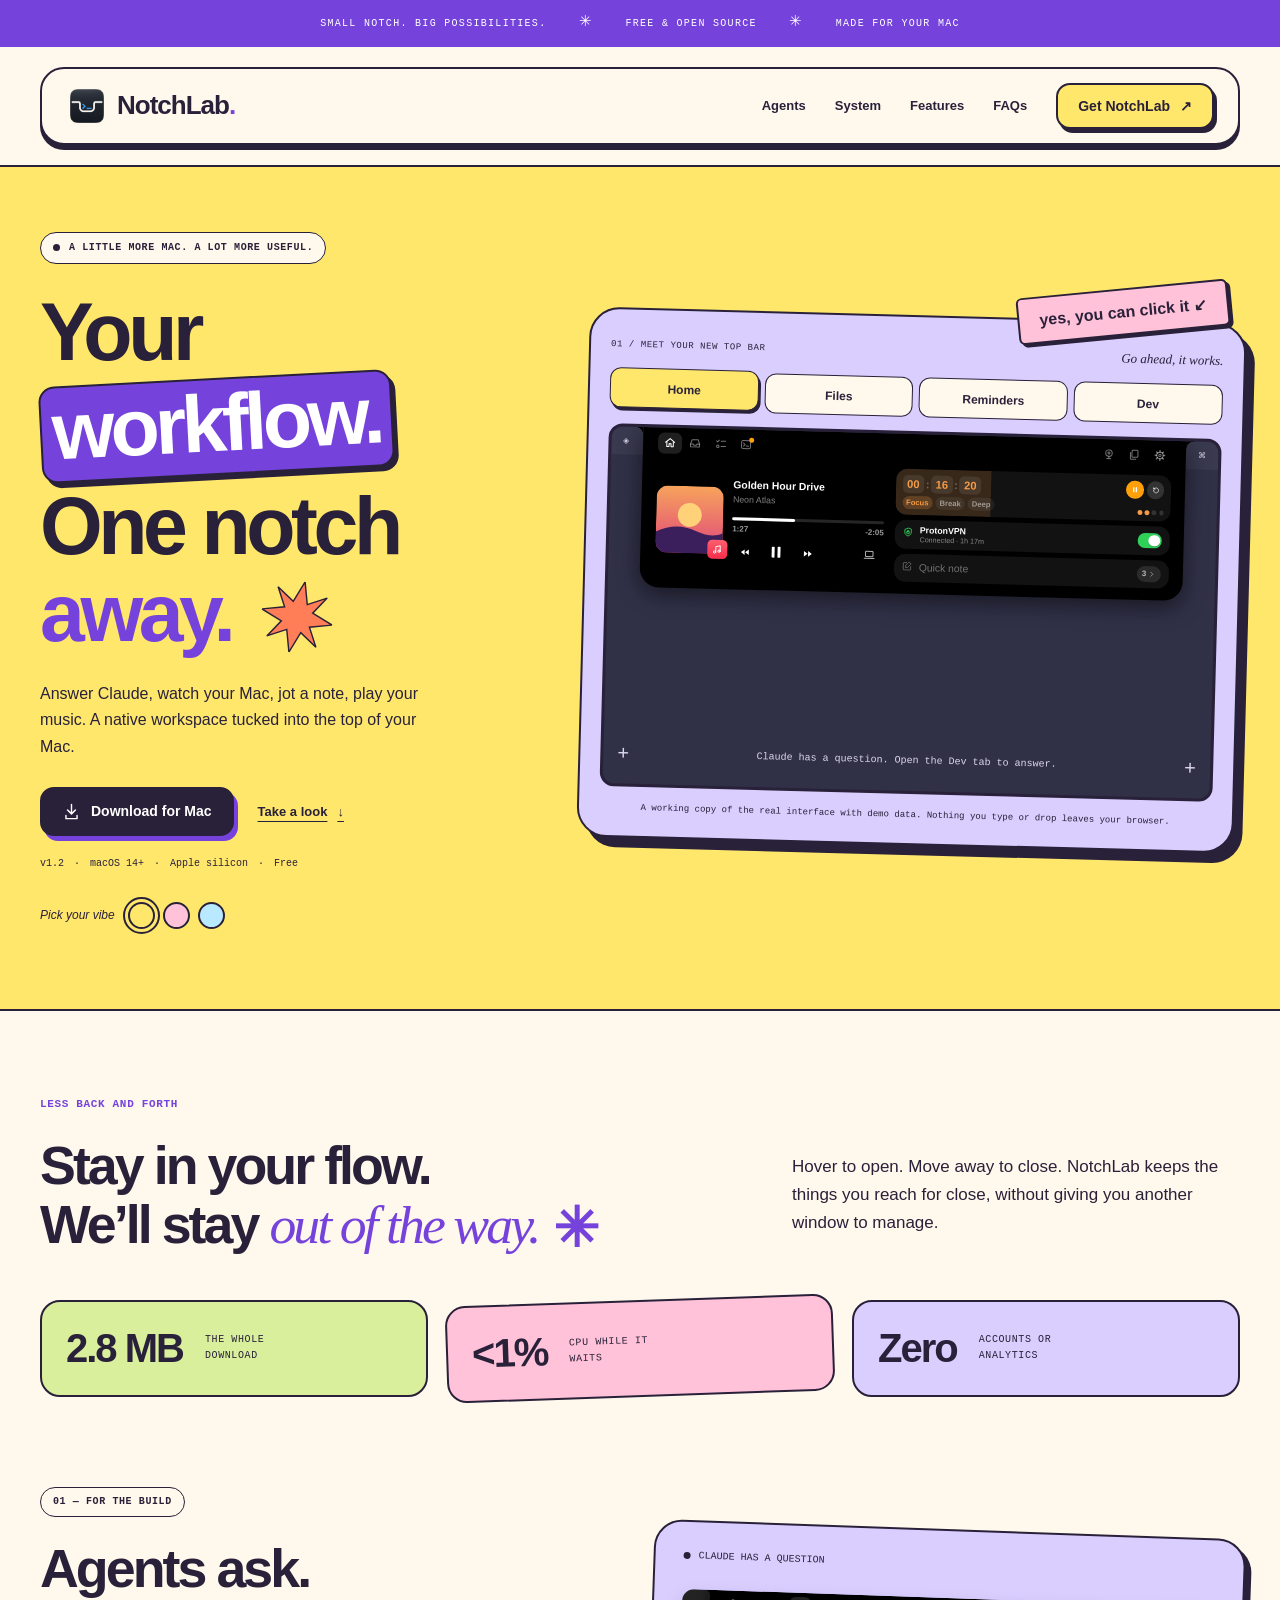
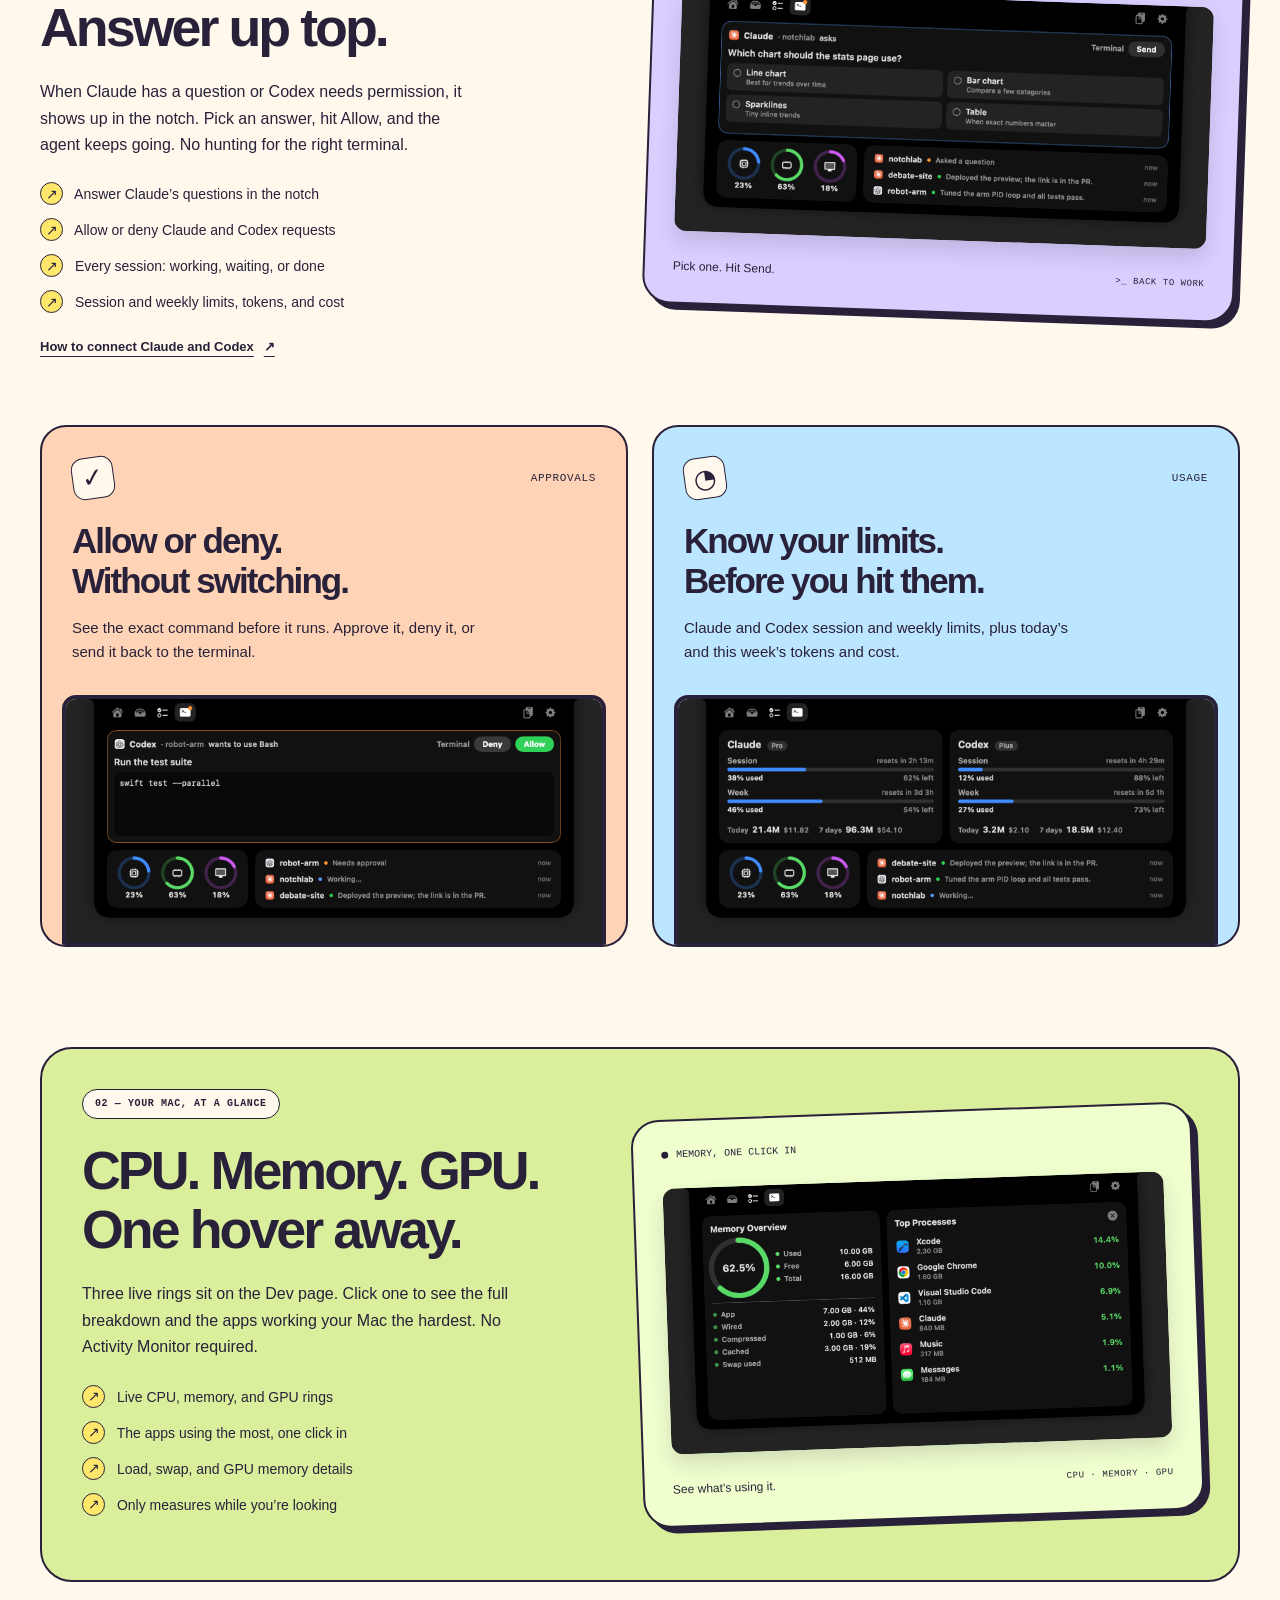
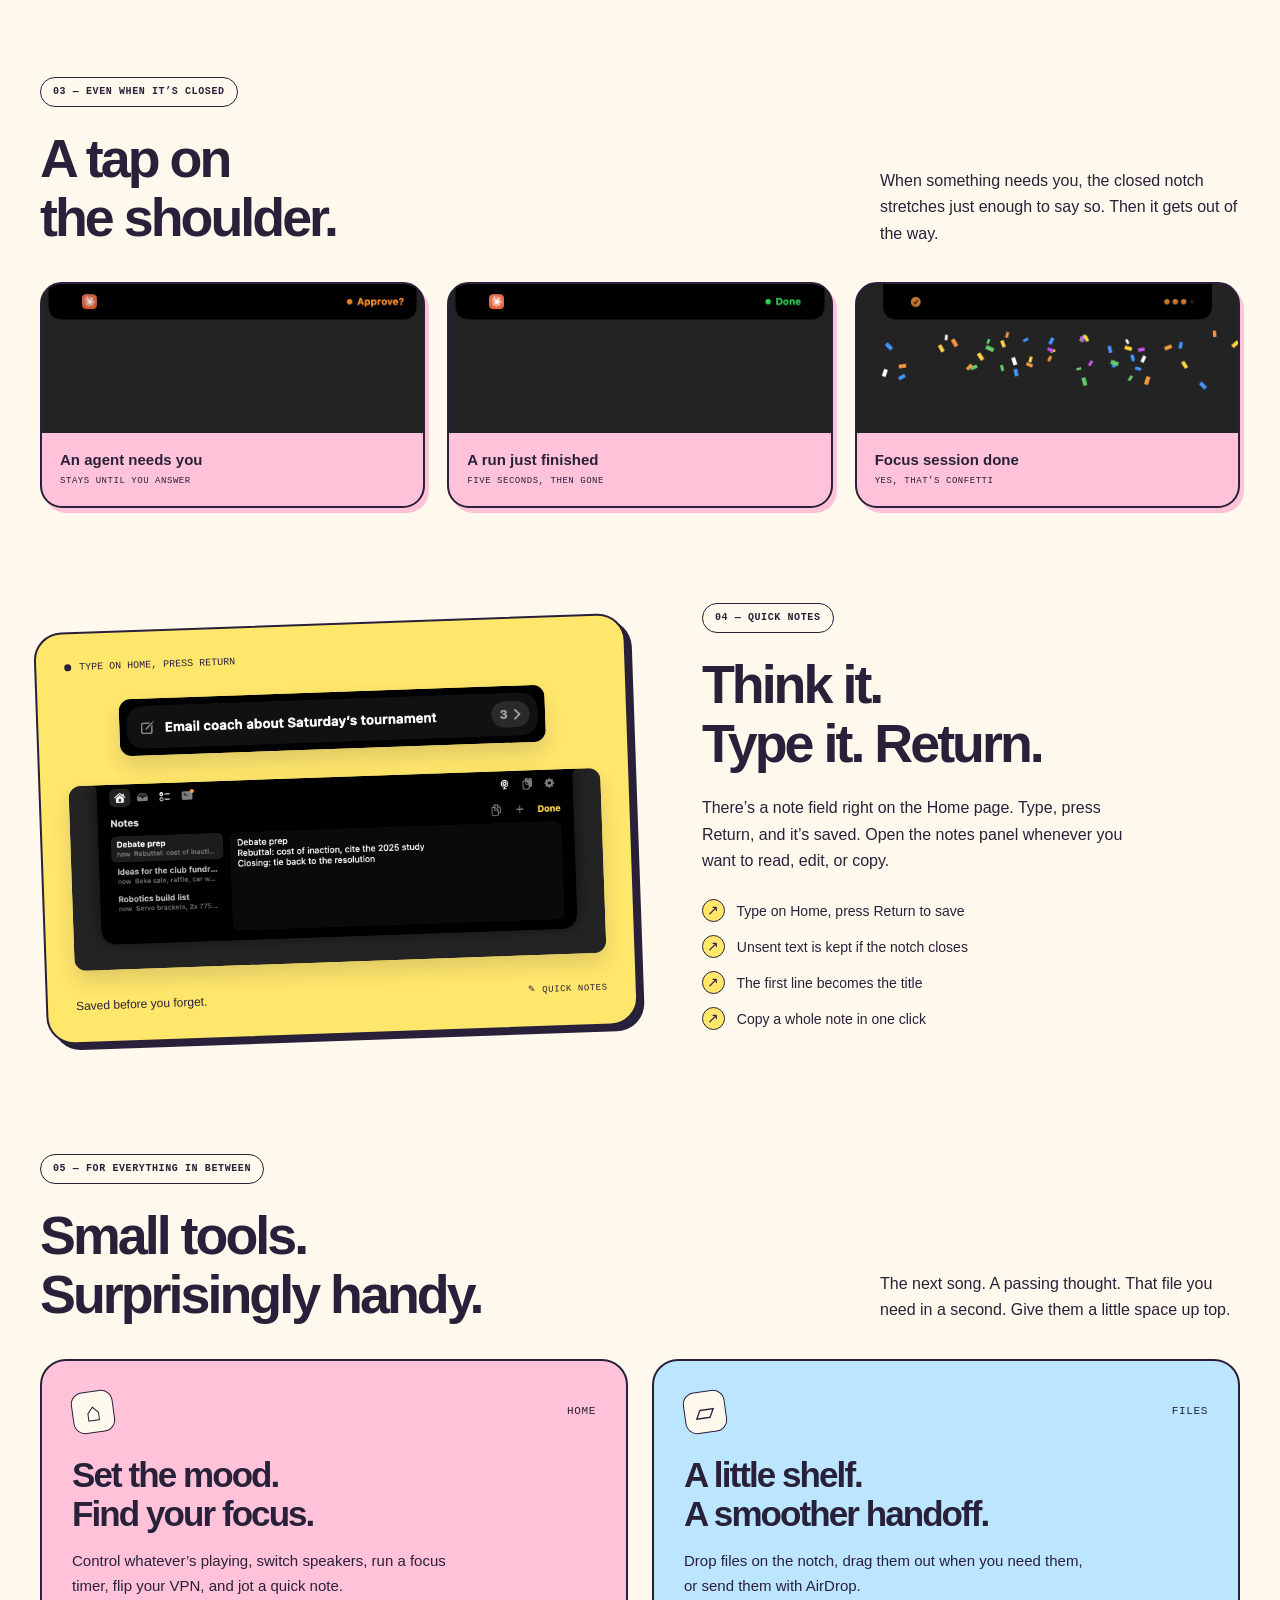
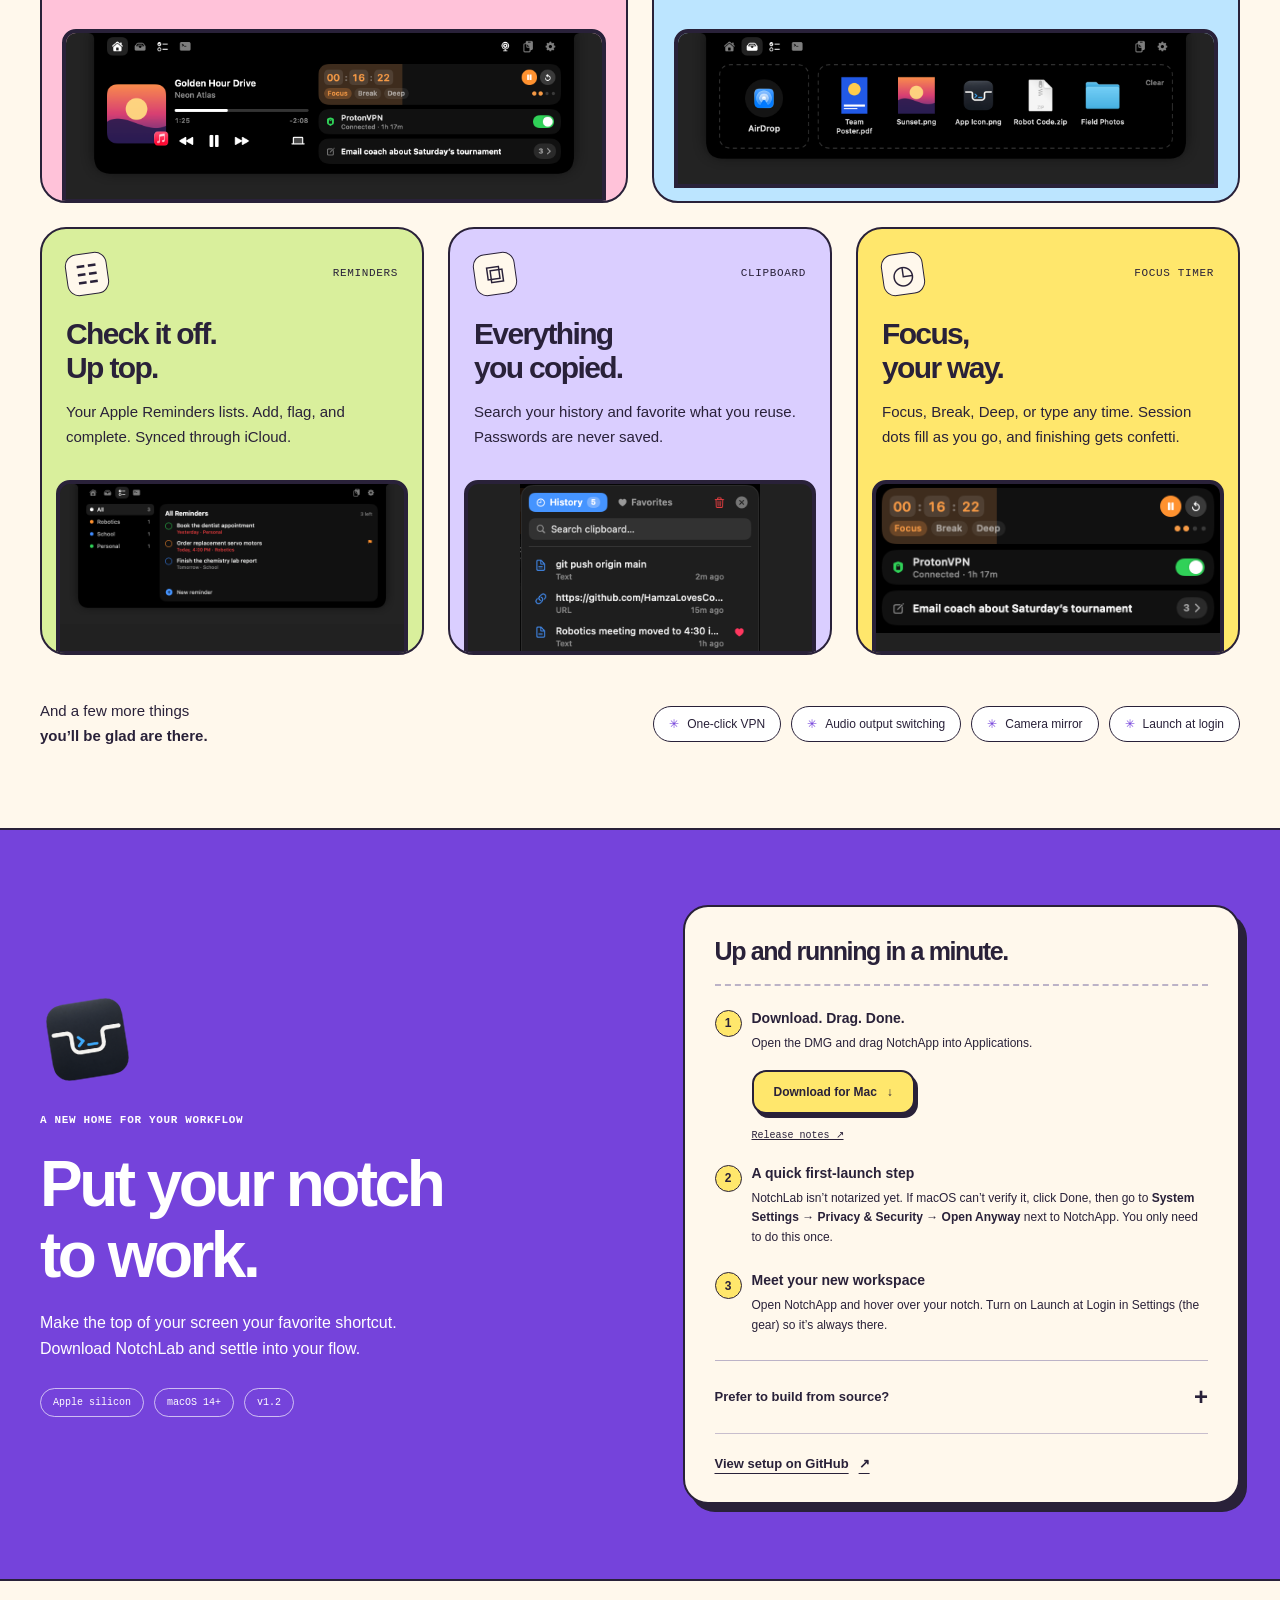
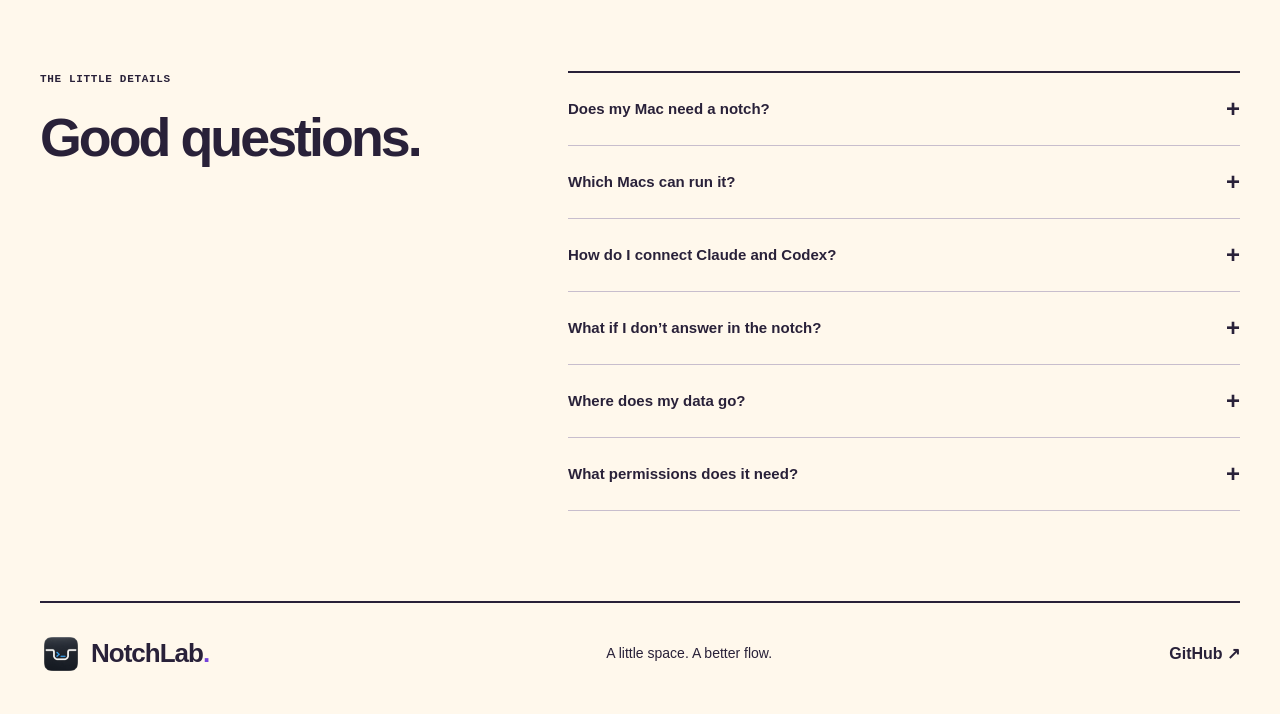
<file: website-playground/index.html>
<!doctype html>
<html lang="en">
  <head>
    <meta charset="utf-8">
    <meta name="viewport" content="width=device-width, initial-scale=1">
    <meta name="theme-color" content="#fff8ec">
    <meta name="description" content="Answer Claude, approve Codex, play your music, and park your files. NotchLab turns your Mac's notch into a small native workspace.">
    <meta property="og:title" content="NotchLab — Your workflow. One notch away.">
    <meta property="og:description" content="Answer your coding agents, control your music, and keep files, notes, and reminders one hover away.">
    <meta property="og:type" content="website">
    <title>NotchLab — A little more play.</title>
    <link rel="icon" type="image/png" href="assets/notchlab-icon.png">
    
    <link rel="stylesheet" href="styles.css?v=2">
    <link rel="stylesheet" href="notch.css">
    <script src="script.js?v=2" defer></script>
    <script src="notch.js?v=2" defer></script>
    <script src="playground.js" defer></script>
  </head>
  <body>
    <div class="announcement">SMALL NOTCH. BIG POSSIBILITIES. <span aria-hidden="true">✳</span> FREE & OPEN SOURCE <span aria-hidden="true">✳</span> MADE FOR YOUR MAC</div>
    <a class="skip-link" href="#main">Skip to content</a>
    <header class="site-header wrap">
      <a class="brand" href="#" aria-label="NotchLab home"><img src="assets/notchlab-icon.png" alt="" width="44" height="44">NotchLab<span class="brand-period">.</span></a>
      <nav aria-label="Main navigation"><a href="#agents">Agents</a><a href="#system">System</a><a href="#features">Features</a><a href="#questions">FAQs</a><a class="nav-cta" href="#install">Get NotchLab <span aria-hidden="true">↗</span></a>
      </nav>
    </header>
    <main id="main">
      <section class="hero" aria-labelledby="hero-title"><div class="hero-inner wrap"><div class="hero-copy">
        <div class="eyebrow"><span class="status-dot"></span> A little more Mac. A lot more useful.
        </div>
        <h1 id="hero-title">Your <span class="word-sticker">workflow.</span><br> One notch<br> <span class="away">away.</span><svg class="hero-star" viewBox="0 0 100 100" aria-hidden="true"><path d="M50 0 60 30 85 15 70 40 100 50 70 60 85 85 60 70 50 100 40 70 15 85 30 60 0 50 30 40 15 15 40 30Z"/></svg>
        </h1>
        <p class="hero-description">Answer Claude, watch your Mac, jot a note, play your music. A native workspace tucked into the top of your Mac.
        </p>
        <div class="hero-actions"><a class="button primary" href="https://github.com/HamzaLovesCoding/NotchLab/releases/latest/download/NotchLab.dmg"><svg viewBox="0 0 24 24" aria-hidden="true"><path d="M12 3v12m-5-5 5 5 5-5M5 17v4h14v-4"/></svg>Download for Mac</a><a class="text-link" href="#explore">Take a look <span aria-hidden="true">↓</span></a>
        </div>
        <p class="compatibility">v1.2 <span>·</span> macOS 14+ <span>·</span> Apple silicon <span>·</span> Free
        </p>
        <div class="palette" role="group" aria-label="Choose a color palette"><span>Pick your vibe</span><button type="button" data-palette="sunny" aria-label="Sunny palette" aria-pressed="true"></button><button type="button" data-palette="candy" aria-label="Candy palette" aria-pressed="false"></button><button type="button" data-palette="sky" aria-label="Sky palette" aria-pressed="false"></button></div>
        </div><div class="product-showcase" id="explore"><span class="demo-sticker">yes, you can click it ↙</span>
          <div class="showcase-heading"><span class="mono">01 / MEET YOUR NEW TOP BAR</span><span class="preview-hint">Go ahead, it works.</span>
          </div>
          <div class="demo-controls" role="group" aria-label="Explore the live demo" hidden>
            <button type="button" data-demo-tab="home" aria-pressed="true"><span>Home</span><small>Find your flow</small></button>
            <button type="button" data-demo-tab="shelf" aria-pressed="false"><span>Files</span><small>Make some room</small></button>
            <button type="button" data-demo-tab="reminders" aria-pressed="false"><span>Reminders</span><small>Check it off</small></button>
            <button type="button" data-demo-tab="dev" aria-pressed="false"><span>Dev</span><small>Meet your agents</small></button>
          </div>
          <div class="desktop">
            <div class="desktop-menubar" aria-hidden="true"><span class="desktop-app">◈ &nbsp; NotchLab <span>File &nbsp; Edit</span></span><span class="desktop-clock">Made for your Mac <span>⌘</span></span>
            </div>
            <div class="preview-content"><div class="camera-notch" aria-hidden="true"><span></span></div><div class="notch-stage"><img class="notch-fallback" src="assets/notch-home.png" width="1520" height="472" alt="NotchLab Home page with a playing song, a running focus timer, a VPN switch, and a quick note field" fetchpriority="high"></div>
            </div>
            <div class="desktop-bottom"><span class="tiny-cross" aria-hidden="true">+</span>
              <p id="preview-caption" aria-live="polite">A soundtrack, a focus timer, and a place for that passing thought.
              </p>
              <span class="tiny-cross" aria-hidden="true">+</span>
            </div>
          </div>
          <p class="preview-note">A working copy of the real interface with demo data. Nothing you type or drop leaves your browser.
          </p>
        </div></div>
      </section>
      <section class="intro wrap" aria-labelledby="intro-title">
        <p class="eyebrow">LESS BACK AND FORTH
        </p>
        <h2 id="intro-title">Stay in your flow.<br>We’ll stay <em>out of the way.</em> <button class="party-button" type="button" aria-label="Make some confetti" title="A tiny celebration">✳</button>
        </h2>
        <p>Hover to open. Move away to close. NotchLab keeps the things you reach for close, without giving you another window to manage.
        </p>
      </section>
      <section class="specs wrap" aria-label="NotchLab at a glance">
        <div><strong>2.8 MB</strong><span class="mono">THE WHOLE DOWNLOAD</span>
        </div>
        <div><strong>&lt;1%</strong><span class="mono">CPU WHILE IT WAITS</span>
        </div>
        <div><strong>Zero</strong><span class="mono">ACCOUNTS OR ANALYTICS</span>
        </div>
      </section>
      <section class="developer-section wrap" id="agents" aria-labelledby="dev-title">
        <div class="developer-copy"><span class="section-number">01 — FOR THE BUILD</span>
          <h2 id="dev-title">Agents ask.<br>Answer up top.
          </h2>
          <p>When Claude has a question or Codex needs permission, it shows up in the notch. Pick an answer, hit Allow, and the agent keeps going. No hunting for the right terminal.
          </p>
          <ul class="feature-list">
            <li><span aria-hidden="true">↗</span> Answer Claude’s questions in the notch
            </li>
            <li><span aria-hidden="true">↗</span> Allow or deny Claude and Codex requests
            </li>
            <li><span aria-hidden="true">↗</span> Every session: working, waiting, or done
            </li>
            <li><span aria-hidden="true">↗</span> Session and weekly limits, tokens, and cost
            </li>
          </ul>
          <a class="text-link" href="#setup-note">How to connect Claude and Codex <span aria-hidden="true">↗</span></a>
        </div>
        <div class="dev-art">
          <div class="art-label"><span class="status-dot"></span> CLAUDE HAS A QUESTION
          </div>
          <img src="assets/agent-question.png" alt="A Claude question with four answer options inside the notch, with Send and Terminal buttons" width="1520" height="692" loading="lazy">
          <div class="art-footer"><span>Pick one. Hit Send.</span><span class="mono">&gt;_ BACK TO WORK</span>
          </div>
        </div>
      </section>
      <section class="agent-cards wrap" aria-label="More for your agents">
        <div class="everyday-grid">
          <article class="feature-card">
            <div class="card-top"><span class="card-icon" aria-hidden="true">✓</span><span class="mono">APPROVALS</span>
            </div>
            <h3>Allow or deny.<br>Without switching.
            </h3>
            <p>See the exact command before it runs. Approve it, deny it, or send it back to the terminal.
            </p>
            <div class="card-image"><img src="assets/agent-approval.png" width="1520" height="692" alt="A Codex permission request to run swift test, with Deny and Allow buttons" loading="lazy">
            </div>
          </article>
          <article class="feature-card files-card">
            <div class="card-top"><span class="card-icon" aria-hidden="true">◔</span><span class="mono">USAGE</span>
            </div>
            <h3>Know your limits.<br>Before you hit them.
            </h3>
            <p>Claude and Codex session and weekly limits, plus today’s and this week’s tokens and cost.
            </p>
            <div class="card-image"><img src="assets/developer.png" width="1520" height="692" alt="Claude and Codex usage cards with session and weekly limits" loading="lazy">
            </div>
          </article>
        </div>
      </section>
      <section class="developer-section wrap" id="system" aria-labelledby="system-title">
        <div class="developer-copy"><span class="section-number">02 — YOUR MAC, AT A GLANCE</span>
          <h2 id="system-title">CPU. Memory. GPU.<br>One hover away.
          </h2>
          <p>Three live rings sit on the Dev page. Click one to see the full breakdown and the apps working your Mac the hardest. No Activity Monitor required.
          </p>
          <ul class="feature-list">
            <li><span aria-hidden="true">↗</span> Live CPU, memory, and GPU rings
            </li>
            <li><span aria-hidden="true">↗</span> The apps using the most, one click in
            </li>
            <li><span aria-hidden="true">↗</span> Load, swap, and GPU memory details
            </li>
            <li><span aria-hidden="true">↗</span> Only measures while you’re looking
            </li>
          </ul>
        </div>
        <div class="dev-art">
          <div class="art-label"><span class="status-dot"></span> MEMORY, ONE CLICK IN
          </div>
          <img src="assets/stats-memory.png" alt="Memory details: a 62.5% ring with used, free, and total memory, a breakdown of app, wired, compressed, cached, and swap, and the top apps by memory" width="1520" height="808" loading="lazy">
          <div class="art-footer"><span>See what’s using it.</span><span class="mono">CPU · MEMORY · GPU</span>
          </div>
        </div>
      </section>
      <section class="alerts wrap" aria-labelledby="alerts-title">
        <div class="section-heading">
          <div><span class="section-number">03 — EVEN WHEN IT’S CLOSED</span>
            <h2 id="alerts-title">A tap on<br>the shoulder.
            </h2>
          </div>
          <p>When something needs you, the closed notch stretches just enough to say so. Then it gets out of the way.
          </p>
        </div>
        <div class="alerts-grid">
          <figure class="alert-tile"><img src="assets/wing-approve.png" width="820" height="320" alt="The closed notch showing the Claude icon and an orange Approve? alert" loading="lazy">
            <figcaption><strong>An agent needs you</strong><span class="mono">STAYS UNTIL YOU ANSWER</span>
            </figcaption>
          </figure>
          <figure class="alert-tile"><img src="assets/wing-done.png" width="820" height="320" alt="The closed notch showing the Claude icon and a green Done alert" loading="lazy">
            <figcaption><strong>A run just finished</strong><span class="mono">FIVE SECONDS, THEN GONE</span>
            </figcaption>
          </figure>
          <figure class="alert-tile"><img src="assets/wing-celebrate.png" width="820" height="320" alt="The closed notch with a check, three session dots, and confetti" loading="lazy">
            <figcaption><strong>Focus session done</strong><span class="mono">YES, THAT’S CONFETTI</span>
            </figcaption>
          </figure>
        </div>
      </section>
      <section class="developer-section reverse wrap" id="notes" aria-labelledby="notes-title">
        <div class="dev-art notes-art">
          <div class="art-label"><span class="status-dot"></span> TYPE ON HOME, PRESS RETURN
          </div>
          <img class="quick-note-shot" src="assets/quick-note.png" alt="The quick note field on the Home page with a note being typed" width="712" height="96" loading="lazy">
          <img src="assets/notes.png" alt="The notes panel with a list of notes on the left and the selected note open on the right" width="1520" height="528" loading="lazy">
          <div class="art-footer"><span>Saved before you forget.</span><span class="mono">✎ QUICK NOTES</span>
          </div>
        </div>
        <div class="developer-copy"><span class="section-number">04 — QUICK NOTES</span>
          <h2 id="notes-title">Think it.<br>Type it. Return.
          </h2>
          <p>There’s a note field right on the Home page. Type, press Return, and it’s saved. Open the notes panel whenever you want to read, edit, or copy.
          </p>
          <ul class="feature-list">
            <li><span aria-hidden="true">↗</span> Type on Home, press Return to save
            </li>
            <li><span aria-hidden="true">↗</span> Unsent text is kept if the notch closes
            </li>
            <li><span aria-hidden="true">↗</span> The first line becomes the title
            </li>
            <li><span aria-hidden="true">↗</span> Copy a whole note in one click
            </li>
          </ul>
        </div>
      </section>
      <section class="everyday wrap" id="features" aria-labelledby="everyday-title">
        <div class="section-heading">
          <div><span class="section-number">05 — FOR EVERYTHING IN BETWEEN</span>
            <h2 id="everyday-title">Small tools.<br>Surprisingly handy.
            </h2>
          </div>
          <p>The next song. A passing thought. That file you need in a second. Give them a little space up top.
          </p>
        </div>
        <div class="everyday-grid">
          <article class="feature-card home-card">
            <div class="card-top"><span class="card-icon" aria-hidden="true">⌂</span><span class="mono">HOME</span>
            </div>
            <h3>Set the mood.<br>Find your focus.
            </h3>
            <p>Control whatever’s playing, switch speakers, run a focus timer, flip your VPN, and jot a quick note.
            </p>
            <div class="card-image"><img src="assets/home.png" width="1520" height="472" alt="Home page with a playing song, a running focus timer, a VPN switch, and a quick note field" loading="lazy">
            </div>
          </article>
          <article class="feature-card files-card">
            <div class="card-top"><span class="card-icon" aria-hidden="true">▱</span><span class="mono">FILES</span>
            </div>
            <h3>A little shelf.<br>A smoother handoff.
            </h3>
            <p>Drop files on the notch, drag them out when you need them, or send them with AirDrop.
            </p>
            <div class="card-image"><img src="assets/files.png" width="1520" height="428" alt="Files page with five files on the shelf next to an AirDrop drop zone" loading="lazy">
            </div>
          </article>
        </div>
        <div class="everyday-grid trio">
          <article class="feature-card">
            <div class="card-top"><span class="card-icon" aria-hidden="true">☷</span><span class="mono">REMINDERS</span>
            </div>
            <h3>Check it off.<br>Up top.
            </h3>
            <p>Your Apple Reminders lists. Add, flag, and complete. Synced through iCloud.
            </p>
            <div class="card-image"><img src="assets/reminders.png" width="1520" height="620" alt="Reminders page with lists and upcoming reminders" loading="lazy">
            </div>
          </article>
          <article class="feature-card">
            <div class="card-top"><span class="card-icon" aria-hidden="true">⧉</span><span class="mono">CLIPBOARD</span>
            </div>
            <h3>Everything<br>you copied.
            </h3>
            <p>Search your history and favorite what you reuse. Passwords are never saved.
            </p>
            <div class="card-image clip-image"><img src="assets/clipboard.png" width="604" height="656" alt="Clipboard history popup with search, favorites, and recent items" loading="lazy">
            </div>
          </article>
          <article class="feature-card">
            <div class="card-top"><span class="card-icon" aria-hidden="true">◷</span><span class="mono">FOCUS TIMER</span>
            </div>
            <h3>Focus,<br>your way.
            </h3>
            <p>Focus, Break, Deep, or type any time. Session dots fill as you go, and finishing gets confetti.
            </p>
            <div class="card-image"><img src="assets/timer-column.png" width="712" height="308" alt="A running focus timer with two session dots, next to the VPN switch and quick note field" loading="lazy">
            </div>
          </article>
        </div>
        <div class="extras">
          <p>And a few more things<br><strong>you’ll be glad are there.</strong>
          </p>
          <ul>
            <li>One-click VPN
            </li>
            <li>Audio output switching
            </li>
            <li>Camera mirror
            </li>
            <li>Launch at login
            </li>
          </ul>
        </div>
      </section>
      <section class="install-section" id="install" aria-labelledby="install-title">
        <div class="wrap install-grid">
          <div class="install-copy"><img class="install-icon" src="assets/notchlab-icon.png" alt="" width="88" height="88" loading="lazy">
            <p class="eyebrow">A NEW HOME FOR YOUR WORKFLOW
            </p>
            <h2 id="install-title">Put your notch<br>to work.
            </h2>
            <p>Make the top of your screen your favorite shortcut. Download NotchLab and settle into your flow.
            </p>
            <div class="requirements"><span>Apple silicon</span><span>macOS 14+</span><span>v1.2</span>
            </div>
          </div>
          <div class="install-instructions">
            <div class="install-title-row">
              <h3>Up and running in a minute.
              </h3>
              <span class="mono">HELLO, NOTCHLAB</span>
            </div>
            <ol class="install-steps">
              <li>
                <h4>Download. Drag. Done.
                </h4>
                <p>Open the DMG and drag NotchApp into Applications.
                </p>
                <a class="button download-button" href="https://github.com/HamzaLovesCoding/NotchLab/releases/latest/download/NotchLab.dmg">Download for Mac <span aria-hidden="true">↓</span></a><a class="release-link" href="https://github.com/HamzaLovesCoding/NotchLab/releases/latest" target="_blank" rel="noopener noreferrer">Release notes ↗</a>
              </li>
              <li>
                <h4>A quick first-launch step
                </h4>
                <p>NotchLab isn’t notarized yet. If macOS can’t verify it, click Done, then go to <strong>System Settings → Privacy &amp; Security → Open Anyway</strong> next to NotchApp. You only need to do this once.
                </p>
              </li>
              <li>
                <h4>Meet your new workspace
                </h4>
                <p>Open NotchApp and hover over your notch. Turn on Launch at Login in Settings (the gear) so it’s always there.
                </p>
              </li>
            </ol>
            <details class="source-install">
              <summary>Prefer to build from source?<span aria-hidden="true">+</span>
              </summary>
              <p>You’ll need Xcode Command Line Tools with Swift 6 or later. Install the tools with <code>xcode-select --install</code>, then run:
              </p>
              <div class="code-block"><button class="copy-button" type="button" aria-label="Copy install commands">Copy <span aria-hidden="true">⧉</span></button>
                <pre><code id="install-commands">git clone https://github.com/HamzaLovesCoding/NotchLab.git
cd NotchLab
./build.sh --install</code></pre>
              </div>
              <span class="copy-status" role="status" aria-live="polite"></span>
            </details>
            <a class="text-link" href="https://github.com/HamzaLovesCoding/NotchLab#readme" target="_blank" rel="noopener noreferrer">View setup on GitHub <span aria-hidden="true">↗</span></a>
          </div>
        </div>
      </section>
      <section class="faq wrap" id="questions" aria-labelledby="faq-title">
        <div>
          <p class="eyebrow">THE LITTLE DETAILS
          </p>
          <h2 id="faq-title">Good questions.
          </h2>
        </div>
        <div class="faq-list">
          <details>
            <summary>Does my Mac need a notch?<span aria-hidden="true">+</span>
            </summary>
            <p>No. On a display without a notch, NotchLab appears as a small pill at the top of the screen. Hover over it to open your workspace.
            </p>
          </details>
          <details>
            <summary>Which Macs can run it?<span aria-hidden="true">+</span>
            </summary>
            <p>The current build requires an Apple silicon Mac running macOS 14 or later. Building from source requires Xcode Command Line Tools with Swift 6 or later.
            </p>
          </details>
          <details id="setup-note">
            <summary>How do I connect Claude and Codex?<span aria-hidden="true">+</span>
            </summary>
            <p>Open the Dev page and click Connect Claude and Connect Codex. NotchLab adds its small notch-hook helper to each agent’s hook settings and leaves the rest of the file alone. Then run <code>/hooks</code> once in Codex to trust it, and restart any sessions that were already open. Prefer to do it by hand? There’s a <a href="https://github.com/HamzaLovesCoding/NotchLab#agent-questions-and-approvals" target="_blank" rel="noopener noreferrer">manual setup in the README</a>. Usage limits work without any setup. Claude questions can be answered in the notch; Codex supports approvals and finished alerts.
            </p>
          </details>
          <details>
            <summary>What if I don’t answer in the notch?<span aria-hidden="true">+</span>
            </summary>
            <p>The agent waits. Click Terminal to answer there instead, or leave it and the normal terminal prompt comes back after about five minutes. If NotchLab isn’t running, your agents behave exactly as they always do.
            </p>
          </details>
          <details>
            <summary>Where does my data go?<span aria-hidden="true">+</span>
            </summary>
            <p>Notes, clipboard history, and your file shelf stay on your Mac, and there’s no account or analytics. The one thing NotchLab asks the internet for is your Claude usage limit, checked with Anthropic using the sign-in Claude Code already keeps on your Mac.
            </p>
          </details>
          <details>
            <summary>What permissions does it need?<span aria-hidden="true">+</span>
            </summary>
            <p>Camera and Reminders access are requested when you use those features. Controlling some VPN apps also needs Accessibility access. You can turn on Launch at Login in Settings.
            </p>
          </details>
        </div>
      </section>
    </main>
    <footer class="wrap footer"><a class="brand" href="#"><img src="assets/notchlab-icon.png" alt="" width="36" height="36">NotchLab<span class="brand-period">.</span></a>
      <p>A little space. A better flow.
      </p>
      <a href="https://github.com/HamzaLovesCoding/NotchLab" target="_blank" rel="noopener noreferrer">GitHub <span aria-hidden="true">↗</span></a>
    </footer>
  </body>
</html>
</file>
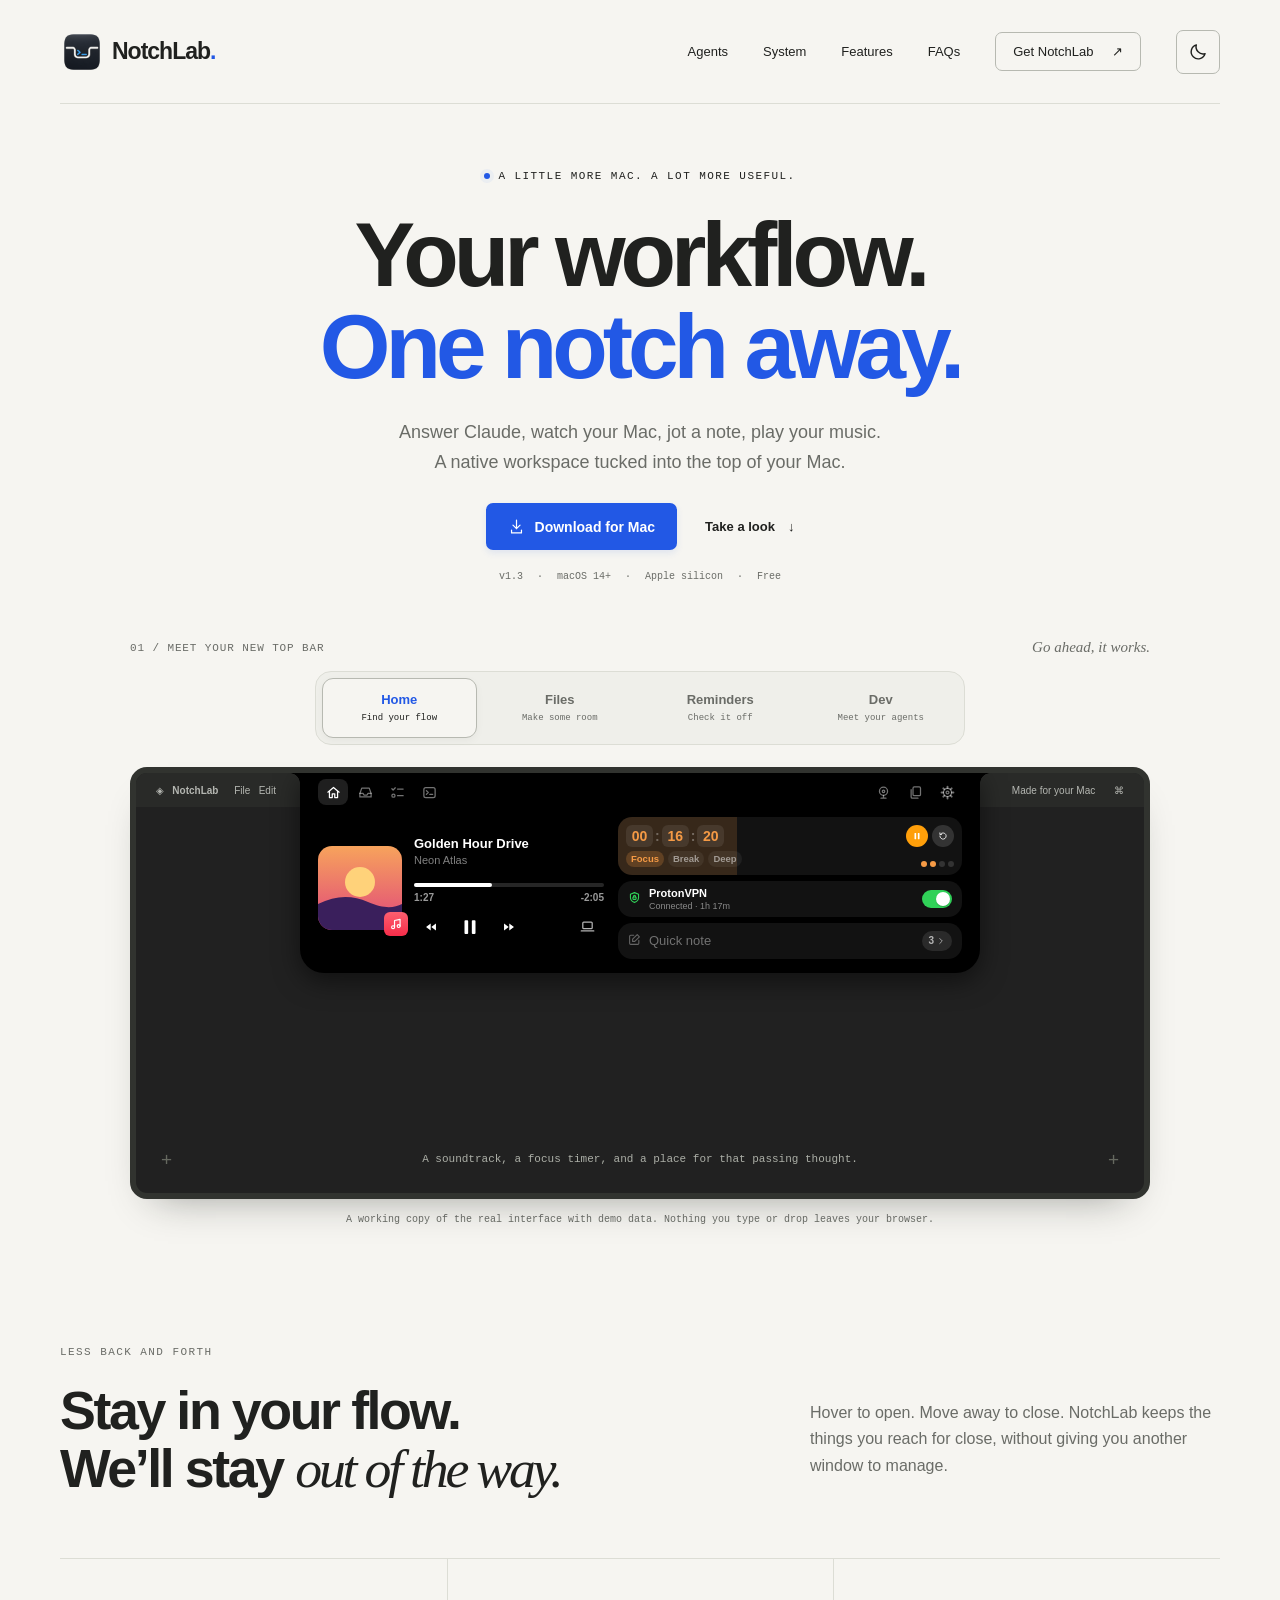
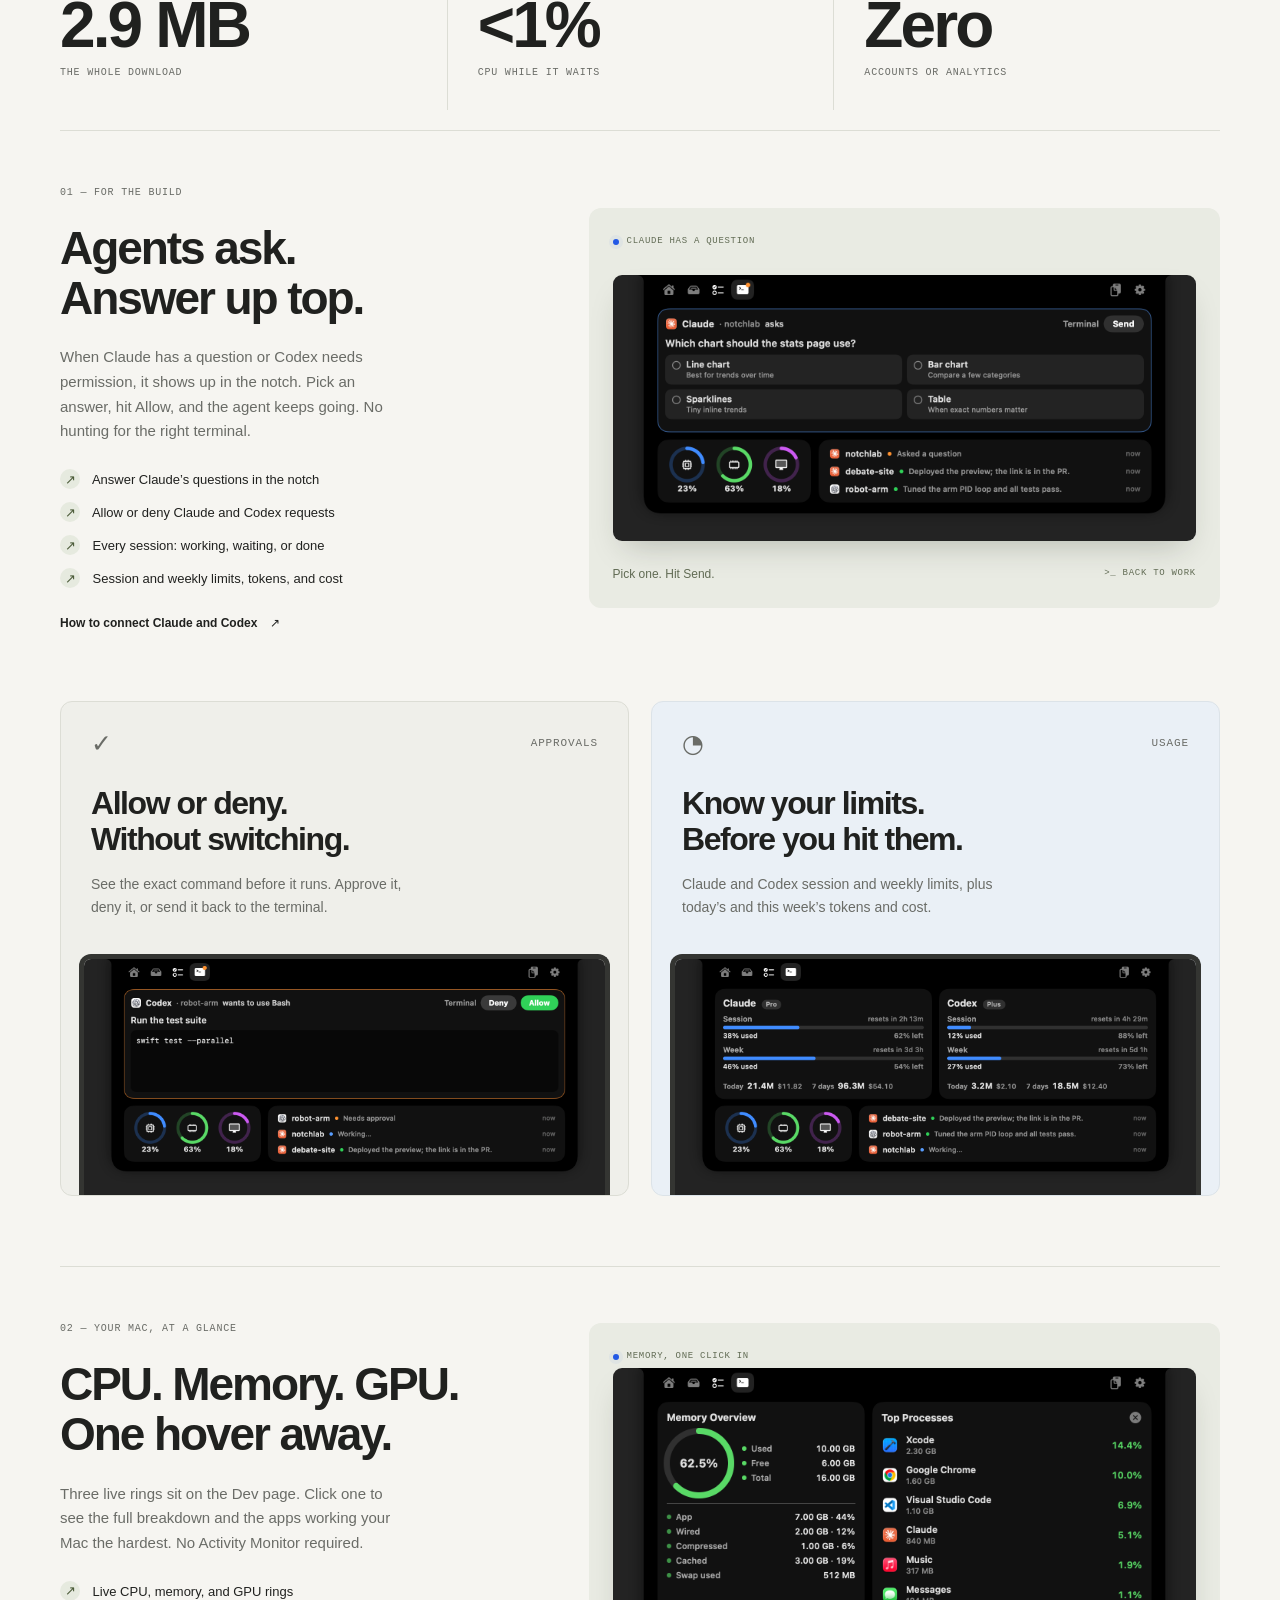
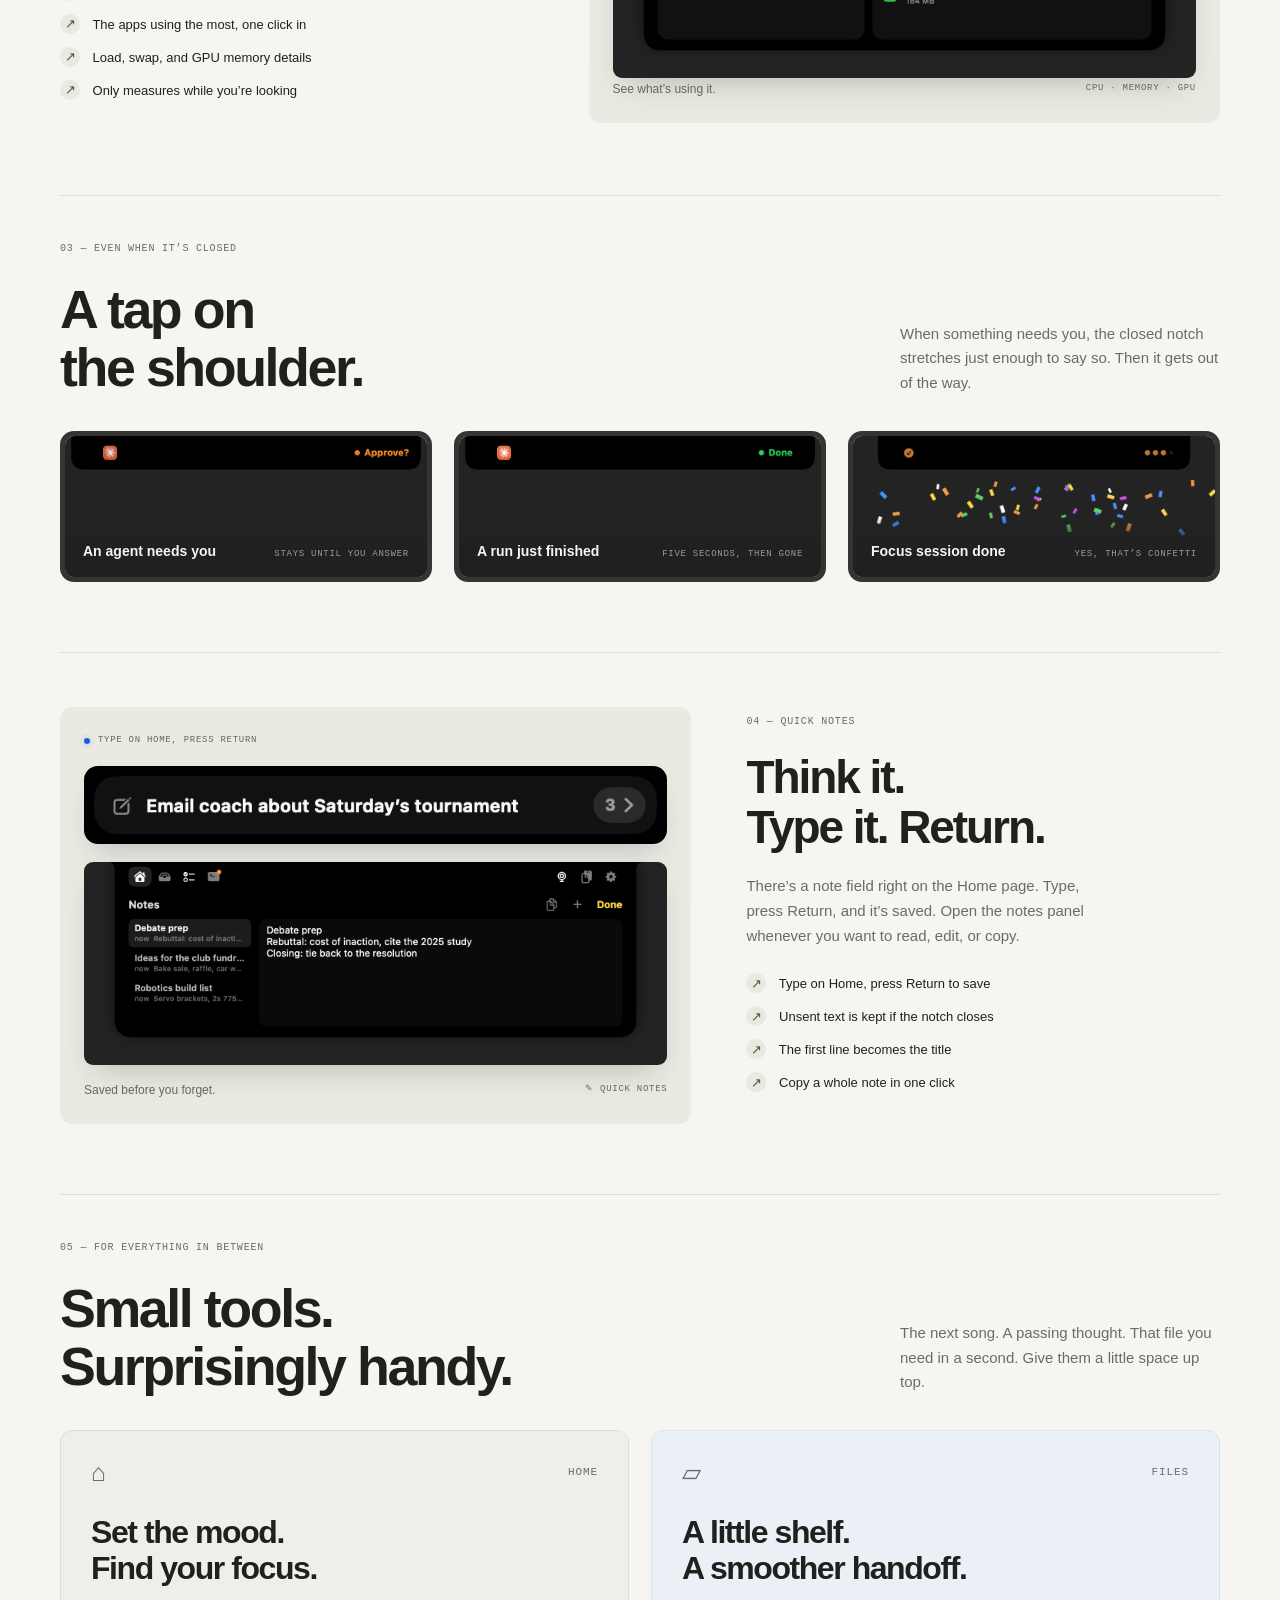
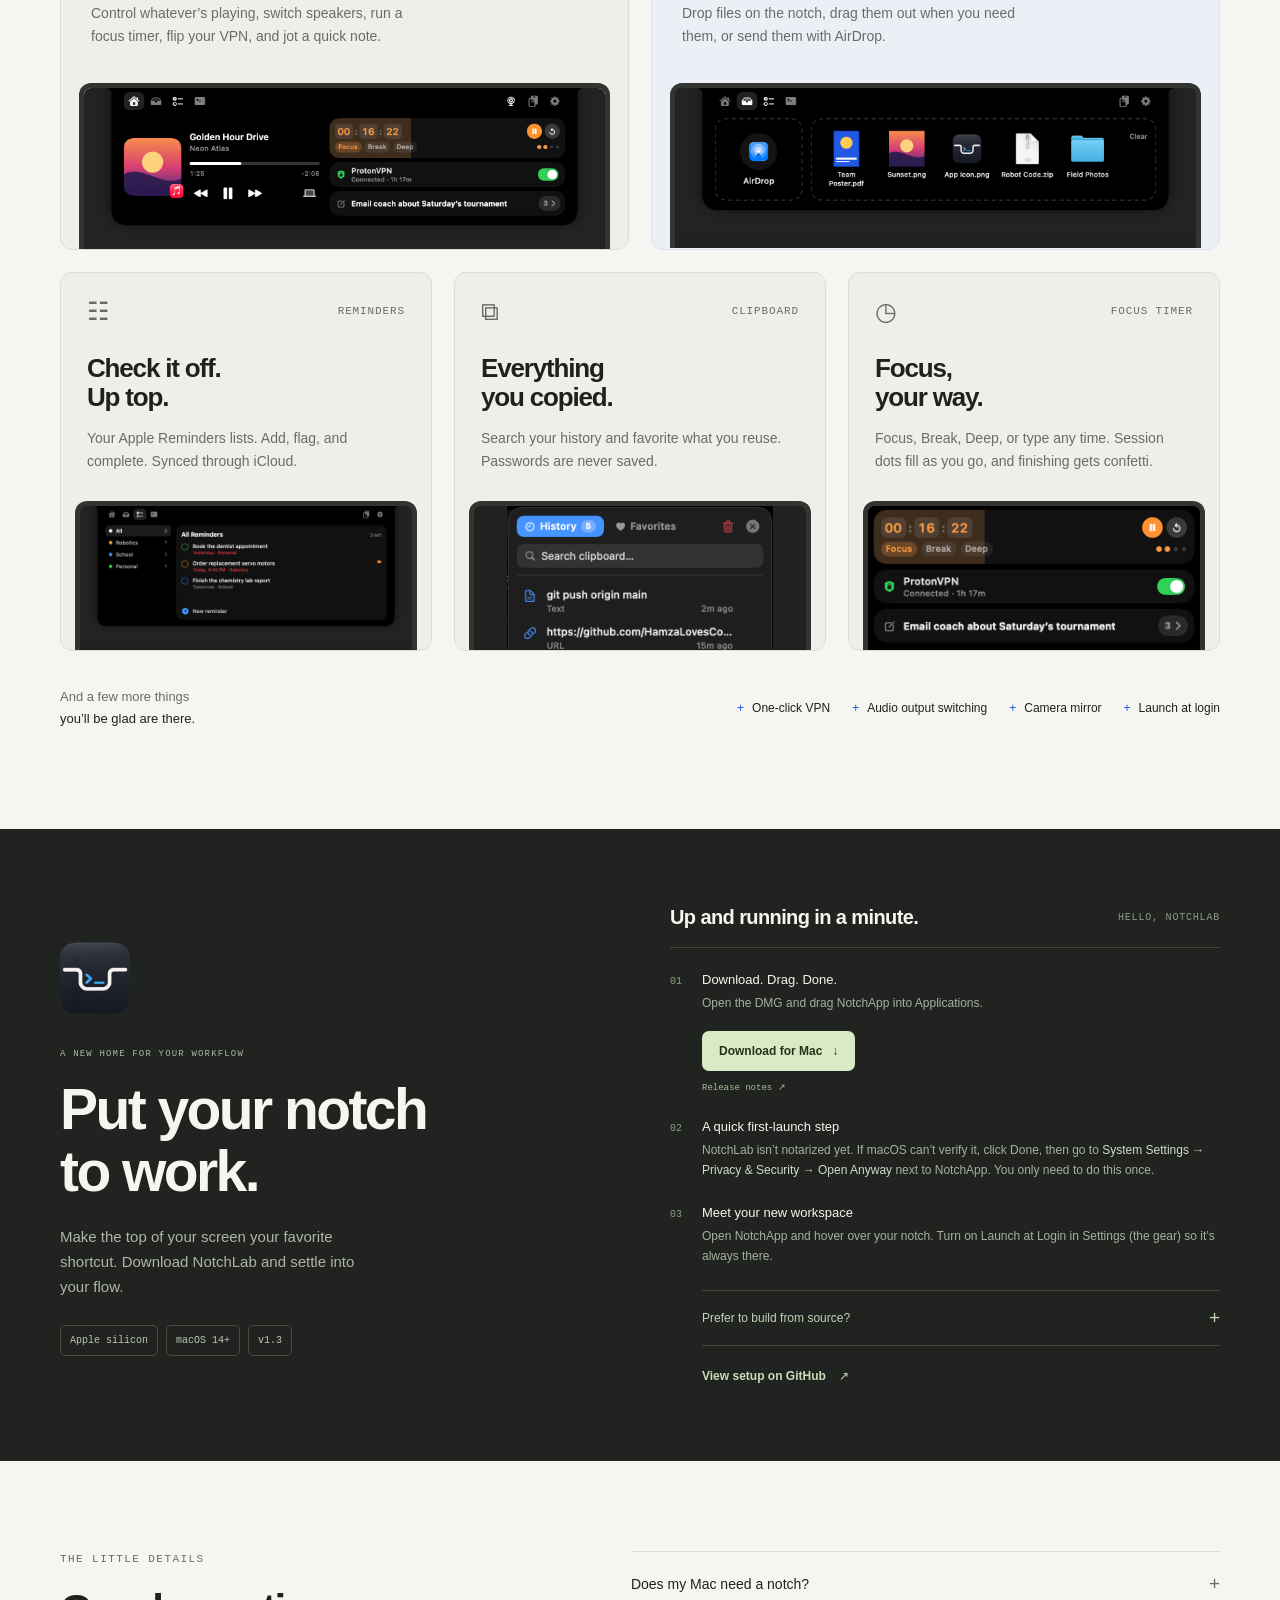
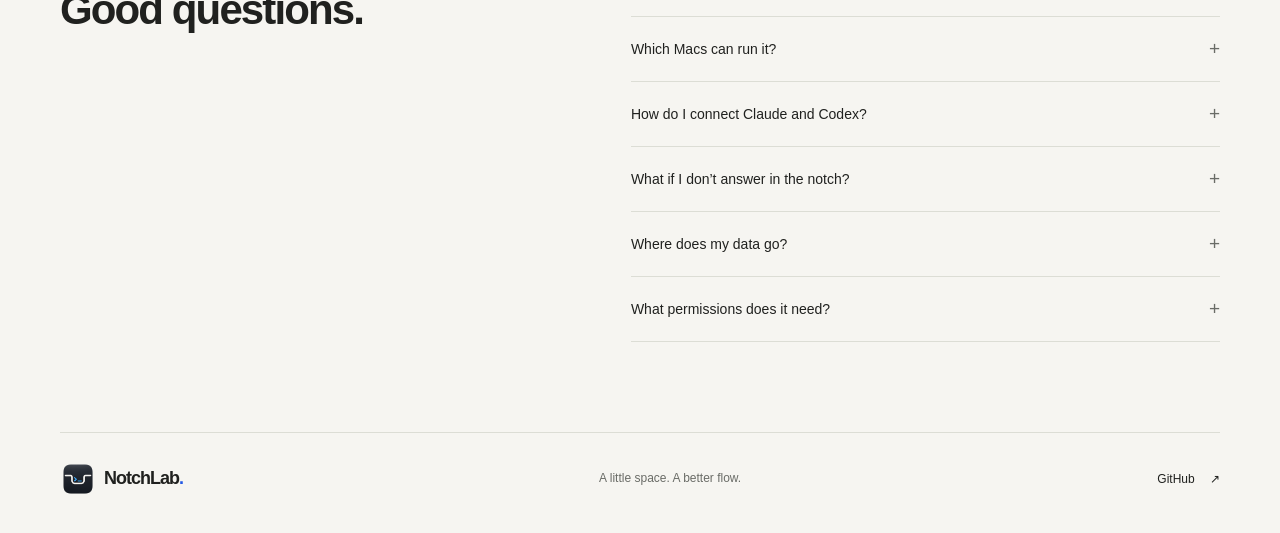
<file: website/index.html>
<!doctype html>
<html lang="en">
  <head>
    <meta charset="utf-8">
    <meta name="viewport" content="width=device-width, initial-scale=1">
    <meta name="theme-color" content="#f6f5f1">
    <meta name="description" content="Answer Claude, approve Codex, play your music, and park your files. NotchLab turns your Mac's notch into a small native workspace.">
    <meta property="og:title" content="NotchLab — Your workflow. One notch away.">
    <meta property="og:description" content="Answer your coding agents, control your music, and keep files, notes, and reminders one hover away.">
    <meta property="og:type" content="website">
    <meta property="og:url" content="https://hamzalovescoding.github.io/NotchLab/">
    <meta property="og:image" content="https://hamzalovescoding.github.io/NotchLab/assets/og.png">
    <meta property="og:image:width" content="1200">
    <meta property="og:image:height" content="630">
    <meta property="og:image:alt" content="The NotchLab panel open with music controls, a focus timer, VPN, and a quick note.">
    <meta name="twitter:card" content="summary_large_image">
    <title>NotchLab — Your workflow. One notch away.</title>
    <link rel="icon" type="image/png" href="assets/notchlab-icon.png">
    <script src="theme.js?v=2"></script>
    <link rel="stylesheet" href="styles.css?v=2">
    <link rel="stylesheet" href="notch.css">
    <script src="script.js?v=2" defer></script>
    <script src="notch.js?v=2" defer></script>
  </head>
  <body>
    <a class="skip-link" href="#main">Skip to content</a>
    <header class="site-header wrap">
      <a class="brand" href="#" aria-label="NotchLab home"><img src="assets/notchlab-icon.png" alt="" width="44" height="44">NotchLab<span class="brand-period">.</span></a>
      <nav aria-label="Main navigation"><a href="#agents">Agents</a><a href="#system">System</a><a href="#features">Features</a><a href="#questions">FAQs</a><a class="nav-cta" href="#install">Get NotchLab <span aria-hidden="true">↗</span></a>
        <button class="theme-toggle" type="button" aria-label="Dark mode" aria-pressed="false" title="Switch to dark mode" hidden>
          <svg class="theme-moon" viewBox="0 0 24 24" aria-hidden="true"><path d="M20.5 14A8.5 8.5 0 0 1 10 3.5 8.5 8.5 0 1 0 20.5 14Z"/></svg>
          <svg class="theme-sun" viewBox="0 0 24 24" aria-hidden="true"><circle cx="12" cy="12" r="4"/><path d="M12 2v2m0 16v2M2 12h2m16 0h2M5 5l1.5 1.5m11 11L19 19M5 19l1.5-1.5m11-11L19 5"/></svg>
        </button>
      </nav>
    </header>
    <main id="main">
      <section class="hero wrap" aria-labelledby="hero-title">
        <div class="eyebrow"><span class="status-dot"></span> A little more Mac. A lot more useful.
        </div>
        <h1 id="hero-title">Your workflow.<br><span>One notch away.</span>
        </h1>
        <p class="hero-description">Answer Claude, watch your Mac, jot a note, play your music.<br>A native workspace tucked into the top of your Mac.
        </p>
        <div class="hero-actions"><a class="button primary" href="https://github.com/HamzaLovesCoding/NotchLab/releases/latest/download/NotchLab.dmg"><svg viewBox="0 0 24 24" aria-hidden="true"><path d="M12 3v12m-5-5 5 5 5-5M5 17v4h14v-4"/></svg>Download for Mac</a><a class="text-link" href="#explore">Take a look <span aria-hidden="true">↓</span></a>
        </div>
        <p class="compatibility">v1.3 <span>·</span> macOS 14+ <span>·</span> Apple silicon <span>·</span> Free
        </p>
        <div class="product-showcase" id="explore">
          <div class="showcase-heading"><span class="mono">01 / MEET YOUR NEW TOP BAR</span><span class="preview-hint">Go ahead, it works.</span>
          </div>
          <div class="demo-controls" role="group" aria-label="Explore the live demo" hidden>
            <button type="button" data-demo-tab="home" aria-pressed="true"><span>Home</span><small>Find your flow</small></button>
            <button type="button" data-demo-tab="shelf" aria-pressed="false"><span>Files</span><small>Make some room</small></button>
            <button type="button" data-demo-tab="reminders" aria-pressed="false"><span>Reminders</span><small>Check it off</small></button>
            <button type="button" data-demo-tab="dev" aria-pressed="false"><span>Dev</span><small>Meet your agents</small></button>
          </div>
          <div class="desktop">
            <div class="desktop-menubar" aria-hidden="true"><span class="desktop-app">◈ &nbsp; NotchLab <span>File &nbsp; Edit</span></span><span class="desktop-clock">Made for your Mac <span>⌘</span></span>
            </div>
            <div class="preview-content"><div class="camera-notch" aria-hidden="true"><span></span></div><div class="notch-stage"><img class="notch-fallback" src="assets/notch-home.png" width="1520" height="472" alt="NotchLab Home page with a playing song, a running focus timer, a VPN switch, and a quick note field" fetchpriority="high"></div>
            </div>
            <div class="desktop-bottom"><span class="tiny-cross" aria-hidden="true">+</span>
              <p id="preview-caption" aria-live="polite">A soundtrack, a focus timer, and a place for that passing thought.
              </p>
              <span class="tiny-cross" aria-hidden="true">+</span>
            </div>
          </div>
          <p class="preview-note">A working copy of the real interface with demo data. Nothing you type or drop leaves your browser.
          </p>
        </div>
      </section>
      <section class="intro wrap" aria-labelledby="intro-title">
        <p class="eyebrow">LESS BACK AND FORTH
        </p>
        <h2 id="intro-title">Stay in your flow.<br>We’ll stay <em>out of the way.</em>
        </h2>
        <p>Hover to open. Move away to close. NotchLab keeps the things you reach for close, without giving you another window to manage.
        </p>
      </section>
      <section class="specs wrap" aria-label="NotchLab at a glance">
        <div><strong>2.9 MB</strong><span class="mono">THE WHOLE DOWNLOAD</span>
        </div>
        <div><strong>&lt;1%</strong><span class="mono">CPU WHILE IT WAITS</span>
        </div>
        <div><strong>Zero</strong><span class="mono">ACCOUNTS OR ANALYTICS</span>
        </div>
      </section>
      <section class="developer-section wrap" id="agents" aria-labelledby="dev-title">
        <div class="developer-copy"><span class="section-number">01 — FOR THE BUILD</span>
          <h2 id="dev-title">Agents ask.<br>Answer up top.
          </h2>
          <p>When Claude has a question or Codex needs permission, it shows up in the notch. Pick an answer, hit Allow, and the agent keeps going. No hunting for the right terminal.
          </p>
          <ul class="feature-list">
            <li><span aria-hidden="true">↗</span> Answer Claude’s questions in the notch
            </li>
            <li><span aria-hidden="true">↗</span> Allow or deny Claude and Codex requests
            </li>
            <li><span aria-hidden="true">↗</span> Every session: working, waiting, or done
            </li>
            <li><span aria-hidden="true">↗</span> Session and weekly limits, tokens, and cost
            </li>
          </ul>
          <a class="text-link" href="#setup-note">How to connect Claude and Codex <span aria-hidden="true">↗</span></a>
        </div>
        <div class="dev-art">
          <div class="art-label"><span class="status-dot"></span> CLAUDE HAS A QUESTION
          </div>
          <img src="assets/agent-question.png" alt="A Claude question with four answer options inside the notch, with Send and Terminal buttons" width="1520" height="692" loading="lazy">
          <div class="art-footer"><span>Pick one. Hit Send.</span><span class="mono">&gt;_ BACK TO WORK</span>
          </div>
        </div>
      </section>
      <section class="agent-cards wrap" aria-label="More for your agents">
        <div class="everyday-grid">
          <article class="feature-card">
            <div class="card-top"><span class="card-icon" aria-hidden="true">✓</span><span class="mono">APPROVALS</span>
            </div>
            <h3>Allow or deny.<br>Without switching.
            </h3>
            <p>See the exact command before it runs. Approve it, deny it, or send it back to the terminal.
            </p>
            <div class="card-image"><img src="assets/agent-approval.png" width="1520" height="692" alt="A Codex permission request to run swift test, with Deny and Allow buttons" loading="lazy">
            </div>
          </article>
          <article class="feature-card files-card">
            <div class="card-top"><span class="card-icon" aria-hidden="true">◔</span><span class="mono">USAGE</span>
            </div>
            <h3>Know your limits.<br>Before you hit them.
            </h3>
            <p>Claude and Codex session and weekly limits, plus today’s and this week’s tokens and cost.
            </p>
            <div class="card-image"><img src="assets/developer.png" width="1520" height="692" alt="Claude and Codex usage cards with session and weekly limits" loading="lazy">
            </div>
          </article>
        </div>
      </section>
      <section class="developer-section wrap" id="system" aria-labelledby="system-title">
        <div class="developer-copy"><span class="section-number">02 — YOUR MAC, AT A GLANCE</span>
          <h2 id="system-title">CPU. Memory. GPU.<br>One hover away.
          </h2>
          <p>Three live rings sit on the Dev page. Click one to see the full breakdown and the apps working your Mac the hardest. No Activity Monitor required.
          </p>
          <ul class="feature-list">
            <li><span aria-hidden="true">↗</span> Live CPU, memory, and GPU rings
            </li>
            <li><span aria-hidden="true">↗</span> The apps using the most, one click in
            </li>
            <li><span aria-hidden="true">↗</span> Load, swap, and GPU memory details
            </li>
            <li><span aria-hidden="true">↗</span> Only measures while you’re looking
            </li>
          </ul>
        </div>
        <div class="dev-art">
          <div class="art-label"><span class="status-dot"></span> MEMORY, ONE CLICK IN
          </div>
          <img src="assets/stats-memory.png" alt="Memory details: a 62.5% ring with used, free, and total memory, a breakdown of app, wired, compressed, cached, and swap, and the top apps by memory" width="1520" height="808" loading="lazy">
          <div class="art-footer"><span>See what’s using it.</span><span class="mono">CPU · MEMORY · GPU</span>
          </div>
        </div>
      </section>
      <section class="alerts wrap" aria-labelledby="alerts-title">
        <div class="section-heading">
          <div><span class="section-number">03 — EVEN WHEN IT’S CLOSED</span>
            <h2 id="alerts-title">A tap on<br>the shoulder.
            </h2>
          </div>
          <p>When something needs you, the closed notch stretches just enough to say so. Then it gets out of the way.
          </p>
        </div>
        <div class="alerts-grid">
          <figure class="alert-tile"><img src="assets/wing-approve.png" width="820" height="320" alt="The closed notch showing the Claude icon and an orange Approve? alert" loading="lazy">
            <figcaption><strong>An agent needs you</strong><span class="mono">STAYS UNTIL YOU ANSWER</span>
            </figcaption>
          </figure>
          <figure class="alert-tile"><img src="assets/wing-done.png" width="820" height="320" alt="The closed notch showing the Claude icon and a green Done alert" loading="lazy">
            <figcaption><strong>A run just finished</strong><span class="mono">FIVE SECONDS, THEN GONE</span>
            </figcaption>
          </figure>
          <figure class="alert-tile"><img src="assets/wing-celebrate.png" width="820" height="320" alt="The closed notch with a check, three session dots, and confetti" loading="lazy">
            <figcaption><strong>Focus session done</strong><span class="mono">YES, THAT’S CONFETTI</span>
            </figcaption>
          </figure>
        </div>
      </section>
      <section class="developer-section reverse wrap" id="notes" aria-labelledby="notes-title">
        <div class="dev-art notes-art">
          <div class="art-label"><span class="status-dot"></span> TYPE ON HOME, PRESS RETURN
          </div>
          <img class="quick-note-shot" src="assets/quick-note.png" alt="The quick note field on the Home page with a note being typed" width="712" height="96" loading="lazy">
          <img src="assets/notes.png" alt="The notes panel with a list of notes on the left and the selected note open on the right" width="1520" height="528" loading="lazy">
          <div class="art-footer"><span>Saved before you forget.</span><span class="mono">✎ QUICK NOTES</span>
          </div>
        </div>
        <div class="developer-copy"><span class="section-number">04 — QUICK NOTES</span>
          <h2 id="notes-title">Think it.<br>Type it. Return.
          </h2>
          <p>There’s a note field right on the Home page. Type, press Return, and it’s saved. Open the notes panel whenever you want to read, edit, or copy.
          </p>
          <ul class="feature-list">
            <li><span aria-hidden="true">↗</span> Type on Home, press Return to save
            </li>
            <li><span aria-hidden="true">↗</span> Unsent text is kept if the notch closes
            </li>
            <li><span aria-hidden="true">↗</span> The first line becomes the title
            </li>
            <li><span aria-hidden="true">↗</span> Copy a whole note in one click
            </li>
          </ul>
        </div>
      </section>
      <section class="everyday wrap" id="features" aria-labelledby="everyday-title">
        <div class="section-heading">
          <div><span class="section-number">05 — FOR EVERYTHING IN BETWEEN</span>
            <h2 id="everyday-title">Small tools.<br>Surprisingly handy.
            </h2>
          </div>
          <p>The next song. A passing thought. That file you need in a second. Give them a little space up top.
          </p>
        </div>
        <div class="everyday-grid">
          <article class="feature-card home-card">
            <div class="card-top"><span class="card-icon" aria-hidden="true">⌂</span><span class="mono">HOME</span>
            </div>
            <h3>Set the mood.<br>Find your focus.
            </h3>
            <p>Control whatever’s playing, switch speakers, run a focus timer, flip your VPN, and jot a quick note.
            </p>
            <div class="card-image"><img src="assets/home.png" width="1520" height="472" alt="Home page with a playing song, a running focus timer, a VPN switch, and a quick note field" loading="lazy">
            </div>
          </article>
          <article class="feature-card files-card">
            <div class="card-top"><span class="card-icon" aria-hidden="true">▱</span><span class="mono">FILES</span>
            </div>
            <h3>A little shelf.<br>A smoother handoff.
            </h3>
            <p>Drop files on the notch, drag them out when you need them, or send them with AirDrop.
            </p>
            <div class="card-image"><img src="assets/files.png" width="1520" height="428" alt="Files page with five files on the shelf next to an AirDrop drop zone" loading="lazy">
            </div>
          </article>
        </div>
        <div class="everyday-grid trio">
          <article class="feature-card">
            <div class="card-top"><span class="card-icon" aria-hidden="true">☷</span><span class="mono">REMINDERS</span>
            </div>
            <h3>Check it off.<br>Up top.
            </h3>
            <p>Your Apple Reminders lists. Add, flag, and complete. Synced through iCloud.
            </p>
            <div class="card-image"><img src="assets/reminders.png" width="1520" height="620" alt="Reminders page with lists and upcoming reminders" loading="lazy">
            </div>
          </article>
          <article class="feature-card">
            <div class="card-top"><span class="card-icon" aria-hidden="true">⧉</span><span class="mono">CLIPBOARD</span>
            </div>
            <h3>Everything<br>you copied.
            </h3>
            <p>Search your history and favorite what you reuse. Passwords are never saved.
            </p>
            <div class="card-image clip-image"><img src="assets/clipboard.png" width="604" height="656" alt="Clipboard history popup with search, favorites, and recent items" loading="lazy">
            </div>
          </article>
          <article class="feature-card">
            <div class="card-top"><span class="card-icon" aria-hidden="true">◷</span><span class="mono">FOCUS TIMER</span>
            </div>
            <h3>Focus,<br>your way.
            </h3>
            <p>Focus, Break, Deep, or type any time. Session dots fill as you go, and finishing gets confetti.
            </p>
            <div class="card-image"><img src="assets/timer-column.png" width="712" height="308" alt="A running focus timer with two session dots, next to the VPN switch and quick note field" loading="lazy">
            </div>
          </article>
        </div>
        <div class="extras">
          <p>And a few more things<br><strong>you’ll be glad are there.</strong>
          </p>
          <ul>
            <li>One-click VPN
            </li>
            <li>Audio output switching
            </li>
            <li>Camera mirror
            </li>
            <li>Launch at login
            </li>
          </ul>
        </div>
      </section>
      <section class="install-section" id="install" aria-labelledby="install-title">
        <div class="wrap install-grid">
          <div class="install-copy"><img class="install-icon" src="assets/notchlab-icon.png" alt="" width="88" height="88" loading="lazy">
            <p class="eyebrow">A NEW HOME FOR YOUR WORKFLOW
            </p>
            <h2 id="install-title">Put your notch<br>to work.
            </h2>
            <p>Make the top of your screen your favorite shortcut. Download NotchLab and settle into your flow.
            </p>
            <div class="requirements"><span>Apple silicon</span><span>macOS 14+</span><span>v1.3</span>
            </div>
          </div>
          <div class="install-instructions">
            <div class="install-title-row">
              <h3>Up and running in a minute.
              </h3>
              <span class="mono">HELLO, NOTCHLAB</span>
            </div>
            <ol class="install-steps">
              <li>
                <h4>Download. Drag. Done.
                </h4>
                <p>Open the DMG and drag NotchApp into Applications.
                </p>
                <a class="button download-button" href="https://github.com/HamzaLovesCoding/NotchLab/releases/latest/download/NotchLab.dmg">Download for Mac <span aria-hidden="true">↓</span></a><a class="release-link" href="https://github.com/HamzaLovesCoding/NotchLab/releases/latest" target="_blank" rel="noopener noreferrer">Release notes ↗</a>
              </li>
              <li>
                <h4>A quick first-launch step
                </h4>
                <p>NotchLab isn’t notarized yet. If macOS can’t verify it, click Done, then go to <strong>System Settings → Privacy &amp; Security → Open Anyway</strong> next to NotchApp. You only need to do this once.
                </p>
              </li>
              <li>
                <h4>Meet your new workspace
                </h4>
                <p>Open NotchApp and hover over your notch. Turn on Launch at Login in Settings (the gear) so it’s always there.
                </p>
              </li>
            </ol>
            <details class="source-install">
              <summary>Prefer to build from source?<span aria-hidden="true">+</span>
              </summary>
              <p>You’ll need Xcode Command Line Tools with Swift 6 or later. Install the tools with <code>xcode-select --install</code>, then run:
              </p>
              <div class="code-block"><button class="copy-button" type="button" aria-label="Copy install commands">Copy <span aria-hidden="true">⧉</span></button>
                <pre><code id="install-commands">git clone https://github.com/HamzaLovesCoding/NotchLab.git
cd NotchLab
./build.sh --install</code></pre>
              </div>
              <span class="copy-status" role="status" aria-live="polite"></span>
            </details>
            <a class="text-link" href="https://github.com/HamzaLovesCoding/NotchLab#readme" target="_blank" rel="noopener noreferrer">View setup on GitHub <span aria-hidden="true">↗</span></a>
          </div>
        </div>
      </section>
      <section class="faq wrap" id="questions" aria-labelledby="faq-title">
        <div>
          <p class="eyebrow">THE LITTLE DETAILS
          </p>
          <h2 id="faq-title">Good questions.
          </h2>
        </div>
        <div class="faq-list">
          <details>
            <summary>Does my Mac need a notch?<span aria-hidden="true">+</span>
            </summary>
            <p>No. On a display without a notch, NotchLab appears as a small pill at the top of the screen. Hover over it to open your workspace.
            </p>
          </details>
          <details>
            <summary>Which Macs can run it?<span aria-hidden="true">+</span>
            </summary>
            <p>The current build requires an Apple silicon Mac running macOS 14 or later. Building from source requires Xcode Command Line Tools with Swift 6 or later.
            </p>
          </details>
          <details id="setup-note">
            <summary>How do I connect Claude and Codex?<span aria-hidden="true">+</span>
            </summary>
            <p>Open the Dev page and click Connect Claude and Connect Codex. NotchLab adds its small notch-hook helper to each agent’s hook settings and leaves the rest of the file alone. Then run <code>/hooks</code> once in Codex to trust it, and restart any sessions that were already open. Prefer to do it by hand? There’s a <a href="https://github.com/HamzaLovesCoding/NotchLab#agent-questions-and-approvals" target="_blank" rel="noopener noreferrer">manual setup in the README</a>. Usage limits work without any setup. Claude questions can be answered in the notch; Codex supports approvals and finished alerts.
            </p>
          </details>
          <details>
            <summary>What if I don’t answer in the notch?<span aria-hidden="true">+</span>
            </summary>
            <p>The agent waits. Click Terminal to answer there instead, or leave it and the normal terminal prompt comes back after about five minutes. If NotchLab isn’t running, your agents behave exactly as they always do.
            </p>
          </details>
          <details>
            <summary>Where does my data go?<span aria-hidden="true">+</span>
            </summary>
            <p>Notes, clipboard history, and your file shelf stay on your Mac, and there’s no account or analytics. The one thing NotchLab asks the internet for is your Claude usage limit, checked with Anthropic using the sign-in Claude Code already keeps on your Mac.
            </p>
          </details>
          <details>
            <summary>What permissions does it need?<span aria-hidden="true">+</span>
            </summary>
            <p>Camera and Reminders access are requested when you use those features. Controlling some VPN apps also needs Accessibility access. You can turn on Launch at Login in Settings.
            </p>
          </details>
        </div>
      </section>
    </main>
    <footer class="wrap footer"><a class="brand" href="#"><img src="assets/notchlab-icon.png" alt="" width="36" height="36">NotchLab<span class="brand-period">.</span></a>
      <p>A little space. A better flow.
      </p>
      <a href="https://github.com/HamzaLovesCoding/NotchLab" target="_blank" rel="noopener noreferrer">GitHub <span aria-hidden="true">↗</span></a>
    </footer>
  </body>
</html>
</file>
<file: website-playground/styles.css>
:root {
  --paper:#fff8ec;
  --ink:#292139;
  --muted:#62596d;
  --hero:#ffe76c;
  --accent:#7543db;
  --accent-soft:#daceff;
  --pink:#ffc2d9;
  --green:#d9ef9c;
  --mono:ui-monospace,SFMono-Regular,Consolas,monospace;
  font-family:"Trebuchet MS",-apple-system,BlinkMacSystemFont,sans-serif;
  color:var(--ink);
  background:var(--paper);
  color-scheme:light;
}
:root[data-palette="candy"] { --hero:#ffc2d9; --accent:#a62c54; --accent-soft:#ffd7bd; }
:root[data-palette="sky"] { --hero:#b8e9ff; --accent:#235ab8; --accent-soft:#c8e8c0; }
* { box-sizing:border-box; }
html { scroll-behavior:smooth; scroll-padding-top:115px; }
body { margin:0; }
a { color:inherit; text-decoration:none; }
button,input { font:inherit; }
button { cursor:pointer; }
button,a { -webkit-tap-highlight-color:transparent; }
img { display:block; max-width:100%; height:auto; }
h1,h2,h3,h4,p { margin:0; }
h1,h2,h3 { font-family:"Arial Rounded MT Bold","Trebuchet MS",sans-serif; letter-spacing:-.055em; font-weight:900; }
p { line-height:1.65; }
a:focus-visible,button:focus-visible,summary:focus-visible,[tabindex]:focus-visible { outline:3px solid var(--accent); outline-offset:5px; }
::selection { background:var(--accent); color:#fff; }
.wrap { width:min(1240px,calc(100% - 80px)); margin-inline:auto; }
.mono,.eyebrow,.section-number { font:11px/1.6 var(--mono); letter-spacing:.06em; }
.eyebrow,.section-number { text-transform:uppercase; font-weight:600; }
.skip-link { position:fixed; top:-100px; left:20px; padding:15px; background:var(--ink); color:white; z-index:30; }
.skip-link:focus { top:10px; }
.announcement { padding:12px 20px; text-align:center; background:var(--accent); color:#fff; font:10px/1.5 var(--mono); letter-spacing:.13em; }
.announcement span { margin:0 25px; font-size:15px; }
.site-header { position:sticky; top:14px; z-index:10; display:flex; justify-content:space-between; align-items:center; height:78px; padding:0 24px; margin-top:20px; margin-bottom:20px; border:2px solid var(--ink); border-radius:24px; background:var(--paper); box-shadow:0 5px 0 var(--ink); }
.brand { display:inline-flex; align-items:center; gap:9px; font-weight:900; font-size:26px; letter-spacing:-1px; }
.brand img { width:42px; }
.brand-period { color:var(--accent); margin-left:-9px; }
.site-header nav { display:flex; align-items:center; gap:29px; font-size:13px; font-weight:700; }
.site-header nav>a:not(.nav-cta):hover { color:var(--accent); text-decoration:underline wavy; text-underline-offset:6px; }
.nav-cta,.button { display:inline-flex; align-items:center; justify-content:center; gap:10px; border:2px solid var(--ink); background:var(--hero); color:var(--ink); padding:13px 20px; border-radius:14px; font-weight:800; font-size:14px; box-shadow:3px 4px 0 var(--ink); transition:transform .2s,box-shadow .2s,background .25s; }
.button svg { width:19px; height:19px; fill:none; stroke:currentColor; stroke-width:1.8; stroke-linecap:round; stroke-linejoin:round; }
.hero { position:relative; padding:65px 0 80px; background:var(--hero); border-block:2px solid var(--ink); transition:background-color .35s; }
.hero-inner { display:grid; grid-template-columns:.86fr 1.14fr; gap:48px; align-items:center; }
.hero-copy { position:relative; }
.hero .eyebrow { display:inline-flex; align-items:center; gap:9px; font-size:10px; padding:7px 12px; border:1.5px solid var(--ink); border-radius:30px; background:var(--paper); }
.status-dot { width:7px; height:7px; border-radius:50%; display:inline-block; background:currentColor; }
h1 { position:relative; font-size:clamp(57px,6.3vw,91px); line-height:1.08; margin:25px 0 24px; }
.word-sticker { display:inline-block; color:#fff; background:var(--accent); border:2px solid var(--ink); border-radius:16px; padding:0 10px 6px; margin:2px -10px 8px 0; transform:rotate(-3deg); box-shadow:4px 5px 0 var(--ink); }
.away { color:var(--accent); }
.hero-star { position:absolute; width:72px; height:72px; fill:#ff7e57; stroke:var(--ink); stroke-width:2; margin:11px 0 0 30px; transform:rotate(13deg); }
.hero-description { max-width:410px; font-size:16px; }
.hero-description br { display:none; }
.hero-actions { display:flex; align-items:center; gap:24px; margin:27px 0 20px; }
.primary { background:var(--ink); color:#fff; box-shadow:4px 5px 0 var(--accent); }
.text-link { display:inline-flex; align-items:center; gap:10px; font-size:13px; font-weight:800; text-decoration:underline; text-underline-offset:5px; }
.compatibility { font:10px/1.6 var(--mono); }
.compatibility span { padding:0 4px; }
.palette { display:flex; gap:8px; align-items:center; margin-top:30px; }
.palette>span { font-size:12px; margin-right:5px; font-style:italic; }
.palette button { width:27px; height:27px; border:2px solid var(--ink); border-radius:50%; background:#ffe76c; padding:0; }
.palette button[data-palette="candy"] { background:#ffc2d9; }
.palette button[data-palette="sky"] { background:#b8e9ff; }
.palette button[aria-pressed="true"] { outline:2px solid var(--ink); outline-offset:3px; }
.product-showcase { min-width:0; position:relative; background:var(--accent-soft); border:2px solid var(--ink); border-radius:30px; padding:24px 20px 20px; box-shadow:9px 10px 0 var(--ink); transform:rotate(1.5deg); transition:background-color .35s; }
.demo-sticker { position:absolute; right:16px; top:-34px; padding:12px 20px; border:2px solid var(--ink); border-radius:6px; background:var(--pink); transform:rotate(-7deg); font-size:16px; font-weight:700; box-shadow:3px 3px 0 var(--ink); }
.showcase-heading { display:flex; justify-content:space-between; gap:10px; margin:4px 0 16px; }
.showcase-heading .mono { font-size:9px; }
.preview-hint { font:italic 13px Georgia,serif; }
.demo-controls { display:flex; gap:6px; margin-bottom:14px; }
.demo-controls[hidden] { display:none; }
.demo-controls button { flex:1; min-width:0; border:1.5px solid var(--ink); border-radius:11px; padding:10px 4px; color:var(--ink); background:#fff8ec; transition:transform .2s,background .2s; }
.demo-controls span { font-size:12px; font-weight:800; }
.demo-controls small { display:none; }
.demo-controls button[aria-pressed="true"] { background:var(--hero); box-shadow:2px 3px 0 var(--ink); transform:translateY(-2px); }
.demo-controls button:disabled { opacity:.5; cursor:default; }
.desktop { overflow:hidden; border:3px solid var(--ink); border-radius:14px; background:#303047; color:#fff; }
.desktop-menubar { height:28px; display:flex; justify-content:space-between; align-items:center; padding:0 12px; font:8px var(--mono); background:#ffffff0b; color:#d3cedd; }
.desktop-app>span { margin-left:8px; }
.desktop-clock>span { margin-left:8px; }
.preview-content { position:relative; max-width:760px; margin:-28px auto 0; min-height:265px; display:flex; justify-content:center; }
.camera-notch { display:none; }
.desktop-bottom { min-height:62px; padding:14px; display:flex; gap:12px; justify-content:space-between; align-items:center; color:#ded8eb; }
.desktop-bottom p { font:10px/1.5 var(--mono); text-align:center; }
.tiny-cross { font-size:20px; }
.preview-note { font:9px/1.5 var(--mono); text-align:center; margin-top:15px; }
.intro { position:relative; display:grid; grid-template-columns:1.2fr .8fr; gap:22px 80px; padding-top:85px; padding-bottom:45px; }
.intro>.eyebrow { grid-column:1/-1; color:var(--accent); }
h2 { font-size:clamp(36px,4.2vw,60px); line-height:1.1; }
h2 em { font-family:Georgia,serif; font-weight:400; color:var(--accent); }
.intro>p:last-child { align-self:center; font-size:17px; }
.party-button { display:inline-flex; align-items:center; justify-content:center; width:50px; height:50px; padding:0; border:0; background:transparent; color:var(--accent); font-size:55px; vertical-align:middle; transition:transform .4s; }
.party-button:hover { transform:rotate(90deg); }
.specs { display:grid; grid-template-columns:repeat(3,1fr); gap:18px; margin-bottom:90px; }
.specs>div { display:flex; gap:22px; align-items:center; padding:24px; border:2px solid var(--ink); border-radius:20px; background:var(--green); }
.specs>div:nth-child(2) { background:var(--pink); transform:rotate(-2deg); }
.specs>div:nth-child(3) { background:var(--accent-soft); }
.specs strong { font-size:40px; font-weight:900; letter-spacing:-.05em; }
.specs .mono { font-size:10px; max-width:100px; }
.developer-section { display:grid; grid-template-columns:1fr 1.1fr; align-items:center; gap:70px; margin-bottom:70px; }
.section-number { display:inline-block; border:1.5px solid var(--ink); border-radius:30px; background:var(--paper); padding:6px 12px; margin-bottom:22px; font-size:10px; }
.developer-copy>p { margin-top:22px; font-size:16px; max-width:440px; }
.feature-list { list-style:none; margin:24px 0; padding:0; font-size:14px; display:grid; gap:13px; }
.feature-list span { display:inline-flex; justify-content:center; align-items:center; width:23px; height:23px; background:var(--hero); border:1px solid var(--ink); border-radius:50%; margin-right:8px; }
.dev-art { display:flex; flex-direction:column; justify-content:space-between; gap:28px; min-width:0; min-height:370px; padding:28px; border:2px solid var(--ink); border-radius:28px; background:var(--accent-soft); box-shadow:6px 6px 0 var(--ink); transform:rotate(2deg); }
.art-label { display:flex; gap:8px; align-items:center; font:10px var(--mono); }
.dev-art img { border-radius:12px; box-shadow:0 10px 20px #29213926; }
.art-footer { display:flex; justify-content:space-between; gap:10px; font-size:12px; }
.art-footer .mono { font-size:9px; }
.everyday-grid { display:grid; grid-template-columns:1fr 1fr; gap:24px; }
.agent-cards { margin-bottom:100px; }
.feature-card { min-width:0; padding:30px 30px 0; border:2px solid var(--ink); border-radius:26px; background:#ffd3b6; overflow:hidden; transition:transform .3s,box-shadow .3s; }
.files-card { background:#bce5ff; }
.card-top { display:flex; justify-content:space-between; align-items:center; margin-bottom:22px; }
.card-icon { display:grid; place-items:center; width:42px; height:42px; border:1.5px solid var(--ink); background:var(--paper); border-radius:12px; font-size:26px; transform:rotate(-8deg); }
.feature-card h3 { font-size:35px; line-height:1.12; margin-bottom:16px; }
.feature-card>p { max-width:410px; font-size:15px; }
.card-image { background:#212121; border:4px solid var(--ink); border-radius:14px 14px 0 0; margin:30px -10px -2px; overflow:hidden; }
.card-image img { width:100%; }
#system { padding:40px; background:var(--green); border:2px solid var(--ink); border-radius:32px; gap:45px; }
#system .dev-art { background:#f0ffce; transform:rotate(-2deg); }
.alerts { margin-top:95px; margin-bottom:95px; }
.section-heading { display:flex; justify-content:space-between; gap:50px; align-items:flex-end; margin-bottom:35px; }
.section-heading>p { max-width:360px; font-size:16px; }
.alerts-grid { display:grid; grid-template-columns:repeat(3,1fr); gap:22px; }
.alert-tile { margin:0; border:2px solid var(--ink); border-radius:22px; background:#202020; overflow:hidden; box-shadow:4px 5px 0 var(--pink); }
.alert-tile img { width:100%; }
.alert-tile figcaption { background:var(--pink); padding:18px; display:flex; flex-direction:column; gap:6px; font-size:15px; }
.alert-tile .mono { font-size:9px; }
.reverse { grid-template-columns:1.1fr 1fr; }
.notes-art { background:var(--hero); transform:rotate(-2deg); }
.notes-art .quick-note-shot { width:80%; margin:0 auto; }
.everyday { padding:30px 0 70px; }
.home-card { background:var(--pink); }
.trio { grid-template-columns:repeat(3,1fr); margin-top:24px; }
.trio .feature-card { padding:24px 24px 0; background:var(--green); }
.trio .feature-card:nth-child(2) { background:var(--accent-soft); }
.trio .feature-card:nth-child(3) { background:var(--hero); }
.trio h3 { font-size:30px; }
.trio .card-image { height:175px; }
.clip-image img { width:70%; margin:auto; }
.extras { display:flex; justify-content:space-between; gap:30px; align-items:center; margin-top:35px; }
.extras>p { font-size:15px; }
.extras ul { display:flex; flex-wrap:wrap; justify-content:flex-end; gap:10px; list-style:none; padding:0; max-width:650px; }
.extras li { border:1.5px solid var(--ink); padding:10px 15px; border-radius:30px; font-size:12px; background:white; }
.extras li::before { content:'✳'; color:var(--accent); margin-right:8px; }
.install-section { background:var(--accent); color:white; border-block:2px solid var(--ink); padding:75px 0; }
.install-grid { display:grid; grid-template-columns:1fr 1fr; gap:85px; align-items:center; }
.install-grid>* { min-width:0; }
.install-icon { width:95px; margin-bottom:25px; transform:rotate(-9deg); }
.install-copy h2 { font-size:64px; margin:20px 0; }
.install-copy>p:not(.eyebrow) { max-width:370px; }
.requirements { display:flex; flex-wrap:wrap; gap:10px; margin-top:25px; }
.requirements span { font:10px var(--mono); border:1px solid #ffffffa6; border-radius:30px; padding:8px 12px; }
.install-instructions { background:var(--paper); color:var(--ink); border:2px solid var(--ink); border-radius:25px; padding:30px; box-shadow:7px 8px 0 var(--ink); }
.install-title-row { border-bottom:2px dashed #bcb3c7; padding-bottom:18px; }
.install-title-row h3 { font-size:25px; }
.install-title-row>.mono { display:none; }
.install-steps { list-style:none; counter-reset:step; padding:0; }
.install-steps>li { position:relative; padding-left:37px; margin-top:24px; counter-increment:step; }
.install-steps>li::before { content:counter(step); position:absolute; left:0; top:0; display:grid; place-items:center; width:25px; height:25px; background:var(--hero); border:1px solid var(--ink); border-radius:50%; font-size:12px; font-weight:800; }
.install-steps h4 { font-size:14px; }
.install-steps p { font-size:12px; margin-top:8px; }
.download-button { background:var(--hero); margin-top:16px; font-size:12px; }
.release-link { display:block; font:10px var(--mono); margin-top:15px; text-decoration:underline; }
.source-install { margin:24px 0 20px; border-top:1px solid #bcb3c7; }
.source-install summary { font-size:13px; }
.source-install>p { font-size:12px; }
.code-block { position:relative; background:var(--ink); color:#fff; padding:38px 14px 14px; border-radius:12px; margin:14px 0 8px; }
.code-block pre { margin:0; overflow-x:auto; }
.code-block code { font:10px/1.9 var(--mono); }
.copy-button { position:absolute; right:12px; top:8px; background:transparent; color:white; border:1px solid #bbb; border-radius:5px; padding:3px 7px; font-size:10px; }
.copy-status { display:block; font-size:11px; min-height:20px; }
.faq { display:grid; grid-template-columns:.8fr 1.2fr; gap:80px; padding:90px 0; }
.faq h2 { margin-top:20px; }
.faq-list { border-top:2px solid var(--ink); }
details { border-bottom:1px solid #c8becd; scroll-margin-top:120px; }
summary { display:flex; justify-content:space-between; align-items:center; gap:15px; padding:22px 0; list-style:none; cursor:pointer; font-size:15px; font-weight:700; }
summary::-webkit-details-marker { display:none; }
summary>span { font-size:24px; transition:transform .3s; }
details[open] summary>span { transform:rotate(45deg); }
details>p { padding-bottom:22px; font-size:14px; }
details a { text-decoration:underline; color:var(--accent); }
details>p code { font:12px var(--mono); background:var(--accent-soft); padding:2px 4px; border-radius:4px; }
.footer { display:flex; justify-content:space-between; align-items:center; gap:25px; border-top:2px solid var(--ink); padding:30px 0 40px; }
.footer>p { font-size:14px; }
.footer>a:last-child { font-weight:800; }
.confetti-piece { position:fixed; pointer-events:none; z-index:30; width:9px; height:15px; border:1px solid var(--ink); }
@media(hover:hover) and (prefers-reduced-motion:no-preference) {
  .button:hover,.nav-cta:hover { transform:translate(-2px,-3px); box-shadow:6px 7px 0 var(--ink); }
  .feature-card:hover { transform:translateY(-6px) rotate(-.5deg); box-shadow:6px 7px 0 var(--ink); }
  .demo-controls button:not(:disabled):hover { background:var(--hero); }
}
@media(min-width:1600px) { .hero { padding-block:80px; } }
@media(max-width:1100px) {
  .wrap { width:calc(100% - 48px); }
  .hero-inner { gap:30px; grid-template-columns:.85fr 1.15fr; }
  h1 { font-size:67px; }
  .hero-star { width:52px; margin-left:15px; }
  .hero-actions { gap:16px; }
  .hero-actions .button { font-size:12px; padding:13px; }
  .hero-actions .text-link { font-size:12px; }
  .product-showcase { padding:20px 12px 14px; }
  .preview-content { min-height:220px; }
  .site-header nav { gap:20px; }
  .specs>div { padding:20px 15px; gap:15px; }
  .specs strong { font-size:34px; }
  .developer-section { gap:40px; }
  .dev-art { padding:20px; min-height:310px; }
  .install-grid { gap:40px; }
  .install-copy h2 { font-size:52px; }
  .trio .feature-card { padding:20px 20px 0; }
  .trio h3 { font-size:26px; }
  .trio .card-image { height:135px; }
}
@media(max-width:850px) {
  .site-header nav>a:not(.nav-cta) { display:none; }
  .hero { padding-top:40px; }
  .hero-inner { grid-template-columns:1fr; gap:60px; }
  .hero-copy { text-align:center; max-width:620px; margin:auto; }
  h1 { font-size:76px; }
  h1 br { display:none; }
  .hero-star { display:none; }
  .hero-description { margin:auto; }
  .hero-actions,.palette { justify-content:center; }
  .product-showcase { width:min(620px,100%); margin:auto; padding:24px 20px; }
  .preview-content { min-height:280px; }
  .intro { gap:25px; }
  .intro>p:last-child { font-size:15px; }
  .specs>div { flex-direction:column; gap:8px; text-align:center; }
  .specs .mono { max-width:none; font-size:9px; }
  .developer-section,.reverse { grid-template-columns:1fr 1fr; gap:30px; }
  .developer-copy>p { font-size:14px; }
  .feature-list { font-size:12px; }
  .dev-art { min-height:280px; padding:16px; }
  .art-label,.art-footer .mono { font-size:8px; }
  .art-footer { font-size:10px; }
  #system { padding:25px; gap:25px; }
  .feature-card h3 { font-size:29px; }
  .feature-card { padding:24px 24px 0; }
  .trio { grid-template-columns:1fr 1fr; }
  .extras { display:block; }
  .extras ul { justify-content:flex-start; }
  .install-grid { grid-template-columns:1fr; gap:40px; }
  .install-copy { max-width:600px; }
  .install-copy h2 br { display:none; }
  .install-copy>p:not(.eyebrow) { max-width:500px; }
  .faq { gap:40px; }
}
@media(max-width:600px) {
  .wrap { width:calc(100% - 36px); }
  .announcement { font-size:8px; letter-spacing:.04em; padding:10px; }
  .announcement span { margin:0 5px; font-size:10px; }
  .site-header { height:64px; border-radius:18px; padding:0 12px; margin-block:14px; top:10px; }
  .brand { font-size:21px; gap:5px; }
  .brand img { width:32px; }
  .brand-period { margin-left:-5px; }
  .nav-cta { padding:10px 12px; font-size:11px; border-radius:10px; }
  .nav-cta span { display:none; }
  .hero { padding:35px 0 45px; }
  .hero .eyebrow { font-size:8px; padding:6px 9px; }
  h1 { font-size:clamp(49px,12vw,70px); margin-top:22px; }
  .word-sticker { border-radius:12px; padding-bottom:3px; }
  .hero-description { font-size:14px; }
  .hero-actions { gap:20px; margin-top:22px; }
  .compatibility { font-size:8px; }
  .palette { margin-top:24px; }
  .hero-inner { gap:55px; }
  .product-showcase { padding:18px 10px 14px; border-radius:20px; box-shadow:5px 6px 0 var(--ink); transform:none; }
  .demo-sticker { font-size:13px; padding:9px 13px; top:-28px; }
  .showcase-heading { margin-top:4px; }
  .showcase-heading .mono { font-size:7px; }
  .preview-hint { font-size:10px; }
  .demo-controls { gap:4px; }
  .demo-controls button { min-height:44px; padding:8px 2px; border-radius:8px; }
  .demo-controls span { font-size:10px; }
  .desktop-menubar { height:22px; font-size:6px; padding-inline:8px; }
  .desktop-app>span { display:none; }
  .preview-content { margin-top:-22px; min-height:190px; }
  .desktop-bottom { padding:10px 8px; min-height:56px; gap:5px; }
  .desktop-bottom p { font-size:8px; }
  .preview-note { font-size:8px; }
  .intro { grid-template-columns:1fr; padding-top:55px; padding-bottom:30px; gap:18px; }
  h2 { font-size:37px; }
  .party-button { width:35px; height:35px; font-size:42px; }
  .specs { gap:8px; margin-bottom:55px; }
  .specs>div { padding:16px 5px; border-radius:14px; }
  .specs strong { font-size:26px; }
  .specs .mono { font-size:7px; letter-spacing:0; }
  .developer-section,.reverse { grid-template-columns:1fr; gap:30px; margin-bottom:45px; }
  .section-number { font-size:8px; margin-bottom:18px; }
  .feature-list { font-size:13px; }
  .dev-art { min-height:285px; padding:22px 18px; box-shadow:4px 5px 0 var(--ink); transform:rotate(1deg); }
  .art-label { font-size:9px; }
  .art-footer { font-size:11px; }
  .everyday-grid,.trio { grid-template-columns:1fr; gap:18px; }
  .agent-cards { margin-bottom:55px; }
  #system { padding:25px 20px; border-radius:24px; }
  #system .dev-art { min-height:260px; padding:15px; }
  #system h2 { font-size:34px; }
  .section-heading { display:block; margin-bottom:25px; }
  .section-heading>p { margin-top:20px; font-size:14px; }
  .alerts { margin-block:55px; }
  .alerts-grid { grid-template-columns:1fr; gap:20px; }
  .alert-tile { display:grid; grid-template-columns:1.1fr 1fr; align-items:stretch; background:var(--pink); }
  .alert-tile img { align-self:center; }
  .alert-tile figcaption { justify-content:center; padding:15px; font-size:13px; }
  .alert-tile .mono { font-size:8px; }
  .reverse .developer-copy { order:-1; }
  .trio .card-image { height:auto; max-height:270px; }
  .trio h3 { font-size:30px; }
  .extras ul { gap:8px; }
  .extras li { font-size:10px; padding:9px 11px; }
  .everyday { padding-bottom:40px; }
  .install-section { padding-block:45px; }
  .install-copy h2 { font-size:47px; }
  .install-icon { width:75px; }
  .install-instructions { padding:24px 18px; box-shadow:4px 5px 0 var(--ink); }
  .install-title-row h3 { font-size:23px; }
  .install-steps>li { padding-left:32px; }
  .faq { grid-template-columns:1fr; padding-block:55px; gap:30px; }
  summary { font-size:13px; }
  details>p { font-size:13px; }
  .footer { flex-wrap:wrap; padding-block:25px; gap:18px; }
  .footer>p { order:3; width:100%; font-size:12px; }
}
@media(prefers-reduced-motion:reduce) {
  html { scroll-behavior:auto; }
  *,*::before,*::after { animation:none!important; transition:none!important; }
}
</file>
<file: website-playground/notch.css>
/* The live notch in the hero. Sizes are the app's points at a 760px-wide screen;
   notch.js scales the whole stage down on narrower screens with `zoom`. */

.notch-stage {
  position:relative;
  width:760px;
  height:370px;
  zoom:var(--zoom,1);
  color:#fff;
  text-align:left;
  font:13px/1.25 -apple-system,BlinkMacSystemFont,"SF Pro Text","Segoe UI",sans-serif;
  -webkit-font-smoothing:antialiased;
  user-select:none;
}

.notch-stage:not(.live) .nl,
.notch-stage.live .notch-fallback {
  display:none;
}

.notch-fallback {
  width:100%;
}

.nl {
  position:absolute;
  top:0;
  left:50%;
  width:220px;
  height:38px;
  transform:translateX(-50%);
  background:#000;
  border-radius:0 0 15px 15px;
  transition:width .42s cubic-bezier(.3,1.25,.4,1),height .42s cubic-bezier(.3,1.2,.4,1),border-radius .3s,box-shadow .3s;
  z-index:2;
}

/* Concave "ears" where the open panel meets the top of the screen. */
.nl::before,
.nl::after {
  content:"";
  position:absolute;
  top:0;
  width:10px;
  height:10px;
  opacity:0;
  transition:opacity .2s;
}

.nl::before {
  left:-10px;
  background:radial-gradient(circle at 0 100%,transparent 9.5px,#000 10px);
}

.nl::after {
  right:-10px;
  background:radial-gradient(circle at 100% 100%,transparent 9.5px,#000 10px);
}

.nl.open {
  border-radius:0 0 24px 24px;
  box-shadow:0 8px 26px #00000080;
}

.nl.open::before,
.nl.open::after {
  opacity:1;
}

.nl.wings {
  border-radius:0 0 18px 18px;
}

.nl-pill {
  position:absolute;
  inset:0;
  width:100%;
  border:0;
  padding:0;
  background:none;
  cursor:pointer;
  border-radius:inherit;
}

.nl-pill:focus-visible {
  outline:2px solid #5aa0ff;
  outline-offset:2px;
}

.nl.open .nl-pill {
  display:none;
}

/* The camera, visible only while closed. */
.nl-pill::after {
  content:"";
  position:absolute;
  left:50%;
  top:50%;
  width:6px;
  height:6px;
  transform:translate(-50%,-50%);
  border-radius:50%;
  background:#141928;
  box-shadow:0 0 0 1px #222839;
  transition:opacity .2s;
}

.nl.wings .nl-pill::after {
  opacity:0;
}

.nl-panel {
  position:absolute;
  top:0;
  left:0;
  width:680px;
  opacity:0;
  visibility:hidden;
  transition:opacity .08s,visibility 0s .08s;
}

.nl.open .nl-panel {
  opacity:1;
  visibility:visible;
  transition:opacity .18s .06s;
}

.nl-wingbar {
  position:absolute;
  inset:0;
  display:flex;
  align-items:center;
  justify-content:space-between;
  opacity:0;
  pointer-events:none;
  transition:opacity .2s;
}

.nl.wings .nl-wingbar {
  opacity:1;
  transition:opacity .2s .12s;
}

.nl-wingbar>span {
  width:88px;
  display:flex;
  align-items:center;
  justify-content:center;
  gap:5px;
  font-size:10.5px;
  font-weight:700;
}

.nl-dot {
  width:6px;
  height:6px;
  border-radius:50%;
  background:currentColor;
  flex:none;
}

.nl-wingbar .pulse .nl-dot {
  animation:nl-pulse 1.6s ease-in-out infinite;
}

@keyframes nl-pulse {
  50% { opacity:.3; }
}

/* Icons */
.nl svg {
  width:1em;
  height:1em;
  fill:none;
  stroke:currentColor;
  stroke-width:2;
  stroke-linecap:round;
  stroke-linejoin:round;
  flex:none;
}

.nl svg.solid {
  fill:currentColor;
  stroke:none;
}

/* Zero-specificity resets, so every component rule below wins over them. */
:where(.nl) button {
  font:inherit;
  color:inherit;
  border:0;
  background:none;
  padding:0;
  cursor:pointer;
}

:where(.nl) button:disabled {
  cursor:default;
  opacity:.35;
}

:where(.nl) input,
:where(.nl) textarea {
  font:inherit;
  color:inherit;
  border:0;
  outline:0;
  background:none;
  padding:0;
  user-select:text;
}

.nl input::placeholder,
.nl textarea::placeholder {
  color:#ffffff66;
}

.nl :focus-visible {
  outline:2px solid #5aa0ff;
  outline-offset:1px;
}

/* A text field shows its caret; the ring is for buttons. */
.nl input:focus-visible,
.nl textarea:focus-visible {
  outline:none;
}

/* Top bar */
.nl-top {
  height:38px;
  display:flex;
  align-items:center;
  justify-content:space-between;
  padding:0 18px;
}

.nl-top>div {
  display:flex;
  gap:2px;
}

.nl-icon {
  position:relative;
  width:30px;
  height:26px;
  display:grid;
  place-items:center;
  font-size:15px;
  border-radius:8px;
  color:#ffffff73;
  transition:color .15s,background .15s;
}

.nl-icon:hover {
  color:#ffffffcc;
}

.nl-icon.active {
  color:#fff;
  background:#ffffff1f;
}

.nl-badge {
  position:absolute;
  top:4px;
  right:5px;
  width:6px;
  height:6px;
  border-radius:50%;
  background:#ff9f0a;
}

/* Pages */
.nl-body {
  position:relative;
  padding:6px 18px 0;
}

.nl-page {
  display:none;
}

.nl-page.shown {
  display:flex;
  gap:14px;
}

.nl-page.enter {
  animation:nl-fade .18s ease-out;
}

@keyframes nl-fade {
  from { opacity:0; }
}

.nl-card {
  position:relative;
  background:#ffffff12;
  border-radius:14px;
  overflow:hidden;
}

.nl-muted {
  color:#ffffff80;
}

.nl-faint {
  color:#ffffff59;
}

.nl-switch {
  width:30px;
  height:18px;
  border-radius:9px;
  background:#ffffff2e;
  position:relative;
  flex:none;
  transition:background .2s;
}

.nl-switch::after {
  content:"";
  position:absolute;
  top:2px;
  left:2px;
  width:14px;
  height:14px;
  border-radius:50%;
  background:#fff;
  box-shadow:0 1px 1px #0003;
  transition:transform .22s cubic-bezier(.3,1.4,.5,1);
}

.nl-switch[aria-checked=true] {
  background:#30d158;
}

.nl-switch[aria-checked=true]::after {
  transform:translateX(12px);
}

.nl-pillbtn {
  height:22px;
  padding:0 12px;
  border-radius:11px;
  font-size:11px;
  font-weight:700;
  background:#ffffff24;
  white-space:nowrap;
}

.nl-pillbtn:active {
  transform:scale(.94);
}

/* Home */
.nl-music {
  width:286px;
  display:flex;
  gap:12px;
  align-items:center;
}

.nl-art {
  position:relative;
  width:84px;
  height:84px;
  flex:none;
}

.nl-art>svg {
  width:84px;
  height:84px;
  border-radius:14px;
  stroke:none;
}

.nl-art .nl-appbadge {
  position:absolute;
  right:-6px;
  bottom:-6px;
  width:24px;
  height:24px;
  border-radius:6px;
  background:linear-gradient(#fd5f6f,#f72d4a);
  display:grid;
  place-items:center;
  font-size:14px;
}

.nl-track {
  flex:1;
  min-width:0;
}

.nl-track b {
  display:block;
  font-size:13px;
  font-weight:600;
  white-space:nowrap;
  overflow:hidden;
  text-overflow:ellipsis;
}

.nl-track small {
  display:block;
  font-size:11px;
  font-weight:500;
  margin-top:2px;
}

.nl-seek {
  display:block;
  width:100%;
  height:14px;
  margin-top:10px;
  position:relative;
  cursor:pointer;
  touch-action:none;
}

.nl-seek::before,
.nl-seek i {
  content:"";
  position:absolute;
  left:0;
  top:5px;
  height:4px;
  border-radius:2px;
}

.nl-seek::before {
  right:0;
  background:#ffffff26;
}

.nl-seek i {
  background:#fff;
}

.nl-times {
  display:flex;
  justify-content:space-between;
  font-size:10px;
  font-weight:600;
  font-variant-numeric:tabular-nums;
  color:#ffffff99;
}

.nl-controls {
  display:flex;
  align-items:center;
  margin-top:8px;
}

.nl-controls button {
  width:34px;
  height:28px;
  display:grid;
  place-items:center;
  font-size:14px;
}

.nl-controls .nl-play {
  width:44px;
  font-size:22px;
}

.nl-controls .nl-output {
  margin-left:auto;
  font-size:15px;
  color:#ffffffb3;
}

.nl-controls button:active {
  transform:scale(.9);
}

.nl-side {
  flex:1;
  display:flex;
  flex-direction:column;
  gap:6px;
  min-width:0;
}

.nl-timer {
  height:58px;
  padding:8px;
  display:flex;
  justify-content:space-between;
}

.nl-timer-fill {
  position:absolute;
  inset:0 auto 0 0;
  width:0;
  opacity:.16;
  transition:width .25s linear;
}

.nl-timer>div {
  position:relative;
  display:flex;
  flex-direction:column;
  justify-content:space-between;
}

.nl-digits {
  display:flex;
  align-items:center;
  gap:2px;
  font:600 14px/1 ui-rounded,-apple-system,sans-serif;
  font-variant-numeric:tabular-nums;
}

.nl-digits span {
  width:27px;
  height:22px;
  display:grid;
  place-items:center;
  border-radius:6px;
  background:#ffffff14;
}

.nl-digits em {
  font-style:normal;
  font-weight:700;
  color:#ffffff4d;
}

.nl-presets {
  display:flex;
  gap:4px;
}

.nl-presets button {
  font-size:9.5px;
  font-weight:600;
  height:16px;
  padding:0 5px;
  border-radius:8px;
  color:#ffffff80;
  background:#ffffff0f;
}

.nl-timer-right {
  align-items:flex-end;
}

.nl-round {
  display:flex;
  gap:4px;
}

.nl-round button {
  width:22px;
  height:22px;
  border-radius:50%;
  display:grid;
  place-items:center;
  font-size:10px;
}

.nl-sessions {
  display:flex;
  gap:3px;
}

.nl-sessions i {
  width:6px;
  height:6px;
  border-radius:50%;
  background:#ffffff24;
}

.nl-row {
  height:36px;
  display:flex;
  align-items:center;
  gap:8px;
  padding:0 10px;
  width:100%;
  text-align:left;
}

.nl-row>svg {
  font-size:13px;
  width:14px;
}

.nl-row b {
  display:block;
  font-size:11px;
  font-weight:600;
}

.nl-row small {
  display:block;
  font-size:9px;
  font-weight:500;
}

.nl-row .grow {
  flex:1;
  min-width:0;
  white-space:nowrap;
  overflow:hidden;
  text-overflow:ellipsis;
}

.nl-count {
  display:flex;
  align-items:center;
  gap:2px;
  height:20px;
  padding:0 6px;
  border-radius:10px;
  background:#ffffff1a;
  font-size:10px;
  font-weight:700;
  color:#ffffffa6;
}

.nl-mirror {
  width:140px;
  height:140px;
  flex:none;
  border-radius:14px;
  background:radial-gradient(circle at 50% 38%,#4a4f63 0 22%,transparent 23%),radial-gradient(ellipse at 50% 100%,#3a3f52 0 38%,transparent 39%),linear-gradient(#22252f,#15161c);
  display:flex;
  align-items:flex-end;
  justify-content:center;
  padding:10px;
  font-size:9.5px;
  font-weight:600;
  text-align:center;
  color:#ffffff8c;
  animation:nl-fade .25s;
}

/* Notes */
.nl-notes {
  flex-direction:column;
  gap:8px!important;
}

.nl-notes header {
  display:flex;
  align-items:center;
  gap:10px;
  height:20px;
}

.nl-notes header b {
  font-size:14px;
  margin-right:auto;
}

.nl-notes header button {
  font-size:14px;
  color:#ffffff73;
}

.nl-notes header .done {
  font-size:12px;
  font-weight:700;
  color:#ffd60a;
}

.nl-notes>div {
  display:flex;
  gap:10px;
  height:142px;
}

.nl-notelist {
  width:160px;
  overflow:auto;
  scrollbar-width:none;
}

.nl-notelist button {
  display:block;
  width:100%;
  text-align:left;
  padding:4px 8px;
  border-radius:8px;
  white-space:nowrap;
  overflow:hidden;
  text-overflow:ellipsis;
}

.nl-notelist button.active {
  background:#ffffff14;
}

.nl-notelist b {
  display:block;
  font-size:11px;
  overflow:hidden;
  text-overflow:ellipsis;
}

.nl-notelist small {
  font-size:9px;
  color:#ffffff66;
}

.nl-notes textarea {
  flex:1;
  resize:none;
  padding:8px 10px;
  border-radius:12px;
  background:#ffffff0d;
  font-size:11.5px;
  line-height:1.4;
}

/* Files */
.nl-drop {
  border:1.5px dashed #ffffff40;
  border-radius:14px;
  height:119px;
  transition:border-color .15s,background .15s;
}

.nl-drop.over {
  border-color:#5aa0ff;
  background:#5aa0ff1a;
}

.nl-airdrop {
  width:128px;
  flex:none;
  display:flex;
  flex-direction:column;
  align-items:center;
  justify-content:center;
  gap:8px;
  font-size:12px;
  font-weight:600;
}

.nl-airdrop>span {
  width:54px;
  height:54px;
  border-radius:50%;
  background:#ffffff14;
  display:grid;
  place-items:center;
}

.nl-airdrop>span>i {
  width:30px;
  height:30px;
  border-radius:8px;
  background:linear-gradient(#5ac8fa,#007aff);
  display:grid;
  place-items:center;
  font-size:20px;
}

.nl-shelf {
  flex:1;
  min-width:0;
  position:relative;
  display:flex;
  align-items:center;
  gap:6px;
  padding:0 30px 0 14px;
  overflow-x:auto;
  scrollbar-width:none;
}

.nl-shelf .clear {
  position:absolute;
  top:8px;
  right:10px;
  font-size:10px;
  font-weight:700;
  color:#ffffff73;
}

.nl-shelf .empty {
  margin:auto;
  font-size:11px;
  font-weight:500;
}

.nl-file {
  position:relative;
  width:82px;
  flex:none;
  display:flex;
  flex-direction:column;
  align-items:center;
  gap:6px;
  padding:6px 2px;
  border-radius:10px;
}

.nl-file:hover {
  background:#ffffff0f;
}

.nl-file>svg,
.nl-file>img {
  width:52px;
  height:52px;
  stroke:none;
  object-fit:cover;
  border-radius:4px;
}

.nl-file>span {
  font-size:9.5px;
  font-weight:600;
  text-align:center;
  line-height:1.2;
  max-width:100%;
  overflow:hidden;
  display:-webkit-box;
  -webkit-line-clamp:2;
  -webkit-box-orient:vertical;
  word-break:break-word;
}

.nl-file button {
  position:absolute;
  top:2px;
  right:6px;
  width:16px;
  height:16px;
  border-radius:50%;
  background:#3a3a3c;
  font-size:8px;
  display:none;
  place-items:center;
}

.nl-file:hover button,
.nl-file button:focus-visible {
  display:grid;
}

/* Reminders */
.nl-lists {
  width:190px;
  flex:none;
}

.nl-lists button {
  display:flex;
  align-items:center;
  gap:8px;
  width:100%;
  height:25px;
  padding:0 10px;
  border-radius:8px;
  font-size:12px;
  font-weight:600;
  color:#ffffffa6;
}

.nl-lists button.active {
  background:#ffffff1a;
  color:#fff;
}

.nl-lists em {
  margin-left:auto;
  font-style:normal;
  font-size:11px;
  color:#ffffff73;
}

.nl-remcard {
  flex:1;
  height:216px;
  padding:12px 12px 10px;
  display:flex;
  flex-direction:column;
}

.nl-remcard header {
  display:flex;
  justify-content:space-between;
  align-items:baseline;
  margin-bottom:8px;
}

.nl-remcard header b {
  font-size:14px;
}

.nl-remcard header small {
  font-size:10px;
  font-weight:600;
}

.nl-rems {
  flex:1;
  overflow:auto;
  scrollbar-width:none;
}

.nl-rem {
  display:flex;
  gap:10px;
  padding:5px 0;
  align-items:flex-start;
  transition:opacity .3s;
}

.nl-rem.done {
  opacity:.35;
}

.nl-check {
  width:16px;
  height:16px;
  border-radius:50%;
  border:1.5px solid currentColor;
  flex:none;
  margin-top:1px;
  display:grid;
  place-items:center;
  font-size:9px;
}

.nl-rem.done .nl-check {
  background:currentColor;
}

.nl-rem.done .nl-check svg {
  color:#000;
}

.nl-rem b {
  display:block;
  font-size:12px;
  font-weight:600;
}

.nl-rem small {
  font-size:10px;
  font-weight:600;
}

.nl-rem .flag {
  margin-left:auto;
  color:#ff9f0a;
  font-size:13px;
}

.nl-newrem {
  display:flex;
  align-items:center;
  gap:10px;
  height:26px;
  font-size:12px;
}

.nl-newrem>span {
  width:18px;
  height:18px;
  border-radius:50%;
  background:#0a84ff;
  display:grid;
  place-items:center;
  font-size:10px;
}

.nl-newrem input {
  flex:1;
}

/* Dev */
.nl-dev {
  flex-direction:column;
  gap:10px!important;
}

.nl-dev>div {
  display:flex;
  gap:10px;
}

.nl-usage {
  flex:1;
  height:160px;
  padding:12px;
  display:flex;
  flex-direction:column;
  gap:7px;
}

.nl-usage header {
  display:flex;
  align-items:baseline;
  gap:6px;
}

.nl-usage header b {
  font-size:14px;
}

.nl-tag {
  font-size:9.5px;
  font-weight:600;
  padding:1px 6px;
  border-radius:8px;
  background:#ffffff1a;
  color:#ffffff99;
}

.nl-limit {
  font-size:10px;
  font-weight:600;
}

.nl-limit div {
  display:flex;
  justify-content:space-between;
}

.nl-limit div:first-child {
  font-size:11px;
}

.nl-limit div:first-child span:last-child {
  font-size:10px;
  font-weight:500;
  color:#ffffff73;
}

.nl-bar {
  height:5px;
  border-radius:3px;
  background:#ffffff1a;
  margin:3px 0;
}

.nl-bar i {
  display:block;
  height:100%;
  border-radius:3px;
  background:#0a84ff;
}

.nl-tokens {
  display:flex;
  gap:4px;
  margin-top:auto;
  font-size:10px;
  font-weight:600;
  align-items:baseline;
}

.nl-tokens span {
  white-space:nowrap;
}

.nl-tokens b {
  font-size:13px;
  margin:0 3px;
}

.nl-stats {
  width:200px;
  height:82px;
  flex:none;
  display:flex;
  justify-content:space-around;
  align-items:center;
}

.nl-stats button {
  display:flex;
  flex-direction:column;
  align-items:center;
  gap:3px;
  font-size:10.5px;
  font-weight:700;
  font-variant-numeric:tabular-nums;
}

.nl-ring {
  position:relative;
  width:46px;
  height:46px;
  display:grid;
  place-items:center;
  font-size:13px;
}

.nl-ring>svg:first-child {
  position:absolute;
  inset:0;
  width:46px;
  height:46px;
  transform:rotate(-90deg);
  stroke-width:5;
}

.nl-ring circle {
  transition:stroke-dashoffset .6s ease;
}

.nl-sessionlist {
  flex:1;
  height:82px;
  padding:8px;
  overflow:auto;
  scrollbar-width:none;
}

.nl-session {
  display:flex;
  align-items:center;
  gap:7px;
  height:21px;
  padding:0 6px;
  font-size:11px;
  font-weight:600;
  white-space:nowrap;
}

.nl-session small {
  font-size:10px;
  font-weight:500;
  color:#ffffff80;
  overflow:hidden;
  text-overflow:ellipsis;
  flex:1;
}

.nl-session time {
  font-size:9.5px;
  color:#ffffff4d;
}

.nl-agent {
  width:16px;
  height:16px;
  border-radius:4px;
  display:grid;
  place-items:center;
  font-size:11px;
  flex:none;
}

.nl-agent.claude {
  background:#d97757;
  color:#fff;
}

.nl-agent.codex {
  background:#fff;
  color:#000;
}

.nl-request {
  height:160px;
  padding:10px;
  display:flex;
  flex-direction:column;
  gap:7px;
  box-shadow:inset 0 0 0 1px var(--accent);
}

.nl-request header {
  display:flex;
  align-items:center;
  gap:6px;
  height:20px;
  white-space:nowrap;
}

.nl-request header b {
  font-size:12px;
}

.nl-request header .terminal {
  margin-left:auto;
  font-size:11px;
  font-weight:600;
  color:#ffffff8c;
}

.nl-request header button:not(.terminal) {
  height:22px;
  padding:0 12px;
  border-radius:11px;
  font-size:11px;
  font-weight:700;
}

.nl-request h4 {
  margin:0;
  font-size:13px;
}

.nl-request pre {
  margin:0;
  flex:1;
  padding:8px;
  border-radius:8px;
  background:#00000059;
  font:11px/1.4 ui-monospace,SFMono-Regular,Menlo,monospace;
  color:#ffffffd9;
  white-space:pre-wrap;
  user-select:text;
}

.nl-options {
  display:grid;
  grid-template-columns:1fr 1fr;
  gap:6px;
}

.nl-options button {
  display:flex;
  gap:6px;
  padding:6px 8px;
  border-radius:8px;
  background:#ffffff0f;
  text-align:left;
}

.nl-options button[aria-checked=true] {
  background:#ffffff24;
}

.nl-options .radio {
  width:11px;
  height:11px;
  border-radius:50%;
  border:1.5px solid #ffffff66;
  margin-top:2px;
  flex:none;
}

.nl-options button[aria-checked=true] .radio {
  border:3.5px solid #5a9eff;
}

.nl-options b {
  display:block;
  font-size:11.5px;
}

.nl-options small {
  font-size:9.5px;
  color:#ffffff80;
}

.nl-detail {
  gap:10px!important;
}

.nl-detail>.nl-card {
  height:310px;
  padding:12px;
}

.nl-detail h4 {
  margin:0 0 8px;
  font-size:13px;
}

.nl-detail .close {
  position:absolute;
  top:10px;
  right:12px;
  width:18px;
  height:18px;
  border-radius:50%;
  background:#ffffff33;
  font-size:9px;
  display:grid;
  place-items:center;
}

.nl-bigring {
  display:flex;
  align-items:center;
  gap:12px;
  padding-bottom:10px;
  border-bottom:1px solid #ffffff1f;
  margin-bottom:8px;
}

.nl-bigring .nl-ring {
  width:92px;
  height:92px;
  font-size:16px;
  font-weight:700;
}

.nl-bigring .nl-ring>svg:first-child {
  width:92px;
  height:92px;
  stroke-width:7;
}

.nl-kv {
  display:flex;
  align-items:center;
  gap:6px;
  font-size:11px;
  font-weight:600;
  height:19px;
  color:#ffffffa6;
}

.nl-kv span:last-child {
  margin-left:auto;
  color:#fff;
}

.nl-kv .nl-dot {
  color:var(--accent);
}

.nl-proc {
  display:flex;
  align-items:center;
  gap:10px;
  height:39px;
}

.nl-proc>i {
  width:20px;
  height:20px;
  border-radius:5px;
  flex:none;
}

.nl-proc b {
  display:block;
  font-size:12px;
}

.nl-proc small {
  font-size:9.5px;
  color:#ffffff73;
}

.nl-proc>span:last-child {
  margin-left:auto;
  font-size:12px;
  font-weight:700;
  color:var(--accent);
}

/* Clipboard */
.nl-scrim {
  position:absolute;
  inset:0 0 -400px;
  background:#00000073;
  animation:nl-fade .15s;
}

.nl-clip {
  position:absolute;
  top:2px;
  right:14px;
  width:300px;
  height:316px;
  border-radius:16px;
  background:#1c1c1e;
  box-shadow:0 0 0 1px #ffffff1a,0 8px 24px #0009;
  padding:10px;
  display:flex;
  flex-direction:column;
  gap:8px;
  animation:nl-pop .15s ease-out;
  transform-origin:top right;
}

@keyframes nl-pop {
  from { opacity:0; transform:scale(.96); }
}

.nl-clip header {
  display:flex;
  align-items:center;
  gap:4px;
}

.nl-clip header button {
  display:flex;
  align-items:center;
  gap:5px;
  height:24px;
  padding:0 10px;
  border-radius:8px;
  font-size:11px;
  font-weight:700;
  color:#ffffff99;
}

.nl-clip header button.active {
  background:#0a84ff;
  color:#fff;
}

.nl-clip header button em {
  font-style:normal;
  font-size:9.5px;
  padding:0 5px;
  border-radius:7px;
  background:#ffffff40;
}

.nl-clip header .trash {
  margin-left:auto;
  color:#ff453a;
  font-size:13px;
}

.nl-clip header .x {
  color:#ffffff99;
  font-size:11px;
}

.nl-search {
  display:flex;
  align-items:center;
  gap:6px;
  height:26px;
  padding:0 8px;
  border-radius:8px;
  background:#ffffff14;
  font-size:11.5px;
  color:#ffffff80;
}

.nl-search input {
  flex:1;
  color:#fff;
}

.nl-clips {
  flex:1;
  overflow:auto;
  scrollbar-width:none;
  border-top:1px solid #ffffff14;
  padding-top:4px;
}

.nl-clips .empty {
  text-align:center;
  font-size:11px;
  margin-top:40px;
}

.nl-clipitem {
  display:flex;
  align-items:center;
  gap:10px;
  width:100%;
  padding:5px 6px;
  border-radius:8px;
  text-align:left;
}

.nl-clipitem:hover {
  background:#ffffff0f;
}

.nl-clipitem>svg {
  color:#409cff;
  font-size:14px;
}

.nl-clipitem>span {
  flex:1;
  min-width:0;
}

.nl-clipitem b {
  display:block;
  font-size:11.5px;
  white-space:nowrap;
  overflow:hidden;
  text-overflow:ellipsis;
}

.nl-clipitem small {
  display:flex;
  justify-content:space-between;
  font-size:9.5px;
  color:#ffffff73;
}

.nl-fav {
  font-size:12px;
  color:#ffffff40;
}

.nl-fav[aria-pressed=true] {
  color:#ff375f;
}

.nl-fav[aria-pressed=true] svg {
  fill:currentColor;
}

.nl-toast {
  position:absolute;
  left:50%;
  bottom:12px;
  transform:translateX(-50%);
  padding:4px 10px;
  border-radius:10px;
  background:#2c2c2e;
  font-size:10.5px;
  font-weight:600;
  white-space:nowrap;
  animation:nl-fade .15s;
  pointer-events:none;
}

/* Settings */
.nl-settings {
  gap:10px!important;
}

.nl-sidebar {
  width:164px;
  flex:none;
  display:flex;
  flex-direction:column;
  gap:2px;
  height:240px;
}

.nl-sidebar button {
  display:flex;
  align-items:center;
  gap:8px;
  height:28px;
  padding:0 10px;
  border-radius:8px;
  font-size:12px;
  font-weight:600;
  color:#ffffff8c;
}

.nl-sidebar button svg {
  width:16px;
  font-size:12px;
}

.nl-sidebar button.active {
  background:#ffffff1f;
  color:#fff;
}

.nl-sidebar .quit {
  margin-top:auto;
}

.nl-sidebar small {
  font-size:9.5px;
  color:#ffffff4d;
  padding:2px 10px 0;
}

.nl-prefs {
  flex:1;
  height:240px;
  padding:4px 12px;
}

.nl-pref {
  display:flex;
  align-items:center;
  gap:10px;
  height:40px;
  border-bottom:1px solid #ffffff12;
}

.nl-pref:last-of-type {
  border-bottom:0;
}

.nl-pref>span {
  flex:1;
  min-width:0;
  white-space:nowrap;
}

.nl-pref b {
  display:block;
  font-size:12px;
}

.nl-pref small {
  display:block;
  font-size:10px;
  font-weight:500;
  color:#ffffff73;
  overflow:hidden;
  text-overflow:ellipsis;
}

.nl-pref .nl-agent {
  width:18px;
  height:18px;
}

.nl-seg {
  display:flex;
  gap:2px;
  padding:2px;
  border-radius:12px;
  background:#ffffff12;
}

.nl-seg button {
  height:20px;
  padding:0 9px;
  border-radius:10px;
  font-size:10.5px;
  font-weight:600;
  color:#ffffff80;
}

.nl-seg button[aria-checked=true] {
  background:#ffffff33;
  color:#fff;
}

.nl-stepper {
  display:flex;
  align-items:center;
  height:24px;
  border-radius:12px;
  background:#ffffff1a;
  font-size:11px;
  font-weight:600;
  font-variant-numeric:tabular-nums;
}

.nl-stepper button {
  width:26px;
  height:24px;
  font-size:9px;
  display:grid;
  place-items:center;
}

.nl-stepper span {
  width:52px;
  text-align:center;
}

.nl-select {
  height:24px;
  padding:0 8px;
  border-radius:12px;
  background:#ffffff1a;
  font-size:11px;
  font-weight:600;
  color:#fff;
  border:0;
  appearance:none;
  -webkit-appearance:none;
  text-align:center;
  cursor:pointer;
}

.nl-note {
  margin:6px 0 0;
  font-size:10px;
  font-weight:500;
  color:#ffffff59;
}

/* Confetti for a finished focus session */
.nl-confetti {
  position:absolute;
  left:50%;
  top:38px;
  width:6px;
  height:3px;
  border-radius:1px;
  pointer-events:none;
  animation:nl-confetti 2s cubic-bezier(.2,.7,.4,1) forwards;
}

@keyframes nl-confetti {
  to {
    transform:translate(var(--x),var(--y)) rotate(var(--r));
    opacity:0;
  }
}

@media(prefers-reduced-motion:reduce) {
  .nl,.nl-panel,.nl-switch::after {
    transition:none!important;
  }
  .nl-confetti {
    display:none;
  }
}
</file>
<file: website/styles.css>
:root {
  --paper:#f6f5f1;
  --ink:#20211f;
  --muted:#6a6c67;
  --line:#dcddd5;
  --blue:#2258e5;
  --surface:#efefea;
  --surface-blue:#eaf0f6;
  --surface-blue-line:#dce3e8;
  --art:#e9ebe3;
  --art-ink:#616b54;
  --badge:#e6eadf;
  --badge-ink:#4a5a37;
  --control-line:#b7b9b1;
  --control-hover:#fff;
  --code:#e9e9e3;
  --selection:#cfddff;
  --selection-ink:#20211f;
  color-scheme:light;
  --mono:ui-monospace,SFMono-Regular,Consolas,monospace;
  font-family:-apple-system,BlinkMacSystemFont,"Segoe UI",sans-serif;
  color:var(--ink);
  background:var(--paper);
  font-synthesis:none;
}

:root[data-theme="dark"] {
  --paper:#151714;
  --ink:#efefe9;
  --muted:#a8ada3;
  --line:#373d33;
  --blue:#8babff;
  --surface:#20241e;
  --surface-blue:#1e2730;
  --surface-blue-line:#364653;
  --art:#252d21;
  --art-ink:#b7c6a9;
  --badge:#303d27;
  --badge-ink:#c4d9b1;
  --control-line:#68715f;
  --control-hover:#30362b;
  --code:#30362b;
  --selection:#354c7d;
  --selection-ink:#fff;
  color-scheme:dark;
}

@media(prefers-color-scheme:dark) {
  :root:not([data-theme]) {
    --paper:#151714;
    --ink:#efefe9;
    --muted:#a8ada3;
    --line:#373d33;
    --blue:#8babff;
    --surface:#20241e;
    --surface-blue:#1e2730;
    --surface-blue-line:#364653;
    --art:#252d21;
    --art-ink:#b7c6a9;
    --badge:#303d27;
    --badge-ink:#c4d9b1;
    --control-line:#68715f;
    --control-hover:#30362b;
    --code:#30362b;
    --selection:#354c7d;
    --selection-ink:#fff;
    color-scheme:dark;
  }
}

* {
  box-sizing:border-box;
}

html {
  scroll-behavior:smooth;
  scroll-padding-top:36px;
}

body {
  margin:0;
}

button,a {
  -webkit-tap-highlight-color:transparent;
}

button,input {
  font:inherit;
}

a {
  color:inherit;
  text-decoration:none;
}

button {
  cursor:pointer;
}

img {
  display:block;
  max-width:100%;
  height:auto;
}

button:focus-visible,a:focus-visible,summary:focus-visible,[tabindex]:focus-visible {
  outline:3px solid var(--blue);
  outline-offset:5px;
}

::selection {
  background:var(--selection);
  color:var(--selection-ink);
}

h1,h2,h3,h4,p {
  margin:0;
}

h1,h2,h3 {
  font-weight:550;
  letter-spacing:-.045em;
}

p {
  line-height:1.65;
}

.wrap {
  width:min(1160px,calc(100% - 80px));
  margin-inline:auto;
}

.mono {
  font:11px/1.5 var(--mono);
  letter-spacing:.08em;
}

.eyebrow {
  font:11px/1.5 var(--mono);
  letter-spacing:.13em;
  text-transform:uppercase;
}

.skip-link {
  position:fixed;
  top:-80px;
  left:16px;
  background:var(--ink);
  color:var(--paper);
  padding:14px;
  z-index:20;
}

.skip-link:not(:focus) {
  clip-path:inset(50%);
  width:1px;
  height:1px;
  padding:0;
  overflow:hidden;
}

.skip-link:focus {
  top:16px;
}

.site-header {
  display:flex;
  align-items:center;
  justify-content:space-between;
  height:104px;
  border-bottom:1px solid var(--line);
}

.brand {
  display:inline-flex;
  align-items:center;
  gap:8px;
  font-size:23px;
  font-weight:650;
  letter-spacing:-1px;
}

.brand img {
  width:44px;
}

.brand-period {
  color:var(--blue);
  margin-left:-8px;
}

.site-header nav {
  display:flex;
  align-items:center;
  gap:35px;
  font-size:13px;
  font-weight:500;
}

.site-header nav a:not(.nav-cta):hover,.footer>a:last-child:hover {
  color:var(--blue);
}

.nav-cta {
  border:1px solid var(--control-line);
  border-radius:7px;
  padding:11px 17px;
}

.nav-cta:hover {
  background:var(--control-hover);
}

.nav-cta span {
  margin-left:15px;
}

.hero {
  text-align:center;
  padding-top:64px;
}

.hero>.eyebrow {
  display:flex;
  justify-content:center;
  align-items:center;
  gap:8px;
}

.status-dot {
  display:inline-block;
  width:6px;
  height:6px;
  background:var(--blue);
  border-radius:50%;
  box-shadow:0 0 0 4px #2258e50c;
  flex:none;
}

h1 {
  font-size:clamp(56px,7.1vw,94px);
  line-height:1.02;
  margin:24px 0;
  letter-spacing:-.055em;
}

h1>span {
  color:var(--blue);
}

.hero-description {
  font-size:18px;
  color:var(--muted);
  line-height:1.65;
}

.hero-actions {
  display:flex;
  justify-content:center;
  align-items:center;
  gap:28px;
  margin-top:26px;
}

.button {
  display:inline-flex;
  align-items:center;
  justify-content:center;
  gap:10px;
  border-radius:7px;
  padding:15px 22px;
  font-size:14px;
  font-weight:550;
  transition:background .2s,transform .2s;
}

.primary {
  background:#2258e5;
  color:#fff;
  box-shadow:0 3px 7px #2258e51a;
}

.primary:hover {
  background:#1745bc;
  transform:translateY(-2px);
}

.button svg {
  width:17px;
  height:17px;
  fill:none;
  stroke:currentColor;
  stroke-width:1.7;
  stroke-linecap:round;
  stroke-linejoin:round;
}

.text-link {
  display:inline-flex;
  gap:13px;
  align-items:center;
  font-size:13px;
  font-weight:550;
}

.text-link:hover {
  color:var(--blue);
}

.compatibility {
  margin-top:19px;
  font:10px/1.5 var(--mono);
  color:var(--muted);
}

.compatibility span {
  padding:0 8px;
  color:var(--muted);
}

.product-showcase {
  margin:55px auto 0;
  max-width:1020px;
  scroll-margin-top:24px;
}

.showcase-heading {
  display:flex;
  justify-content:space-between;
  align-items:center;
  margin-bottom:15px;
  color:var(--muted);
}

.preview-hint {
  font-family:Georgia,serif;
  font-style:italic;
  font-size:15px;
}

.desktop {
  position:relative;
  overflow:hidden;
  border:6px solid #31332f;
  border-radius:17px;
  background:#212121;
  box-shadow:0 20px 40px -24px #14181470;
}

.desktop-menubar {
  height:34px;
  display:flex;
  align-items:center;
  justify-content:space-between;
  padding:0 20px;
  color:#b4b6b1;
  font-size:10px;
  background:#292a28;
}

.desktop-app {
  font-weight:600;
}

.desktop-app>span {
  font-weight:400;
  margin-left:13px;
}

.desktop-clock>span {
  margin-left:16px;
}

/* The hardware notch, drawn over the screenshot at the real proportions (220 of 760 points),
   so the expanded panel reads as growing out of it. */
.camera-notch {
  position:absolute;
  top:0;
  left:50%;
  transform:translateX(-50%);
  width:28.95%;
  aspect-ratio:220/38;
  border-radius:0 0 12px 12px;
  background:#000;
  z-index:2;
}

.camera-notch span {
  position:absolute;
  width:6px;
  height:6px;
  background:#141928;
  border:1px solid #222839;
  border-radius:50%;
  left:50%;
  top:50%;
  transform:translate(-50%,-50%);
}

/* Pulled up over the menu bar: the panel starts at the top edge of the screen, like the real app. */
.preview-content {
  position:relative;
  z-index:1;
  margin:-34px auto 0;
  max-width:760px;
  min-height:370px;
  display:flex;
  align-items:flex-start;
  justify-content:center;
}

.preview-content img {
  width:100%;
  object-fit:contain;
}

.desktop-bottom {
  padding:6px 25px 22px;
  display:flex;
  align-items:center;
  justify-content:space-between;
  gap:16px;
  color:#acafa7;
}

.desktop-bottom p {
  font:11px/1.6 var(--mono);
}

.tiny-cross {
  font-size:19px;
  color:#65685f;
}






.preview-note {
  font:10px/1.5 var(--mono);
  color:var(--muted);
  margin-top:13px;
}

.intro {
  display:grid;
  grid-template-columns:1fr 1fr;
  gap:20px 60px;
  padding-top:117px;
  padding-bottom:60px;
}

.intro>.eyebrow {
  grid-column:1/-1;
  color:var(--muted);
}

h2 {
  font-size:clamp(36px,4.2vw,54px);
  line-height:1.08;
}

h2 em {
  font:italic 1em/1.08 Georgia,serif;
  letter-spacing:-.06em;
}

.intro>p:last-child {
  align-self:center;
  max-width:410px;
  color:var(--muted);
  font-size:16px;
  margin-left:auto;
}

.developer-section {
  display:grid;
  grid-template-columns:.9fr 1.2fr;
  gap:55px;
  align-items:center;
  padding:54px 0 70px;
  border-top:1px solid var(--line);
}

.section-number {
  font:10px/1.5 var(--mono);
  letter-spacing:.08em;
  color:var(--muted);
  display:block;
  margin-bottom:24px;
}

.developer-copy h2 {
  font-size:46px;
  margin-bottom:22px;
}

.developer-copy>p {
  max-width:350px;
  font-size:15px;
  color:var(--muted);
}

.feature-list {
  list-style:none;
  padding:0;
  margin:25px 0;
  display:grid;
  gap:13px;
  font-size:13px;
}

.feature-list span {
  display:inline-flex;
  justify-content:center;
  align-items:center;
  width:20px;
  height:20px;
  background:var(--badge);
  border-radius:50%;
  margin-right:9px;
  color:var(--badge-ink);
}

.developer-copy>.text-link {
  font-size:12px;
}

.dev-art {
  background:var(--art);
  min-height:400px;
  display:flex;
  flex-direction:column;
  justify-content:space-between;
  border-radius:12px;
  overflow:hidden;
  padding:27px 24px;
}

.art-label {
  display:flex;
  align-items:center;
  gap:8px;
  font:9px/1.5 var(--mono);
  letter-spacing:.08em;
  color:var(--art-ink);
}

.dev-art img {
  border-radius:9px;
  box-shadow:0 15px 30px -12px #1e261b40;
}

.art-footer {
  display:flex;
  justify-content:space-between;
  align-items:center;
  font-size:12px;
  color:var(--art-ink);
}

.art-footer .mono {
  font-size:9px;
}

.everyday {
  padding:45px 0 70px;
  border-top:1px solid var(--line);
}

.section-heading {
  display:flex;
  align-items:flex-end;
  justify-content:space-between;
  gap:40px;
  margin-bottom:35px;
}

.section-heading>p {
  color:var(--muted);
  max-width:320px;
  font-size:15px;
}

.everyday-grid {
  display:grid;
  grid-template-columns:1fr 1fr;
  gap:22px;
}

.feature-card {
  border:1px solid var(--line);
  border-radius:12px;
  padding:29px 30px 0;
  overflow:hidden;
  background:var(--surface);
}

.files-card {
  background:var(--surface-blue);
  border-color:var(--surface-blue-line);
}

.card-top {
  display:flex;
  justify-content:space-between;
  align-items:center;
  color:var(--muted);
  margin-bottom:30px;
}

.card-icon {
  font-size:25px;
  line-height:1;
}

.feature-card h3 {
  font-size:32px;
  line-height:1.12;
  margin-bottom:15px;
}

.feature-card>p {
  font-size:14px;
  max-width:340px;
  color:var(--muted);
}

.card-image {
  margin:35px -12px -1px;
  min-height:165px;
  background:#212121;
  border:5px solid #343532;
  border-bottom:0;
  border-radius:12px 12px 0 0;
  display:flex;
  align-items:flex-start;
  overflow:hidden;
}

.card-image img {
  width:100%;
}

.extras {
  padding-top:35px;
  display:flex;
  justify-content:space-between;
  align-items:center;
  gap:30px;
}

.extras>p {
  font-size:13px;
  color:var(--muted);
}

.extras strong {
  font-weight:500;
  color:var(--ink);
}

.extras ul {
  display:flex;
  gap:22px;
  list-style:none;
  margin:0;
  padding:0;
  font-size:12px;
}

.extras li::before {
  content:'+';
  color:var(--blue);
  margin-right:8px;
}

.install-section {
  background:#20231f;
  color:#f6f5ef;
  margin-top:30px;
  padding:77px 0;
}

.install-grid {
  display:grid;
  grid-template-columns:1fr 1.1fr;
  gap:110px;
  align-items:center;
}

.install-icon {
  width:88px;
  margin-left:-9px;
  margin-bottom:26px;
}

.install-copy>.eyebrow {
  color:#acb8a2;
  font-size:9px;
}

.install-copy h2 {
  font-size:57px;
  margin:18px 0 23px;
}

.install-copy>p:not(.eyebrow) {
  color:#afb5a9;
  font-size:15px;
  max-width:320px;
}

.requirements {
  display:flex;
  gap:8px;
  flex-wrap:wrap;
  margin-top:25px;
}

.requirements span {
  font:10px/1.5 var(--mono);
  padding:7px 9px;
  border:1px solid #474d41;
  border-radius:5px;
  color:#bec5b7;
}

.install-grid>* {
  min-width:0;
}

.install-title-row {
  gap:15px;
  display:flex;
  justify-content:space-between;
  align-items:center;
  border-bottom:1px solid #41473b;
  padding-bottom:18px;
}

.install-title-row h3 {
  font-size:20px;
  letter-spacing:-.03em;
}

.install-title-row>.mono {
  color:#8f9b83;
  font-size:10px;
}

.install-steps {
  list-style:none;
  counter-reset:step;
  padding:0;
  margin:0;
}

.install-steps>li {
  position:relative;
  padding-left:32px;
  counter-increment:step;
  margin:24px 0 0;
}

.install-steps>li::before {
  content:counter(step,decimal-leading-zero);
  position:absolute;
  left:0;
  top:2px;
  font:10px/1.5 var(--mono);
  color:#8e9d80;
}

.install-steps h4 {
  font-size:13px;
  font-weight:500;
}

.install-steps p {
  font-size:12px;
  color:#a7b09e;
  margin-top:7px;
}

.code-block {
  position:relative;
  margin-top:14px;
  border:1px solid #414a36;
  border-radius:7px;
  background:#171b15;
  padding:35px 14px 14px;
}

.code-block pre {
  margin:0;
  overflow-x:auto;
  padding-bottom:5px;
  line-height:1.9;
  color:#d5e5c5;
}

.code-block code {
  font:10px/1.9 var(--mono);
}

.copy-button {
  position:absolute;
  right:10px;
  top:7px;
  background:transparent;
  border:0;
  color:#b3c2a7;
  font-size:10px;
  padding:3px 6px;
  border-radius:3px;
}

.copy-button:hover {
  background:#333e2a;
  color:white;
}

.copy-button span {
  padding-left:5px;
}

.copy-status {
  display:block;
  font-size:11px;
  color:#c3d7b1;
  min-height:17px;
  padding-top:4px;
}

.install-instructions>.text-link {
  margin-left:32px;
  color:#c9dbba;
  font-size:12px;
}

.install-instructions>.text-link:hover {
  color:white;
}

.faq {
  display:grid;
  grid-template-columns:1fr 1.2fr;
  gap:80px;
  padding:90px 0;
}

.faq .eyebrow {
  color:var(--muted);
  margin-bottom:20px;
}

.faq h2 {
  font-size:42px;
}

.faq-list {
  border-top:1px solid var(--line);
}

details {
  border-bottom:1px solid var(--line);
  scroll-margin-top:50px;
}

summary {
  list-style:none;
  cursor:pointer;
  display:flex;
  justify-content:space-between;
  gap:15px;
  align-items:center;
  font-size:14px;
  font-weight:500;
  padding:21px 0;
}

summary::-webkit-details-marker {
  display:none;
}

summary>span {
  font-size:19px;
  color:var(--muted);
  font-weight:400;
}

details[open] summary>span {
  transform:rotate(45deg);
}

details>p {
  font-size:13px;
  color:var(--muted);
  padding:0 30px 22px 0;
}

details a {
  text-decoration:underline;
  text-underline-offset:3px;
  color:var(--blue);
}

.footer {
  display:flex;
  justify-content:space-between;
  align-items:center;
  border-top:1px solid var(--line);
  padding:28px 0 36px;
}

.footer .brand {
  font-size:18px;
}

.footer .brand img {
  width:36px;
}

.footer>p {
  font-size:12px;
  color:var(--muted);
}

.footer>a:last-child {
  font-size:12px;
}

.footer>a:last-child span {
  margin-left:12px;
}

.download-button {
  background:#d8ebc5;
  color:#25311d;
  margin-top:17px;
  font-size:12px;
  padding:13px 17px;
}

.download-button:hover {
  background:#e7f6d8;
  transform:translateY(-2px);
}

.release-link {
  display:block;
  font:9px/1.5 var(--mono);
  color:#aab89d;
  margin-top:11px;
}

.release-link:hover {
  color:#e7f6d8;
}

.install-steps strong {
  font-weight:500;
  color:#d1dbc8;
}

.source-install {
  margin:23px 0 20px 32px;
  border-color:#41473b;
  border-top:1px solid #41473b;
}

.source-install summary {
  font-size:12px;
  padding:16px 0;
  color:#c4d2b8;
}

.source-install>p {
  color:#a7b09e;
  font-size:11px;
  padding:0 0 12px;
}

.source-install>p code {
  font-size:10px;
}

.source-install summary>span {
  color:#c4d2b8;
}

.source-install .copy-status {
  padding-bottom:10px;
}

.install-instructions>.text-link {
  margin-top:0;
}

@media(min-width:1500px) {
  .hero {
    padding-top:80px;
  }
}

@media(max-width:1000px) {
  .wrap {
    width:calc(100% - 48px);
  }
  .preview-content {
    min-height:calc((100vw - 60px)*.455);
  }
  .intro {
    gap:20px 35px;
  }
  .developer-section {
    gap:30px;
    grid-template-columns:1fr 1.2fr;
  }
  .dev-art {
    min-height:330px;
    padding:20px;
  }
  .developer-copy h2 {
    font-size:40px;
  }
  .extras {
    align-items:flex-start;
  }
  .extras ul {
    display:grid;
    grid-template-columns:1fr 1fr;
    gap:14px 25px;
  }
  .install-grid {
    gap:50px;
    grid-template-columns:1fr 1.1fr;
  }
  .install-copy h2 {
    font-size:47px;
  }
  .faq {
    gap:45px;
  }
  .desktop-bottom p {
    font-size:10px;
  }
  .card-image {
    min-height:130px;
  }
}

@media(max-width:680px) {
  .wrap {
    width:calc(100% - 36px);
  }
  .site-header {
    height:81px;
  }
  .brand {
    font-size:20px;
    gap:5px;
  }
  .brand img {
    width:38px;
  }
  .brand-period {
    margin-left:-5px;
  }
  .site-header nav {
    gap:8px;
  }
  .site-header nav>a:not(.nav-cta) {
    display:none;
  }
  .nav-cta {
    padding:10px 12px;
    font-size:11px;
  }
  .nav-cta span {
    display:none;
  }
  .hero {
    padding-top:44px;
  }
  .hero>.eyebrow {
    font-size:8px;
    letter-spacing:.1em;
  }
  h1 {
    font-size:clamp(43px,10.3vw,67px);
    margin:23px 0 20px;
  }
  .hero-description {
    font-size:14px;
  }
  .hero-actions {
    gap:23px;
    margin-top:23px;
  }
  .button {
    padding:14px 18px;
    font-size:12px;
  }
  .text-link {
    font-size:12px;
  }
  .compatibility {
    font-size:8px;
    margin-top:19px;
  }
  .compatibility span {
    padding:0 5px;
  }
  .product-showcase {
    margin-top:39px;
  }
  .showcase-heading .mono {
    font-size:8px;
    letter-spacing:.03em;
  }
  .preview-hint {
    font-size:11px;
  }
  .desktop {
    border-width:4px;
    border-radius:11px;
  }
  .desktop-menubar {
    height:23px;
    padding:0 10px;
    font-size:7px;
  }
  .desktop-app>span {
    display:none;
  }
  .desktop-clock {
    font-size:7px;
  }
  .desktop-clock>span {
    margin-left:5px;
  }
  .camera-notch {
    border-radius:0 0 7px 7px;
  }
  .camera-notch span {
    height:4px;
    width:4px;
  }
  .preview-content {
    margin-top:-23px;
    min-height:calc((100vw - 44px)*.455);
  }
  .desktop-bottom {
    padding:7px 10px 13px;
    gap:8px;
  }
  .desktop-bottom p {
    font-size:8px;
    max-width:230px;
    line-height:1.5;
  }
  .tiny-cross {
    font-size:13px;
  }
  .preview-note {
    font-size:8px;
  }
  .intro {
    display:block;
    padding:72px 0 37px;
  }
  .intro>.eyebrow {
    font-size:9px;
    margin-bottom:18px;
  }
  h2 {
    font-size:36px;
  }
  .intro>p:last-child {
    font-size:14px;
    margin:23px 0 0;
    max-width:430px;
  }
  .developer-section {
    grid-template-columns:1fr;
    padding:36px 0 45px;
    gap:30px;
  }
  .section-number {
    font-size:9px;
    margin-bottom:18px;
  }
  .developer-copy h2 {
    font-size:38px;
    margin-bottom:18px;
  }
  .developer-copy>p {
    max-width:430px;
    font-size:14px;
  }
  .feature-list {
    gap:10px;
    margin:21px 0;
  }
  .dev-art {
    min-height:280px;
    padding:21px 18px;
  }
  .art-label {
    font-size:8px;
  }
  .art-footer {
    font-size:10px;
  }
  .art-footer .mono {
    font-size:8px;
  }
  .everyday {
    padding:36px 0 40px;
  }
  .section-heading {
    display:block;
    margin-bottom:27px;
  }
  .section-heading>p {
    font-size:14px;
    margin-top:19px;
    max-width:410px;
  }
  .everyday-grid {
    grid-template-columns:1fr;
    gap:18px;
  }
  .feature-card {
    padding:25px 25px 0;
  }
  .card-top {
    margin-bottom:25px;
  }
  .feature-card h3 {
    font-size:31px;
  }
  .card-image {
    margin-top:28px;
    min-height:110px;
  }
  .extras {
    display:block;
    padding-top:27px;
  }
  .extras>p br {
    display:none;
  }
  .extras strong {
    margin-left:4px;
  }
  .extras ul {
    margin-top:21px;
    font-size:11px;
    gap:16px;
  }
  .install-section {
    padding:45px 0;
    margin-top:10px;
  }
  .install-grid {
    grid-template-columns:1fr;
    gap:42px;
  }
  .install-icon {
    width:72px;
    margin-bottom:20px;
  }
  .install-copy h2 {
    font-size:45px;
    margin:15px 0 20px;
  }
  .install-copy>p:not(.eyebrow) {
    max-width:410px;
    font-size:14px;
  }
  .requirements {
    margin-top:20px;
  }
  .requirements span {
    font-size:9px;
  }
  .install-title-row h3 {
    font-size:19px;
  }
  .code-block code {
    font-size:10px;
  }
  .faq {
    grid-template-columns:1fr;
    padding:52px 0;
    gap:30px;
  }
  .faq h2 {
    font-size:37px;
  }
  .faq .eyebrow {
    font-size:9px;
    margin-bottom:15px;
  }
  summary {
    font-size:13px;
  }
  .footer {
    flex-wrap:wrap;
    gap:12px;
    padding:24px 0;
  }
  .footer>p {
    order:3;
    width:100%;
    padding-left:6px;
    font-size:11px;
  }
}

@media(prefers-reduced-motion:reduce) {
  html {
    scroll-behavior:auto;
  }
  *,*::before,*::after {
    transition:none!important;
    animation:none!important;
  }
}

/* Specs strip */
.specs {
  display:grid;
  grid-template-columns:repeat(3,1fr);
  border-top:1px solid var(--line);
  margin-bottom:20px;
}

.specs>div {
  display:grid;
  gap:8px;
  padding:34px 0 30px 30px;
  border-left:1px solid var(--line);
}

.specs>div:first-child {
  padding-left:0;
  border-left:0;
}

.specs strong {
  font-size:clamp(40px,5vw,64px);
  font-weight:550;
  letter-spacing:-.045em;
  line-height:1;
}

.specs .mono {
  color:var(--muted);
  font-size:10px;
}

/* Agent cards under the developer section */
.agent-cards {
  padding-bottom:70px;
}

/* Closed-notch alerts */
.alerts {
  padding:45px 0 70px;
  border-top:1px solid var(--line);
}

.alerts-grid {
  display:grid;
  grid-template-columns:repeat(3,1fr);
  gap:22px;
}

.alert-tile {
  position:relative;
  margin:0;
  background:#202020;
  border:5px solid #343532;
  border-radius:14px;
  overflow:hidden;
}

/* Laid over the screenshot's empty lower half, so there's no seam between image and tile. */
.alert-tile figcaption {
  position:absolute;
  inset:auto 0 0;
  display:flex;
  justify-content:space-between;
  align-items:baseline;
  gap:12px;
  padding:26px 18px 16px;
  background:linear-gradient(transparent,#202020e6 45%);
  color:#f6f5ef;
  font-size:14px;
}

.alert-tile strong {
  font-weight:550;
}

.alert-tile .mono {
  font-size:9px;
  color:#9a9c95;
  text-align:right;
}

/* Three smaller cards: Reminders, Notes, Clipboard */
.everyday-grid.trio {
  grid-template-columns:repeat(3,1fr);
  margin-top:22px;
}

.trio .feature-card {
  padding:26px 26px 0;
}

.trio .feature-card h3 {
  font-size:26px;
}

.trio .card-image {
  height:150px;
  min-height:0;
  margin-top:28px;
}

.clip-image {
  justify-content:center;
}

.clip-image img {
  width:80%;
}

details>p code {
  font:12px var(--mono);
  background:var(--code);
  color:var(--ink);
  padding:1px 5px;
  border-radius:4px;
}

@media(max-width:1000px) {
  .specs>div {
    padding-left:22px;
  }
  .everyday-grid.trio {
    grid-template-columns:1fr 1fr;
  }
  .alerts-grid {
    gap:14px;
  }
  .alert-tile figcaption {
    display:grid;
    gap:4px;
    font-size:13px;
  }
  .alert-tile .mono {
    text-align:left;
  }
}

@media(max-width:680px) {
  .specs {
    grid-template-columns:1fr;
  }
  .specs>div,.specs>div:first-child {
    padding:22px 0;
    border-left:0;
    border-top:1px solid var(--line);
  }
  .specs>div:first-child {
    border-top:0;
  }
  .agent-cards {
    padding-bottom:40px;
  }
  .alerts {
    padding:36px 0 40px;
  }
  .alerts-grid,.everyday-grid.trio {
    grid-template-columns:1fr;
    gap:18px;
  }
  .trio .card-image {
    height:auto;
  }
}

/* Art on the left for alternating sections */
.developer-section.reverse {
  grid-template-columns:1.2fr .9fr;
}

.notes-art {
  gap:18px;
}

.notes-art .quick-note-shot {
  border-radius:14px;
}

@media(max-width:1000px) {
  .developer-section.reverse {
    grid-template-columns:1.2fr 1fr;
  }
}

@media(max-width:680px) {
  .developer-section.reverse {
    grid-template-columns:1fr;
  }
  .developer-section.reverse .developer-copy {
    order:-1;
  }
}

.theme-toggle {
  flex:none;
  display:inline-flex;
  align-items:center;
  justify-content:center;
  width:44px;
  height:44px;
  padding:11px;
  border:1px solid var(--control-line);
  border-radius:7px;
  color:var(--ink);
  background:transparent;
}

.theme-toggle[hidden],.theme-sun,
[data-theme="dark"] .theme-moon {
  display:none;
}

[data-theme="dark"] .theme-sun {
  display:block;
}

.theme-toggle:hover {
  background:var(--control-hover);
}

.theme-toggle svg {
  width:20px;
  height:20px;
  fill:none;
  stroke:currentColor;
  stroke-width:1.7;
  stroke-linecap:round;
  stroke-linejoin:round;
}

/* These surfaces show the app's native dark interface in either website theme. */
.notch-stage,.install-section {
  color-scheme:dark;
}

.source-install>p code {
  background:#30362b;
  color:#d1dbc8;
}

@media(min-width:681px) and (max-width:850px) {
  .site-header nav {
    gap:18px;
  }
}

@media(max-width:360px) {
  .site-header .brand {
    font-size:18px;
  }
  .site-header .brand img {
    width:32px;
  }
  .nav-cta {
    padding-inline:10px;
  }
}

/* Larger controls keep the live demo usable when the native-sized UI scales down. */
.demo-controls {
  display:grid;
  grid-template-columns:repeat(4,minmax(0,1fr));
  gap:6px;
  max-width:650px;
  margin:0 auto 22px;
  padding:6px;
  border:1px solid var(--line);
  border-radius:16px;
  background:var(--surface);
}

.demo-controls[hidden] {
  display:none;
}

.demo-controls button {
  min-width:0;
  min-height:60px;
  padding:10px 8px;
  border:1px solid transparent;
  border-radius:11px;
  background:transparent;
  color:var(--muted);
  transition:background .25s,color .25s,border-color .25s,transform .25s;
}

.demo-controls span,.demo-controls small {
  display:block;
}

.demo-controls span {
  font-size:13px;
  font-weight:600;
}

.demo-controls small {
  margin-top:5px;
  font:9px/1.4 var(--mono);
}

.demo-controls button[aria-pressed="true"] {
  color:var(--ink);
  background:var(--paper);
  border-color:var(--control-line);
  box-shadow:0 3px 9px #0000000a;
}

.demo-controls button[aria-pressed="true"] span {
  color:var(--blue);
}

.demo-controls button:disabled {
  opacity:.45;
  cursor:default;
}

.demo-controls button:focus-visible {
  outline-offset:1px;
}

.feature-card,.dev-art,.alert-tile {
  transition:transform .4s cubic-bezier(.22,1,.36,1),box-shadow .4s,border-color .3s,background-color .35s;
}

.card-image img,.dev-art img {
  transition:transform .6s cubic-bezier(.22,1,.36,1);
}

.text-link>span,.nav-cta>span,.theme-toggle svg {
  transition:transform .25s cubic-bezier(.22,1,.36,1);
}

.nav-cta,.theme-toggle {
  transition:background-color .25s,border-color .25s,transform .25s;
}

.site-header nav>a:not(.nav-cta) {
  text-decoration:underline;
  text-decoration-color:transparent;
  text-underline-offset:7px;
  transition:color .2s,text-decoration-color .2s;
}

.faq-list summary {
  transition:color .2s,padding .25s;
}

summary>span {
  transition:transform .25s;
}

.theme-transition,.theme-transition .feature-card,.theme-transition .dev-art,
.theme-transition .demo-controls,.theme-transition details>p code {
  transition:background-color .35s,color .35s,border-color .35s;
}

@media(hover:hover) and (pointer:fine) and (prefers-reduced-motion:no-preference) {
  .feature-card:hover,.dev-art:hover,.alert-tile:hover {
    transform:translateY(-5px);
    box-shadow:0 16px 32px -18px #00000055;
  }
  .feature-card:hover {
    border-color:var(--control-line);
  }
  .feature-card:hover .card-image img,.dev-art:hover img {
    transform:scale(1.015);
  }
  .text-link:hover>span,.nav-cta:hover>span {
    transform:translate(3px,-2px);
  }
  .theme-toggle:hover svg {
    transform:rotate(20deg);
  }
  .demo-controls button:not(:disabled):hover {
    background:var(--paper);
    color:var(--ink);
    transform:translateY(-2px);
  }
  .site-header nav>a:not(.nav-cta):hover {
    text-decoration-color:currentColor;
  }
  .faq-list summary:hover {
    color:var(--blue);
    padding-left:8px;
  }
}

@media(prefers-reduced-motion:no-preference) {
  .button:active,.nav-cta:active,.theme-toggle:active,.demo-controls button:not(:disabled):active {
    transform:scale(.97);
  }
  .faq-list details[open]>p {
    animation:answer-in .25s ease-out;
  }
  @keyframes answer-in {
    from { opacity:0; transform:translateY(-5px); }
    to { opacity:1; transform:translateY(0); }
  }
}

@media(max-width:680px) {
  .demo-controls {
    gap:3px;
    padding:4px;
    border-radius:12px;
    margin-bottom:15px;
  }
  .demo-controls button {
    min-height:48px;
    padding:8px 2px;
    border-radius:8px;
  }
  .demo-controls span {
    font-size:11px;
  }
  .demo-controls small {
    display:none;
  }
}
</file>
<file: website/notch.css>
/* The live notch in the hero. Sizes are the app's points at a 760px-wide screen;
   notch.js scales the whole stage down on narrower screens with `zoom`. */

.notch-stage {
  position:relative;
  width:760px;
  height:370px;
  zoom:var(--zoom,1);
  color:#fff;
  text-align:left;
  font:13px/1.25 -apple-system,BlinkMacSystemFont,"SF Pro Text","Segoe UI",sans-serif;
  -webkit-font-smoothing:antialiased;
  user-select:none;
}

.notch-stage:not(.live) .nl,
.notch-stage.live .notch-fallback {
  display:none;
}

.notch-fallback {
  width:100%;
}

.nl {
  position:absolute;
  top:0;
  left:50%;
  width:220px;
  height:38px;
  transform:translateX(-50%);
  background:#000;
  border-radius:0 0 15px 15px;
  transition:width .42s cubic-bezier(.3,1.25,.4,1),height .42s cubic-bezier(.3,1.2,.4,1),border-radius .3s,box-shadow .3s;
  z-index:2;
}

/* Concave "ears" where the open panel meets the top of the screen. */
.nl::before,
.nl::after {
  content:"";
  position:absolute;
  top:0;
  width:10px;
  height:10px;
  opacity:0;
  transition:opacity .2s;
}

.nl::before {
  left:-10px;
  background:radial-gradient(circle at 0 100%,transparent 9.5px,#000 10px);
}

.nl::after {
  right:-10px;
  background:radial-gradient(circle at 100% 100%,transparent 9.5px,#000 10px);
}

.nl.open {
  border-radius:0 0 24px 24px;
  box-shadow:0 8px 26px #00000080;
}

.nl.open::before,
.nl.open::after {
  opacity:1;
}

.nl.wings {
  border-radius:0 0 18px 18px;
}

.nl-pill {
  position:absolute;
  inset:0;
  width:100%;
  border:0;
  padding:0;
  background:none;
  cursor:pointer;
  border-radius:inherit;
}

.nl-pill:focus-visible {
  outline:2px solid #5aa0ff;
  outline-offset:2px;
}

.nl.open .nl-pill {
  display:none;
}

/* The camera, visible only while closed. */
.nl-pill::after {
  content:"";
  position:absolute;
  left:50%;
  top:50%;
  width:6px;
  height:6px;
  transform:translate(-50%,-50%);
  border-radius:50%;
  background:#141928;
  box-shadow:0 0 0 1px #222839;
  transition:opacity .2s;
}

.nl.wings .nl-pill::after {
  opacity:0;
}

.nl-panel {
  position:absolute;
  top:0;
  left:0;
  width:680px;
  opacity:0;
  visibility:hidden;
  transition:opacity .08s,visibility 0s .08s;
}

.nl.open .nl-panel {
  opacity:1;
  visibility:visible;
  transition:opacity .18s .06s;
}

.nl-wingbar {
  position:absolute;
  inset:0;
  display:flex;
  align-items:center;
  justify-content:space-between;
  opacity:0;
  pointer-events:none;
  transition:opacity .2s;
}

.nl.wings .nl-wingbar {
  opacity:1;
  transition:opacity .2s .12s;
}

.nl-wingbar>span {
  width:88px;
  display:flex;
  align-items:center;
  justify-content:center;
  gap:5px;
  font-size:10.5px;
  font-weight:700;
}

.nl-dot {
  width:6px;
  height:6px;
  border-radius:50%;
  background:currentColor;
  flex:none;
}

.nl-wingbar .pulse .nl-dot {
  animation:nl-pulse 1.6s ease-in-out infinite;
}

@keyframes nl-pulse {
  50% { opacity:.3; }
}

/* Icons */
.nl svg {
  width:1em;
  height:1em;
  fill:none;
  stroke:currentColor;
  stroke-width:2;
  stroke-linecap:round;
  stroke-linejoin:round;
  flex:none;
}

.nl svg.solid {
  fill:currentColor;
  stroke:none;
}

/* Zero-specificity resets, so every component rule below wins over them. */
:where(.nl) button {
  font:inherit;
  color:inherit;
  border:0;
  background:none;
  padding:0;
  cursor:pointer;
}

:where(.nl) button:disabled {
  cursor:default;
  opacity:.35;
}

:where(.nl) input,
:where(.nl) textarea {
  font:inherit;
  color:inherit;
  border:0;
  outline:0;
  background:none;
  padding:0;
  user-select:text;
}

.nl input::placeholder,
.nl textarea::placeholder {
  color:#ffffff66;
}

.nl :focus-visible {
  outline:2px solid #5aa0ff;
  outline-offset:1px;
}

/* A text field shows its caret; the ring is for buttons. */
.nl input:focus-visible,
.nl textarea:focus-visible {
  outline:none;
}

/* Top bar */
.nl-top {
  height:38px;
  display:flex;
  align-items:center;
  justify-content:space-between;
  padding:0 18px;
}

.nl-top>div {
  display:flex;
  gap:2px;
}

.nl-icon {
  position:relative;
  width:30px;
  height:26px;
  display:grid;
  place-items:center;
  font-size:15px;
  border-radius:8px;
  color:#ffffff73;
  transition:color .15s,background .15s;
}

.nl-icon:hover {
  color:#ffffffcc;
}

.nl-icon.active {
  color:#fff;
  background:#ffffff1f;
}

.nl-badge {
  position:absolute;
  top:4px;
  right:5px;
  width:6px;
  height:6px;
  border-radius:50%;
  background:#ff9f0a;
}

/* Pages */
.nl-body {
  position:relative;
  padding:6px 18px 0;
}

.nl-page {
  display:none;
}

.nl-page.shown {
  display:flex;
  gap:14px;
}

.nl-page.enter {
  animation:nl-fade .18s ease-out;
}

@keyframes nl-fade {
  from { opacity:0; }
}

.nl-card {
  position:relative;
  background:#ffffff12;
  border-radius:14px;
  overflow:hidden;
}

.nl-muted {
  color:#ffffff80;
}

.nl-faint {
  color:#ffffff59;
}

.nl-switch {
  width:30px;
  height:18px;
  border-radius:9px;
  background:#ffffff2e;
  position:relative;
  flex:none;
  transition:background .2s;
}

.nl-switch::after {
  content:"";
  position:absolute;
  top:2px;
  left:2px;
  width:14px;
  height:14px;
  border-radius:50%;
  background:#fff;
  box-shadow:0 1px 1px #0003;
  transition:transform .22s cubic-bezier(.3,1.4,.5,1);
}

.nl-switch[aria-checked=true] {
  background:#30d158;
}

.nl-switch[aria-checked=true]::after {
  transform:translateX(12px);
}

.nl-pillbtn {
  height:22px;
  padding:0 12px;
  border-radius:11px;
  font-size:11px;
  font-weight:700;
  background:#ffffff24;
  white-space:nowrap;
}

.nl-pillbtn:active {
  transform:scale(.94);
}

/* Home */
.nl-music {
  width:286px;
  display:flex;
  gap:12px;
  align-items:center;
}

.nl-art {
  position:relative;
  width:84px;
  height:84px;
  flex:none;
}

.nl-art>svg {
  width:84px;
  height:84px;
  border-radius:14px;
  stroke:none;
}

.nl-art .nl-appbadge {
  position:absolute;
  right:-6px;
  bottom:-6px;
  width:24px;
  height:24px;
  border-radius:6px;
  background:linear-gradient(#fd5f6f,#f72d4a);
  display:grid;
  place-items:center;
  font-size:14px;
}

.nl-track {
  flex:1;
  min-width:0;
}

.nl-track b {
  display:block;
  font-size:13px;
  font-weight:600;
  white-space:nowrap;
  overflow:hidden;
  text-overflow:ellipsis;
}

.nl-track small {
  display:block;
  font-size:11px;
  font-weight:500;
  margin-top:2px;
}

.nl-seek {
  display:block;
  width:100%;
  height:14px;
  margin-top:10px;
  position:relative;
  cursor:pointer;
  touch-action:none;
}

.nl-seek::before,
.nl-seek i {
  content:"";
  position:absolute;
  left:0;
  top:5px;
  height:4px;
  border-radius:2px;
}

.nl-seek::before {
  right:0;
  background:#ffffff26;
}

.nl-seek i {
  background:#fff;
}

.nl-times {
  display:flex;
  justify-content:space-between;
  font-size:10px;
  font-weight:600;
  font-variant-numeric:tabular-nums;
  color:#ffffff99;
}

.nl-controls {
  display:flex;
  align-items:center;
  margin-top:8px;
}

.nl-controls button {
  width:34px;
  height:28px;
  display:grid;
  place-items:center;
  font-size:14px;
}

.nl-controls .nl-play {
  width:44px;
  font-size:22px;
}

.nl-controls .nl-output {
  margin-left:auto;
  font-size:15px;
  color:#ffffffb3;
}

.nl-controls button:active {
  transform:scale(.9);
}

.nl-side {
  flex:1;
  display:flex;
  flex-direction:column;
  gap:6px;
  min-width:0;
}

.nl-timer {
  height:58px;
  padding:8px;
  display:flex;
  justify-content:space-between;
}

.nl-timer-fill {
  position:absolute;
  inset:0 auto 0 0;
  width:0;
  opacity:.16;
  transition:width .25s linear;
}

.nl-timer>div {
  position:relative;
  display:flex;
  flex-direction:column;
  justify-content:space-between;
}

.nl-digits {
  display:flex;
  align-items:center;
  gap:2px;
  font:600 14px/1 ui-rounded,-apple-system,sans-serif;
  font-variant-numeric:tabular-nums;
}

.nl-digits span {
  width:27px;
  height:22px;
  display:grid;
  place-items:center;
  border-radius:6px;
  background:#ffffff14;
}

.nl-digits em {
  font-style:normal;
  font-weight:700;
  color:#ffffff4d;
}

.nl-presets {
  display:flex;
  gap:4px;
}

.nl-presets button {
  font-size:9.5px;
  font-weight:600;
  height:16px;
  padding:0 5px;
  border-radius:8px;
  color:#ffffff80;
  background:#ffffff0f;
}

.nl-timer-right {
  align-items:flex-end;
}

.nl-round {
  display:flex;
  gap:4px;
}

.nl-round button {
  width:22px;
  height:22px;
  border-radius:50%;
  display:grid;
  place-items:center;
  font-size:10px;
}

.nl-sessions {
  display:flex;
  gap:3px;
}

.nl-sessions i {
  width:6px;
  height:6px;
  border-radius:50%;
  background:#ffffff24;
}

.nl-row {
  height:36px;
  display:flex;
  align-items:center;
  gap:8px;
  padding:0 10px;
  width:100%;
  text-align:left;
}

.nl-row>svg {
  font-size:13px;
  width:14px;
}

.nl-row b {
  display:block;
  font-size:11px;
  font-weight:600;
}

.nl-row small {
  display:block;
  font-size:9px;
  font-weight:500;
}

.nl-row .grow {
  flex:1;
  min-width:0;
  white-space:nowrap;
  overflow:hidden;
  text-overflow:ellipsis;
}

.nl-count {
  display:flex;
  align-items:center;
  gap:2px;
  height:20px;
  padding:0 6px;
  border-radius:10px;
  background:#ffffff1a;
  font-size:10px;
  font-weight:700;
  color:#ffffffa6;
}

.nl-mirror {
  width:140px;
  height:140px;
  flex:none;
  border-radius:14px;
  background:radial-gradient(circle at 50% 38%,#4a4f63 0 22%,transparent 23%),radial-gradient(ellipse at 50% 100%,#3a3f52 0 38%,transparent 39%),linear-gradient(#22252f,#15161c);
  display:flex;
  align-items:flex-end;
  justify-content:center;
  padding:10px;
  font-size:9.5px;
  font-weight:600;
  text-align:center;
  color:#ffffff8c;
  animation:nl-fade .25s;
}

/* Notes */
.nl-notes {
  flex-direction:column;
  gap:8px!important;
}

.nl-notes header {
  display:flex;
  align-items:center;
  gap:10px;
  height:20px;
}

.nl-notes header b {
  font-size:14px;
  margin-right:auto;
}

.nl-notes header button {
  font-size:14px;
  color:#ffffff73;
}

.nl-notes header .done {
  font-size:12px;
  font-weight:700;
  color:#ffd60a;
}

.nl-notes>div {
  display:flex;
  gap:10px;
  height:142px;
}

.nl-notelist {
  width:160px;
  overflow:auto;
  scrollbar-width:none;
}

.nl-notelist button {
  display:block;
  width:100%;
  text-align:left;
  padding:4px 8px;
  border-radius:8px;
  white-space:nowrap;
  overflow:hidden;
  text-overflow:ellipsis;
}

.nl-notelist button.active {
  background:#ffffff14;
}

.nl-notelist b {
  display:block;
  font-size:11px;
  overflow:hidden;
  text-overflow:ellipsis;
}

.nl-notelist small {
  font-size:9px;
  color:#ffffff66;
}

.nl-notes textarea {
  flex:1;
  resize:none;
  padding:8px 10px;
  border-radius:12px;
  background:#ffffff0d;
  font-size:11.5px;
  line-height:1.4;
}

/* Files */
.nl-drop {
  border:1.5px dashed #ffffff40;
  border-radius:14px;
  height:119px;
  transition:border-color .15s,background .15s;
}

.nl-drop.over {
  border-color:#5aa0ff;
  background:#5aa0ff1a;
}

.nl-airdrop {
  width:128px;
  flex:none;
  display:flex;
  flex-direction:column;
  align-items:center;
  justify-content:center;
  gap:8px;
  font-size:12px;
  font-weight:600;
}

.nl-airdrop>span {
  width:54px;
  height:54px;
  border-radius:50%;
  background:#ffffff14;
  display:grid;
  place-items:center;
}

.nl-airdrop>span>i {
  width:30px;
  height:30px;
  border-radius:8px;
  background:linear-gradient(#5ac8fa,#007aff);
  display:grid;
  place-items:center;
  font-size:20px;
}

.nl-shelf {
  flex:1;
  min-width:0;
  position:relative;
  display:flex;
  align-items:center;
  gap:6px;
  padding:0 30px 0 14px;
  overflow-x:auto;
  scrollbar-width:none;
}

.nl-shelf .clear {
  position:absolute;
  top:8px;
  right:10px;
  font-size:10px;
  font-weight:700;
  color:#ffffff73;
}

.nl-shelf .empty {
  margin:auto;
  font-size:11px;
  font-weight:500;
}

.nl-file {
  position:relative;
  width:82px;
  flex:none;
  display:flex;
  flex-direction:column;
  align-items:center;
  gap:6px;
  padding:6px 2px;
  border-radius:10px;
}

.nl-file:hover {
  background:#ffffff0f;
}

.nl-file>svg,
.nl-file>img {
  width:52px;
  height:52px;
  stroke:none;
  object-fit:cover;
  border-radius:4px;
}

.nl-file>span {
  font-size:9.5px;
  font-weight:600;
  text-align:center;
  line-height:1.2;
  max-width:100%;
  overflow:hidden;
  display:-webkit-box;
  -webkit-line-clamp:2;
  -webkit-box-orient:vertical;
  word-break:break-word;
}

.nl-file button {
  position:absolute;
  top:2px;
  right:6px;
  width:16px;
  height:16px;
  border-radius:50%;
  background:#3a3a3c;
  font-size:8px;
  display:none;
  place-items:center;
}

.nl-file:hover button,
.nl-file button:focus-visible {
  display:grid;
}

/* Reminders */
.nl-lists {
  width:190px;
  flex:none;
}

.nl-lists button {
  display:flex;
  align-items:center;
  gap:8px;
  width:100%;
  height:25px;
  padding:0 10px;
  border-radius:8px;
  font-size:12px;
  font-weight:600;
  color:#ffffffa6;
}

.nl-lists button.active {
  background:#ffffff1a;
  color:#fff;
}

.nl-lists em {
  margin-left:auto;
  font-style:normal;
  font-size:11px;
  color:#ffffff73;
}

.nl-remcard {
  flex:1;
  height:216px;
  padding:12px 12px 10px;
  display:flex;
  flex-direction:column;
}

.nl-remcard header {
  display:flex;
  justify-content:space-between;
  align-items:baseline;
  margin-bottom:8px;
}

.nl-remcard header b {
  font-size:14px;
}

.nl-remcard header small {
  font-size:10px;
  font-weight:600;
}

.nl-rems {
  flex:1;
  overflow:auto;
  scrollbar-width:none;
}

.nl-rem {
  display:flex;
  gap:10px;
  padding:5px 0;
  align-items:flex-start;
  transition:opacity .3s;
}

.nl-rem.done {
  opacity:.35;
}

.nl-check {
  width:16px;
  height:16px;
  border-radius:50%;
  border:1.5px solid currentColor;
  flex:none;
  margin-top:1px;
  display:grid;
  place-items:center;
  font-size:9px;
}

.nl-rem.done .nl-check {
  background:currentColor;
}

.nl-rem.done .nl-check svg {
  color:#000;
}

.nl-rem b {
  display:block;
  font-size:12px;
  font-weight:600;
}

.nl-rem small {
  font-size:10px;
  font-weight:600;
}

.nl-rem .flag {
  margin-left:auto;
  color:#ff9f0a;
  font-size:13px;
}

.nl-newrem {
  display:flex;
  align-items:center;
  gap:10px;
  height:26px;
  font-size:12px;
}

.nl-newrem>span {
  width:18px;
  height:18px;
  border-radius:50%;
  background:#0a84ff;
  display:grid;
  place-items:center;
  font-size:10px;
}

.nl-newrem input {
  flex:1;
}

/* Dev */
.nl-dev {
  flex-direction:column;
  gap:10px!important;
}

.nl-dev>div {
  display:flex;
  gap:10px;
}

.nl-usage {
  flex:1;
  height:160px;
  padding:12px;
  display:flex;
  flex-direction:column;
  gap:7px;
}

.nl-usage header {
  display:flex;
  align-items:baseline;
  gap:6px;
}

.nl-usage header b {
  font-size:14px;
}

.nl-tag {
  font-size:9.5px;
  font-weight:600;
  padding:1px 6px;
  border-radius:8px;
  background:#ffffff1a;
  color:#ffffff99;
}

.nl-limit {
  font-size:10px;
  font-weight:600;
}

.nl-limit div {
  display:flex;
  justify-content:space-between;
}

.nl-limit div:first-child {
  font-size:11px;
}

.nl-limit div:first-child span:last-child {
  font-size:10px;
  font-weight:500;
  color:#ffffff73;
}

.nl-bar {
  height:5px;
  border-radius:3px;
  background:#ffffff1a;
  margin:3px 0;
}

.nl-bar i {
  display:block;
  height:100%;
  border-radius:3px;
  background:#0a84ff;
}

.nl-tokens {
  display:flex;
  gap:4px;
  margin-top:auto;
  font-size:10px;
  font-weight:600;
  align-items:baseline;
}

.nl-tokens span {
  white-space:nowrap;
}

.nl-tokens b {
  font-size:13px;
  margin:0 3px;
}

.nl-stats {
  width:200px;
  height:82px;
  flex:none;
  display:flex;
  justify-content:space-around;
  align-items:center;
}

.nl-stats button {
  display:flex;
  flex-direction:column;
  align-items:center;
  gap:3px;
  font-size:10.5px;
  font-weight:700;
  font-variant-numeric:tabular-nums;
}

.nl-ring {
  position:relative;
  width:46px;
  height:46px;
  display:grid;
  place-items:center;
  font-size:13px;
}

.nl-ring>svg:first-child {
  position:absolute;
  inset:0;
  width:46px;
  height:46px;
  transform:rotate(-90deg);
  stroke-width:5;
}

.nl-ring circle {
  transition:stroke-dashoffset .6s ease;
}

.nl-sessionlist {
  flex:1;
  height:82px;
  padding:8px;
  overflow:auto;
  scrollbar-width:none;
}

.nl-session {
  display:flex;
  align-items:center;
  gap:7px;
  height:21px;
  padding:0 6px;
  font-size:11px;
  font-weight:600;
  white-space:nowrap;
}

.nl-session small {
  font-size:10px;
  font-weight:500;
  color:#ffffff80;
  overflow:hidden;
  text-overflow:ellipsis;
  flex:1;
}

.nl-session time {
  font-size:9.5px;
  color:#ffffff4d;
}

.nl-agent {
  width:16px;
  height:16px;
  border-radius:4px;
  display:grid;
  place-items:center;
  font-size:11px;
  flex:none;
}

.nl-agent.claude {
  background:#d97757;
  color:#fff;
}

.nl-agent.codex {
  background:#fff;
  color:#000;
}

.nl-request {
  height:160px;
  padding:10px;
  display:flex;
  flex-direction:column;
  gap:7px;
  box-shadow:inset 0 0 0 1px var(--accent);
}

.nl-request header {
  display:flex;
  align-items:center;
  gap:6px;
  height:20px;
  white-space:nowrap;
}

.nl-request header b {
  font-size:12px;
}

.nl-request header .terminal {
  margin-left:auto;
  font-size:11px;
  font-weight:600;
  color:#ffffff8c;
}

.nl-request header button:not(.terminal) {
  height:22px;
  padding:0 12px;
  border-radius:11px;
  font-size:11px;
  font-weight:700;
}

.nl-request h4 {
  margin:0;
  font-size:13px;
}

.nl-request pre {
  margin:0;
  flex:1;
  padding:8px;
  border-radius:8px;
  background:#00000059;
  font:11px/1.4 ui-monospace,SFMono-Regular,Menlo,monospace;
  color:#ffffffd9;
  white-space:pre-wrap;
  user-select:text;
}

.nl-options {
  display:grid;
  grid-template-columns:1fr 1fr;
  gap:6px;
}

.nl-options button {
  display:flex;
  gap:6px;
  padding:6px 8px;
  border-radius:8px;
  background:#ffffff0f;
  text-align:left;
}

.nl-options button[aria-checked=true] {
  background:#ffffff24;
}

.nl-options .radio {
  width:11px;
  height:11px;
  border-radius:50%;
  border:1.5px solid #ffffff66;
  margin-top:2px;
  flex:none;
}

.nl-options button[aria-checked=true] .radio {
  border:3.5px solid #5a9eff;
}

.nl-options b {
  display:block;
  font-size:11.5px;
}

.nl-options small {
  font-size:9.5px;
  color:#ffffff80;
}

.nl-detail {
  gap:10px!important;
}

.nl-detail>.nl-card {
  height:310px;
  padding:12px;
}

.nl-detail h4 {
  margin:0 0 8px;
  font-size:13px;
}

.nl-detail .close {
  position:absolute;
  top:10px;
  right:12px;
  width:18px;
  height:18px;
  border-radius:50%;
  background:#ffffff33;
  font-size:9px;
  display:grid;
  place-items:center;
}

.nl-bigring {
  display:flex;
  align-items:center;
  gap:12px;
  padding-bottom:10px;
  border-bottom:1px solid #ffffff1f;
  margin-bottom:8px;
}

.nl-bigring .nl-ring {
  width:92px;
  height:92px;
  font-size:16px;
  font-weight:700;
}

.nl-bigring .nl-ring>svg:first-child {
  width:92px;
  height:92px;
  stroke-width:7;
}

.nl-kv {
  display:flex;
  align-items:center;
  gap:6px;
  font-size:11px;
  font-weight:600;
  height:19px;
  color:#ffffffa6;
}

.nl-kv span:last-child {
  margin-left:auto;
  color:#fff;
}

.nl-kv .nl-dot {
  color:var(--accent);
}

.nl-proc {
  display:flex;
  align-items:center;
  gap:10px;
  height:39px;
}

.nl-proc>i {
  width:20px;
  height:20px;
  border-radius:5px;
  flex:none;
}

.nl-proc b {
  display:block;
  font-size:12px;
}

.nl-proc small {
  font-size:9.5px;
  color:#ffffff73;
}

.nl-proc>span:last-child {
  margin-left:auto;
  font-size:12px;
  font-weight:700;
  color:var(--accent);
}

/* Clipboard */
.nl-scrim {
  position:absolute;
  inset:0 0 -400px;
  background:#00000073;
  animation:nl-fade .15s;
}

.nl-clip {
  position:absolute;
  top:2px;
  right:14px;
  width:300px;
  height:316px;
  border-radius:16px;
  background:#1c1c1e;
  box-shadow:0 0 0 1px #ffffff1a,0 8px 24px #0009;
  padding:10px;
  display:flex;
  flex-direction:column;
  gap:8px;
  animation:nl-pop .15s ease-out;
  transform-origin:top right;
}

@keyframes nl-pop {
  from { opacity:0; transform:scale(.96); }
}

.nl-clip header {
  display:flex;
  align-items:center;
  gap:4px;
}

.nl-clip header button {
  display:flex;
  align-items:center;
  gap:5px;
  height:24px;
  padding:0 10px;
  border-radius:8px;
  font-size:11px;
  font-weight:700;
  color:#ffffff99;
}

.nl-clip header button.active {
  background:#0a84ff;
  color:#fff;
}

.nl-clip header button em {
  font-style:normal;
  font-size:9.5px;
  padding:0 5px;
  border-radius:7px;
  background:#ffffff40;
}

.nl-clip header .trash {
  margin-left:auto;
  color:#ff453a;
  font-size:13px;
}

.nl-clip header .x {
  color:#ffffff99;
  font-size:11px;
}

.nl-search {
  display:flex;
  align-items:center;
  gap:6px;
  height:26px;
  padding:0 8px;
  border-radius:8px;
  background:#ffffff14;
  font-size:11.5px;
  color:#ffffff80;
}

.nl-search input {
  flex:1;
  color:#fff;
}

.nl-clips {
  flex:1;
  overflow:auto;
  scrollbar-width:none;
  border-top:1px solid #ffffff14;
  padding-top:4px;
}

.nl-clips .empty {
  text-align:center;
  font-size:11px;
  margin-top:40px;
}

.nl-clipitem {
  display:flex;
  align-items:center;
  gap:10px;
  width:100%;
  padding:5px 6px;
  border-radius:8px;
  text-align:left;
}

.nl-clipitem:hover {
  background:#ffffff0f;
}

.nl-clipitem>svg {
  color:#409cff;
  font-size:14px;
}

.nl-clipitem>span {
  flex:1;
  min-width:0;
}

.nl-clipitem b {
  display:block;
  font-size:11.5px;
  white-space:nowrap;
  overflow:hidden;
  text-overflow:ellipsis;
}

.nl-clipitem small {
  display:flex;
  justify-content:space-between;
  font-size:9.5px;
  color:#ffffff73;
}

.nl-fav {
  font-size:12px;
  color:#ffffff40;
}

.nl-fav[aria-pressed=true] {
  color:#ff375f;
}

.nl-fav[aria-pressed=true] svg {
  fill:currentColor;
}

.nl-toast {
  position:absolute;
  left:50%;
  bottom:12px;
  transform:translateX(-50%);
  padding:4px 10px;
  border-radius:10px;
  background:#2c2c2e;
  font-size:10.5px;
  font-weight:600;
  white-space:nowrap;
  animation:nl-fade .15s;
  pointer-events:none;
}

/* Settings */
.nl-settings {
  gap:10px!important;
}

.nl-sidebar {
  width:164px;
  flex:none;
  display:flex;
  flex-direction:column;
  gap:2px;
  height:240px;
}

.nl-sidebar button {
  display:flex;
  align-items:center;
  gap:8px;
  height:28px;
  padding:0 10px;
  border-radius:8px;
  font-size:12px;
  font-weight:600;
  color:#ffffff8c;
}

.nl-sidebar button svg {
  width:16px;
  font-size:12px;
}

.nl-sidebar button.active {
  background:#ffffff1f;
  color:#fff;
}

.nl-sidebar .quit {
  margin-top:auto;
}

.nl-sidebar small {
  font-size:9.5px;
  color:#ffffff4d;
  padding:2px 10px 0;
}

.nl-prefs {
  flex:1;
  height:240px;
  padding:4px 12px;
}

.nl-pref {
  display:flex;
  align-items:center;
  gap:10px;
  height:40px;
  border-bottom:1px solid #ffffff12;
}

.nl-pref:last-of-type {
  border-bottom:0;
}

.nl-pref>span {
  flex:1;
  min-width:0;
  white-space:nowrap;
}

.nl-pref b {
  display:block;
  font-size:12px;
}

.nl-pref small {
  display:block;
  font-size:10px;
  font-weight:500;
  color:#ffffff73;
  overflow:hidden;
  text-overflow:ellipsis;
}

.nl-pref .nl-agent {
  width:18px;
  height:18px;
}

.nl-seg {
  display:flex;
  gap:2px;
  padding:2px;
  border-radius:12px;
  background:#ffffff12;
}

.nl-seg button {
  height:20px;
  padding:0 9px;
  border-radius:10px;
  font-size:10.5px;
  font-weight:600;
  color:#ffffff80;
}

.nl-seg button[aria-checked=true] {
  background:#ffffff33;
  color:#fff;
}

.nl-stepper {
  display:flex;
  align-items:center;
  height:24px;
  border-radius:12px;
  background:#ffffff1a;
  font-size:11px;
  font-weight:600;
  font-variant-numeric:tabular-nums;
}

.nl-stepper button {
  width:26px;
  height:24px;
  font-size:9px;
  display:grid;
  place-items:center;
}

.nl-stepper span {
  width:52px;
  text-align:center;
}

.nl-select {
  height:24px;
  padding:0 8px;
  border-radius:12px;
  background:#ffffff1a;
  font-size:11px;
  font-weight:600;
  color:#fff;
  border:0;
  appearance:none;
  -webkit-appearance:none;
  text-align:center;
  cursor:pointer;
}

.nl-note {
  margin:6px 0 0;
  font-size:10px;
  font-weight:500;
  color:#ffffff59;
}

/* Confetti for a finished focus session */
.nl-confetti {
  position:absolute;
  left:50%;
  top:38px;
  width:6px;
  height:3px;
  border-radius:1px;
  pointer-events:none;
  animation:nl-confetti 2s cubic-bezier(.2,.7,.4,1) forwards;
}

@keyframes nl-confetti {
  to {
    transform:translate(var(--x),var(--y)) rotate(var(--r));
    opacity:0;
  }
}

@media(prefers-reduced-motion:reduce) {
  .nl,.nl-panel,.nl-switch::after {
    transition:none!important;
  }
  .nl-confetti {
    display:none;
  }
}
</file>
